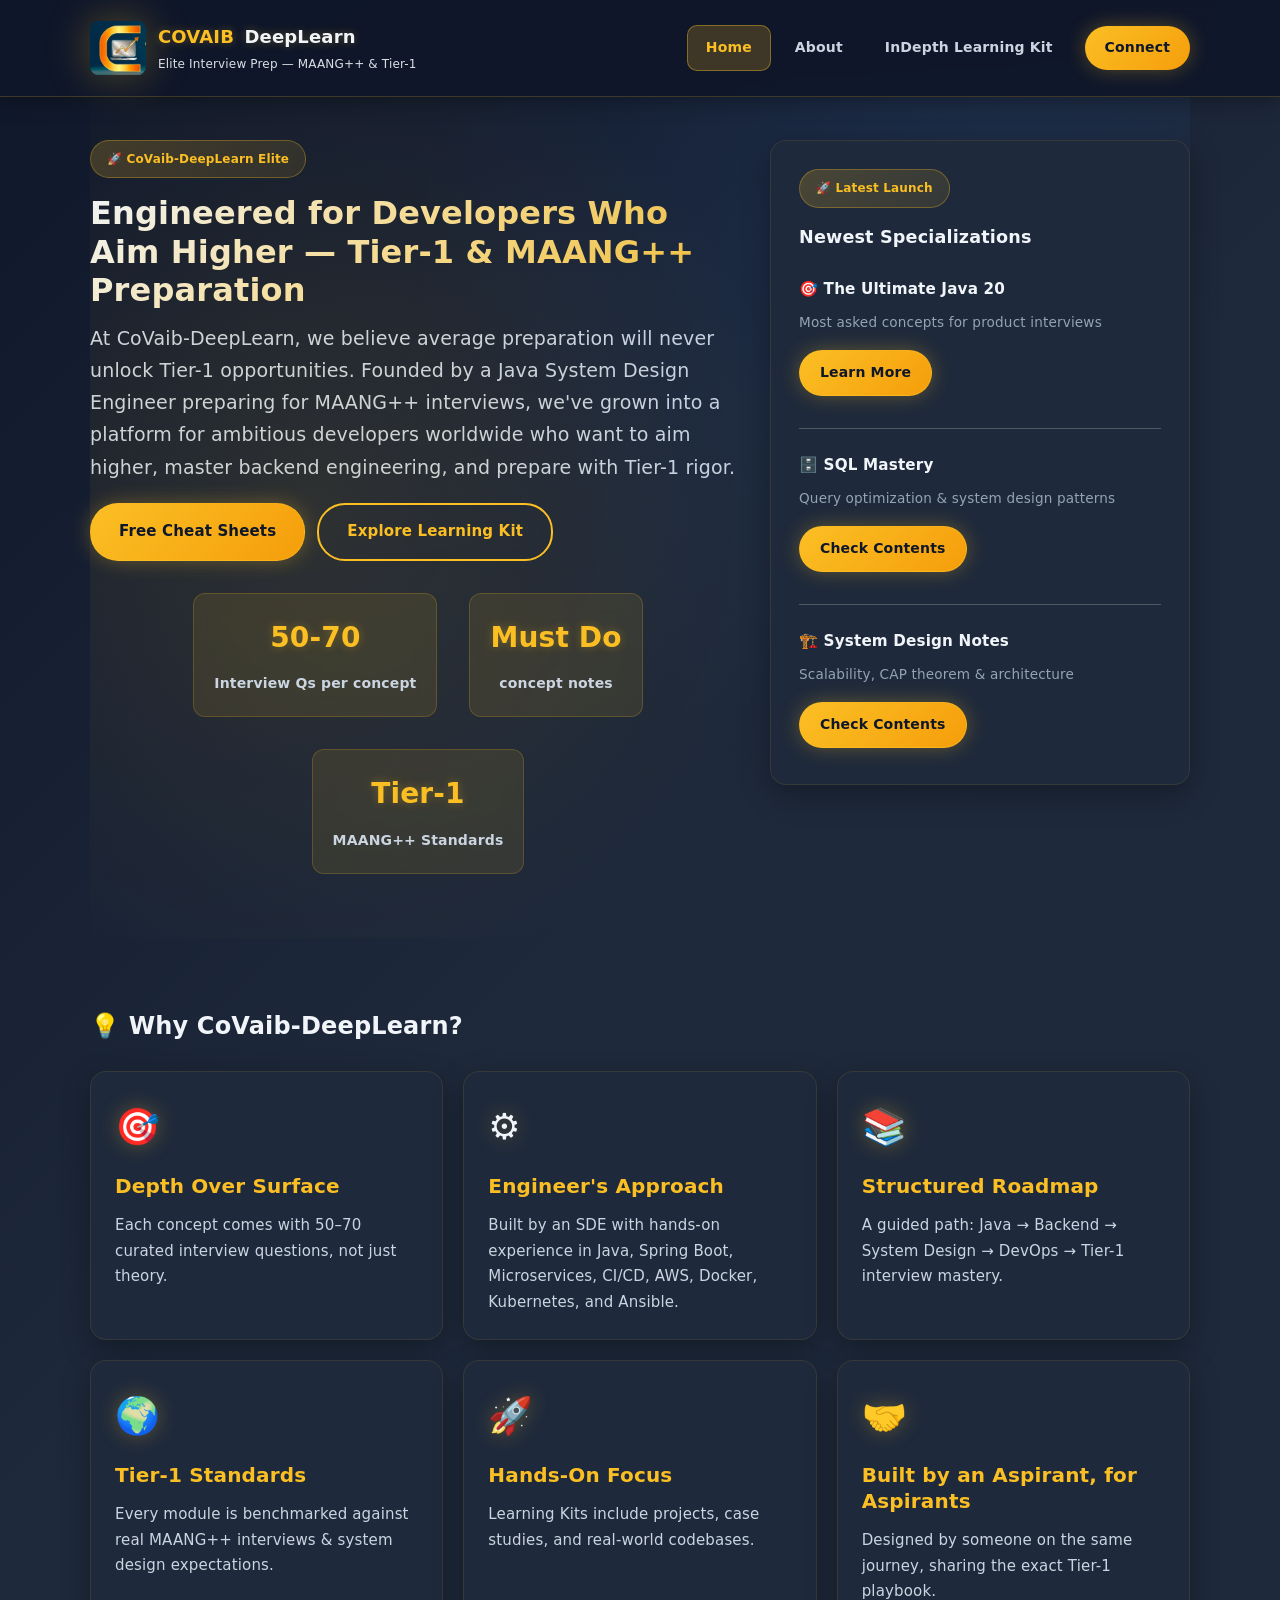
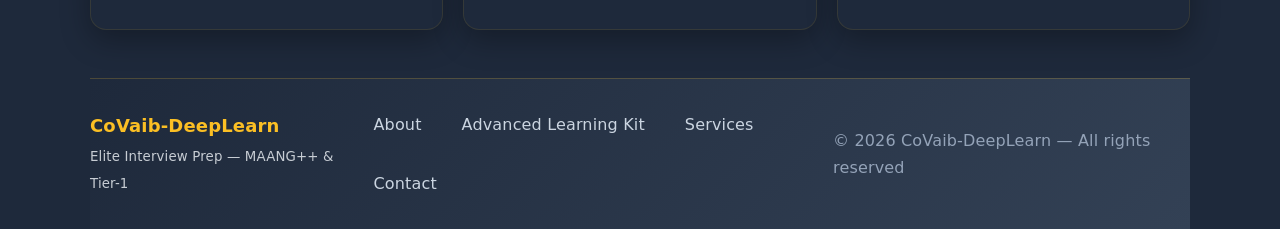
<file: index.html>
<!doctype html>
<html lang="en">

<head>
  <meta charset="utf-8" />
  <meta name="viewport" content="width=device-width,initial-scale=1" />
  <title>CoVaib-DeepLearn — Elite Tier-1 Interview Prep</title>
  <meta name="description"
    content="CoVaib-DeepLearn — Java, System Design, Microservices, Spring Boot, Advanced SQL. Learn with project-backed Tier-1 rigor." />
  <link rel="stylesheet" href="assets/style.css" />
  <link rel="icon" href="assets/Logo.jpg" />
</head>

<body>
  <header class="site-header">
    <div class="wrap header-inner">
      <a class="brand" href="index.html">
        <img src="assets/Logo.jpg" alt="CoVaib-DeepLearn logo" class="logo" />
        <div class="brand-text">
          <strong class="brand-name">COVAIB <span class="brand-sub">DeepLearn</span></strong>
          <small>Elite Interview Prep — MAANG++ & Tier-1</small>
        </div>
      </a>

      <nav class="nav">
        <a href="index.html" aria-current="page">Home</a>
        <a href="about.html">About</a>
        <a href="courses.html">InDepth Learning Kit</a>
        <!-- <a href="services.html">Services</a>
        <a href="free-content.html">Free Content</a> -->
        <a href="contact.html" class="cta">Connect</a>
      </nav>
    </div>
  </header>

  <main>
    <!-- HERO -->
    <section class="hero wrap">
      <div class="hero-left">
        <span class="badge">🚀 CoVaib-DeepLearn Elite</span>
        <h1>Engineered for Developers Who Aim Higher — Tier-1 & MAANG++ Preparation</h1>
        <p class="lead">At CoVaib-DeepLearn, we believe average preparation will never unlock Tier-1 opportunities.
          Founded by a Java System Design Engineer preparing for MAANG++ interviews, we've grown into a platform for
          ambitious developers worldwide who want to aim higher, master backend engineering, and prepare with Tier-1
          rigor.</p>

        <div class="actions">
          <a class="btn primary" href="cheat-sheets.html">Free Cheat Sheets</a>
          <a class="btn ghost" href="courses.html">Explore Learning Kit</a>
        </div>

        <div class="hero-stats">
          <div class="stat">
            <strong>50-70</strong>
            <span>Interview Qs per concept</span>
          </div>
          <div class="stat">
            <strong>Must Do</strong>
            <span>concept notes</span>
          </div>
          <div class="stat">
            <strong>Tier-1</strong>
            <span>MAANG++ Standards</span>
          </div>
        </div>
      </div>

      <aside class="hero-right card">
        <span class="badge">🚀 Latest Launch</span>
        <h3 style="font-size: 1.1rem; margin: 1rem 0 1.5rem;">Newest Specializations</h3>

        <div style="margin-bottom: 1.5rem;">
          <h4 style="margin: 0.5rem 0; font-size: 0.95rem;">🎯 The Ultimate Java 20</h4>
          <p class="muted" style="font-size: 0.85rem; margin: 0.5rem 0;">Most asked concepts for product interviews</p>
          <a class="btn small" href="courses.html#live-course" style="display: inline-block; margin-top: 0.5rem;">Learn
            More</a>
        </div>

        <div style="margin-bottom: 1.5rem; padding-top: 1rem; border-top: 1px solid rgba(200,200,200,0.3);">
          <h4 style="margin: 0.5rem 0; font-size: 0.95rem;">🗄️ SQL Mastery</h4>
          <p class="muted" style="font-size: 0.85rem; margin: 0.5rem 0;">Query optimization & system design patterns</p>
          <a class="btn small" href="sql.html" style="display: inline-block; margin-top: 0.5rem;">Check Contents</a>
        </div>

        <div style="padding-top: 1rem; border-top: 1px solid rgba(200,200,200,0.3);">
          <h4 style="margin: 0.5rem 0; font-size: 0.95rem;">🏗️ System Design Notes</h4>
          <p class="muted" style="font-size: 0.85rem; margin: 0.5rem 0;">Scalability, CAP theorem & architecture</p>
          <a class="btn small" href="systemdesign.html" style="display: inline-block; margin-top: 0.5rem;">Check
            Contents</a>
        </div>
      </aside>
    </section>

    <!-- FEATURED COURSES -->


    <!-- WHY COVAIB -->
    <section id="why-covaib" class="wrap section">
      <h2>💡 Why CoVaib-DeepLearn?</h2>
      <div class="features-grid">
        <div class="feature-card">
          <div class="feature-icon">🎯</div>
          <h3>Depth Over Surface</h3>
          <p>Each concept comes with 50–70 curated interview questions, not just theory.</p>
        </div>
        <div class="feature-card">
          <div class="feature-icon">⚙️</div>
          <h3>Engineer's Approach</h3>
          <p>Built by an SDE with hands-on experience in Java, Spring Boot, Microservices, CI/CD, AWS, Docker,
            Kubernetes, and Ansible.</p>
        </div>
        <div class="feature-card">
          <div class="feature-icon">📚</div>
          <h3>Structured Roadmap</h3>
          <p>A guided path: Java → Backend → System Design → DevOps → Tier-1 interview mastery.</p>
        </div>
        <div class="feature-card">
          <div class="feature-icon">🌍</div>
          <h3>Tier-1 Standards</h3>
          <p>Every module is benchmarked against real MAANG++ interviews & system design expectations.</p>
        </div>
        <div class="feature-card">
          <div class="feature-icon">🚀</div>
          <h3>Hands-On Focus</h3>
          <p>Learning Kits include projects, case studies, and real-world codebases.</p>
        </div>
        <div class="feature-card">
          <div class="feature-icon">🤝</div>
          <h3>Built by an Aspirant, for Aspirants</h3>
          <p>Designed by someone on the same journey, sharing the exact Tier-1 playbook.</p>
        </div>
      </div>
    </section>



    <!-- FREE CHEAT SHEETS -->

  </main>

  <footer class="site-footer">
    <div class="wrap footer-inner">
      <div>
        <strong>CoVaib-DeepLearn</strong><br />
        <small class="muted">Elite Interview Prep — MAANG++ & Tier-1</small>
      </div>
      <div class="footer-actions">
        <a href="about.html">About</a>
        <a href="courses.html">Advanced Learning Kit</a>
        <a href="services.html">Services</a>
        <a href="contact.html">Contact</a>
      </div>
      <div class="muted">© <span id="year"></span> CoVaib-DeepLearn — All rights reserved</div>
    </div>
  </footer>

  <a href="#top" id="backToTop" class="back-to-top"><span class="btn ghost">Back to top ↑</span></a>

  <script>
    document.getElementById('year').textContent = new Date().getFullYear();
    const backToTop = document.getElementById('backToTop');
    window.addEventListener('scroll', () => {
      if (window.scrollY > 300) { backToTop.classList.add('show') } else { backToTop.classList.remove('show') }
    });
    // offer banner close (persist for session) and dynamic positioning
    (function () {
      const banner = document.getElementById('offerBanner');
      const close = document.getElementById('offerClose');
      const body = document.body;
      const header = document.querySelector('.site-header');
      function updateBannerPosition() {
        if (header && banner) {
          const headerHeight = header.offsetHeight;
          banner.style.top = headerHeight + 'px';
        }
      }
      function updateBannerState() {
        if (banner && banner.style.display !== 'none') {
          body.classList.add('has-offer-banner');
          updateBannerPosition();
        } else {
          body.classList.remove('has-offer-banner');
        }
      }
      if (sessionStorage.getItem('offerDismissed') === '1') {
        if (banner) banner.style.display = 'none';
      } else {
        body.classList.add('has-offer-banner');
      }
      updateBannerPosition();
      updateBannerState();
      window.addEventListener('resize', updateBannerPosition);
      close && close.addEventListener('click', () => {
        if (banner) banner.style.display = 'none';
        sessionStorage.setItem('offerDismissed', '1');
        body.classList.remove('has-offer-banner');
      });
    })();
    // explore toggle
    document.querySelectorAll('.explore-toggle').forEach(btn => {
      btn.addEventListener('click', () => {
        const sel = btn.getAttribute('data-target');
        const panel = sel ? document.querySelector(sel) : btn.parentElement.nextElementSibling;
        if (panel) { panel.style.display = panel.style.display === 'block' ? 'none' : 'block' }
      })
    });
  </script>
</body>

</html>
</file>
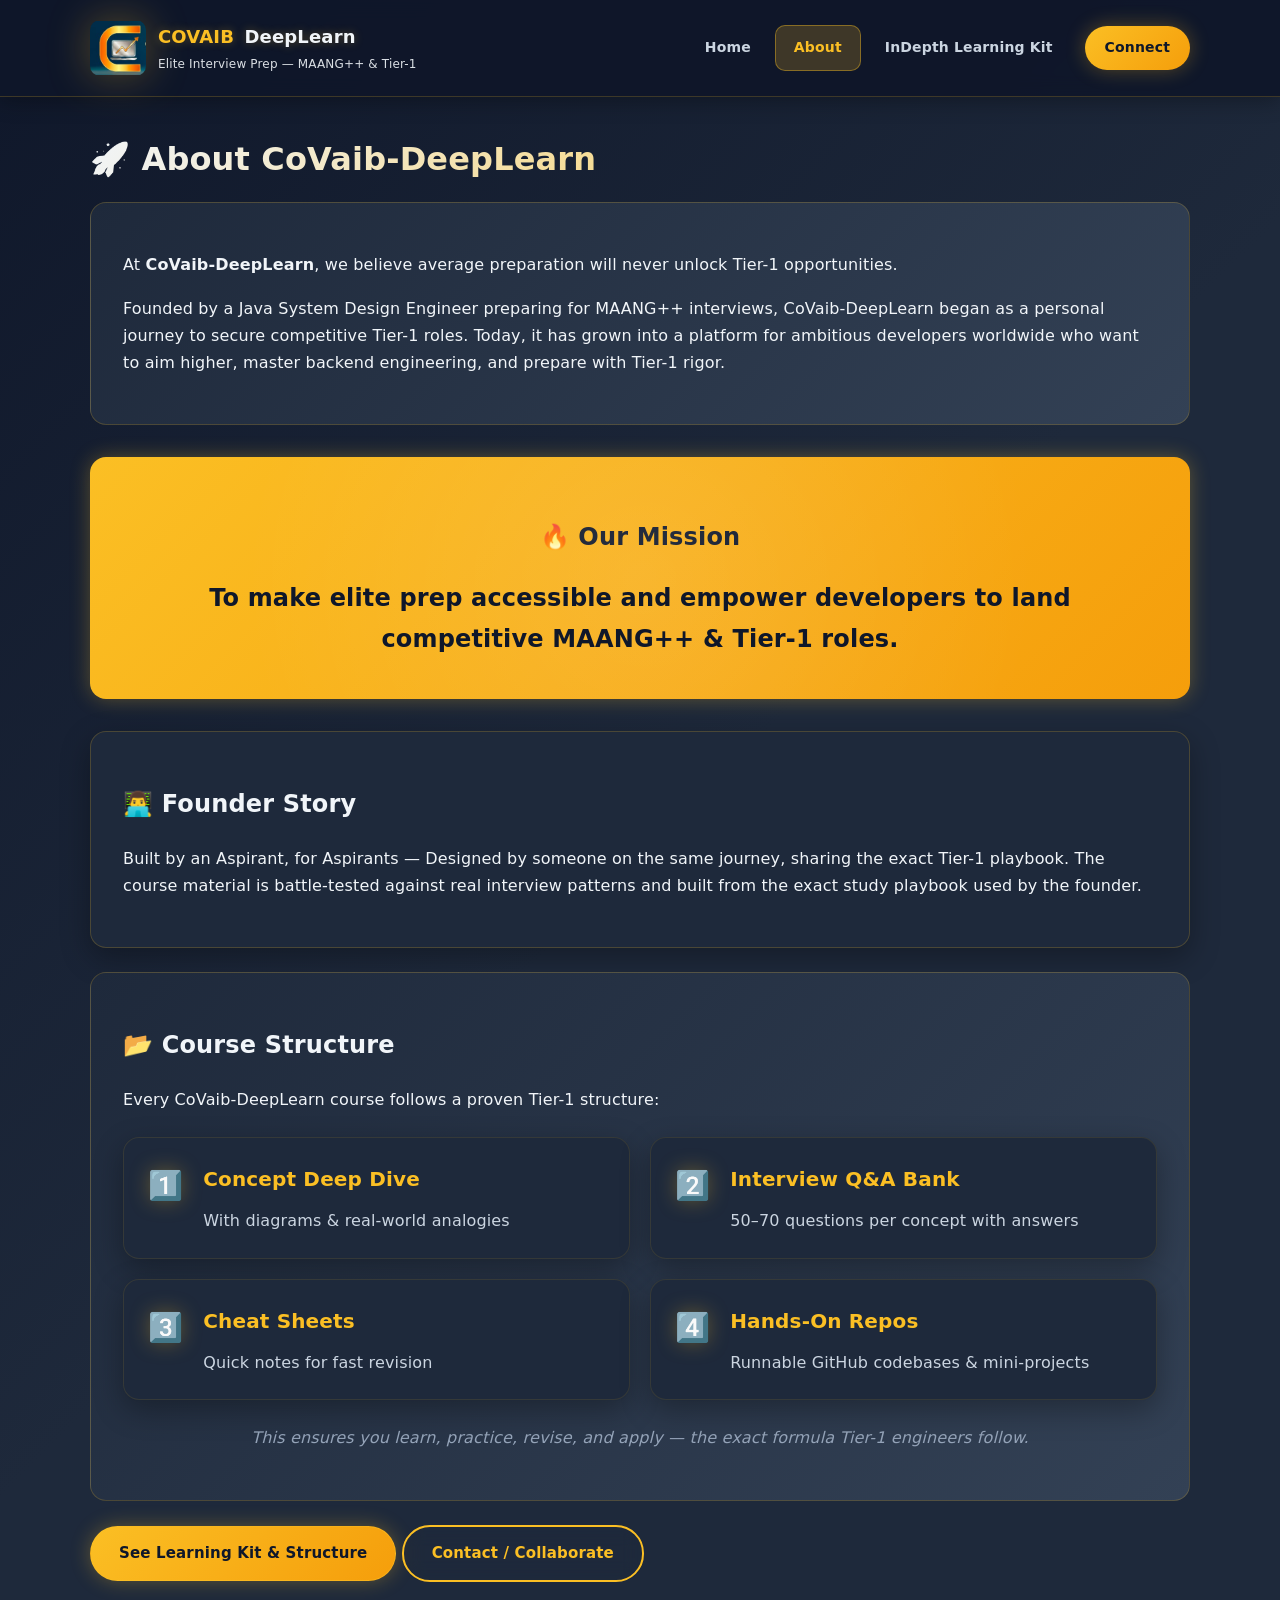
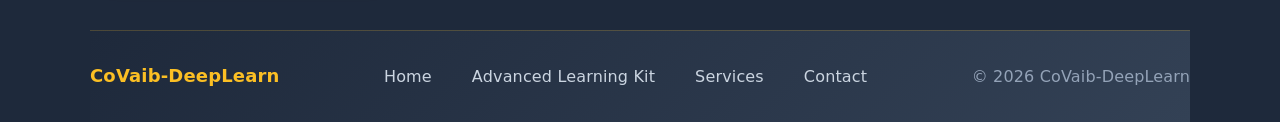
<file: about.html>
<!doctype html>
<html lang="en">

<head>
  <meta charset="utf-8" />
  <meta name="viewport" content="width=device-width,initial-scale=1" />
  <title>About — CoVaib-DeepLearn</title>
  <link rel="stylesheet" href="assets/style.css" />
</head>

<body>
  <header class="site-header">
    <div class="wrap header-inner">
      <a class="brand" href="index.html">
        <img src="assets/Logo.jpg" alt="Logo" class="logo" />
        <div class="brand-text">
          <strong class="brand-name">COVAIB <span class="brand-sub">DeepLearn</span></strong>
          <small>Elite Interview Prep — MAANG++ & Tier-1</small>
        </div>
      </a>
      <nav class="nav">
        <a href="index.html">Home</a>
        <a href="about.html" aria-current="page">About</a>
        <a href="courses.html">InDepth Learning Kit</a>
        <!-- <a href="services.html">Services</a>
        <a href="free-content.html">Free Content</a> -->
        <a href="contact.html" class="cta">Connect</a>
      </nav>
    </div>
  </header>

  <main class="wrap section">
    <h1>🚀 About CoVaib-DeepLearn</h1>

    <div class="about-intro">
      <p>At <strong>CoVaib-DeepLearn</strong>, we believe average preparation will never unlock Tier-1 opportunities.
      </p>

      <p>Founded by a Java System Design Engineer preparing for MAANG++ interviews, CoVaib-DeepLearn began as a personal
        journey to secure competitive Tier-1 roles. Today, it has grown into a platform for ambitious developers
        worldwide who want to aim higher, master backend engineering, and prepare with Tier-1 rigor.</p>
    </div>

    <div class="mission-section">
      <h2>🔥 Our Mission</h2>
      <p class="mission-text">To make elite prep accessible and empower developers to land competitive MAANG++ & Tier-1
        roles.</p>
    </div>

    <div class="founder-story">
      <h2>👨‍💻 Founder Story</h2>
      <p>Built by an Aspirant, for Aspirants — Designed by someone on the same journey, sharing the exact Tier-1
        playbook. The course material is battle-tested against real interview patterns and built from the exact study
        playbook used by the founder.</p>
    </div>

    <div class="course-structure">
      <h2>📂 Course Structure</h2>
      <p>Every CoVaib-DeepLearn course follows a proven Tier-1 structure:</p>
      <div class="structure-steps">
        <div class="step">
          <div class="step-number">1️⃣</div>
          <div class="step-content">
            <h3>Concept Deep Dive</h3>
            <p>With diagrams & real-world analogies</p>
          </div>
        </div>
        <div class="step">
          <div class="step-number">2️⃣</div>
          <div class="step-content">
            <h3>Interview Q&A Bank</h3>
            <p>50–70 questions per concept with answers</p>
          </div>
        </div>
        <div class="step">
          <div class="step-number">3️⃣</div>
          <div class="step-content">
            <h3>Cheat Sheets</h3>
            <p>Quick notes for fast revision</p>
          </div>
        </div>
        <div class="step">
          <div class="step-number">4️⃣</div>
          <div class="step-content">
            <h3>Hands-On Repos</h3>
            <p>Runnable GitHub codebases & mini-projects</p>
          </div>
        </div>
      </div>
      <p class="structure-note">This ensures you learn, practice, revise, and apply — the exact formula Tier-1 engineers
        follow.</p>
    </div>

    <div style="margin-top:18px">
      <a class="btn" href="courses.html">See Learning Kit & Structure</a>
      <a class="btn ghost" href="contact.html">Contact / Collaborate</a>
    </div>
  </main>

  <footer class="site-footer">
    <div class="wrap footer-inner">
      <div><strong>CoVaib-DeepLearn</strong></div>
      <div class="footer-actions">
        <a href="index.html">Home</a>
        <a href="courses.html">Advanced Learning Kit</a>
        <a href="services.html">Services</a>
        <a href="contact.html">Contact</a>
      </div>
      <div class="muted">© <span id="year2"></span> CoVaib-DeepLearn</div>
    </div>
  </footer>

  <a href="#top" id="backToTop" class="back-to-top"><span class="btn ghost">Back to top ↑</span></a>

  <script>
    document.getElementById('year2').textContent = new Date().getFullYear();
    const backToTop = document.getElementById('backToTop');
    window.addEventListener('scroll', () => {
      if (window.scrollY > 300) { backToTop.classList.add('show') } else { backToTop.classList.remove('show') }
    });
    // offer banner close and dynamic positioning
    (function () {
      const banner = document.getElementById('offerBanner');
      const close = document.getElementById('offerClose');
      const body = document.body;
      const header = document.querySelector('.site-header');
      function updateBannerPosition() {
        if (header && banner) {
          const headerHeight = header.offsetHeight;
          banner.style.top = headerHeight + 'px';
        }
      }
      function updateBannerState() {
        if (banner && banner.style.display !== 'none') {
          body.classList.add('has-offer-banner');
          updateBannerPosition();
        } else {
          body.classList.remove('has-offer-banner');
        }
      }
      if (sessionStorage.getItem('offerDismissed') === '1') {
        if (banner) banner.style.display = 'none';
      } else {
        body.classList.add('has-offer-banner');
      }
      updateBannerPosition();
      updateBannerState();
      window.addEventListener('resize', updateBannerPosition);
      close && close.addEventListener('click', () => {
        if (banner) banner.style.display = 'none';
        sessionStorage.setItem('offerDismissed', '1');
        body.classList.remove('has-offer-banner');
      });
    })();
  </script>
</body>

</html>
</file>
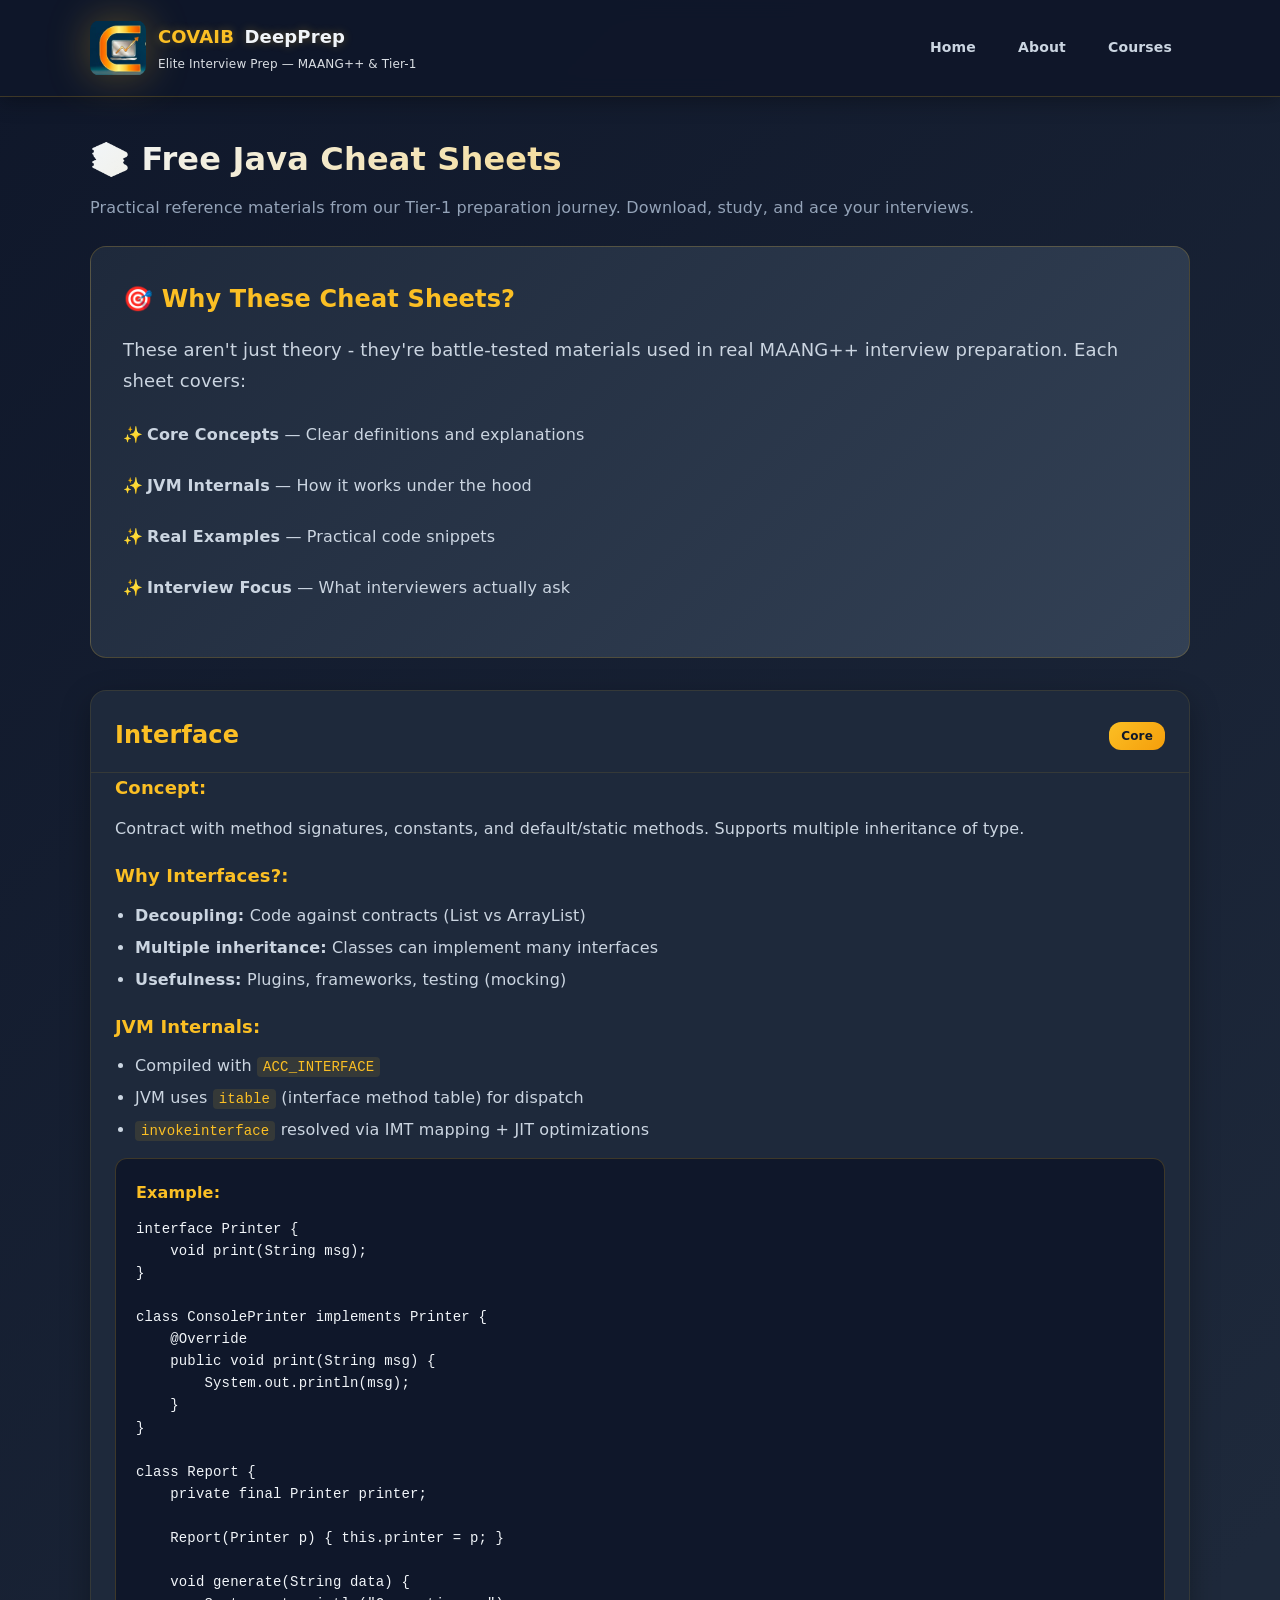
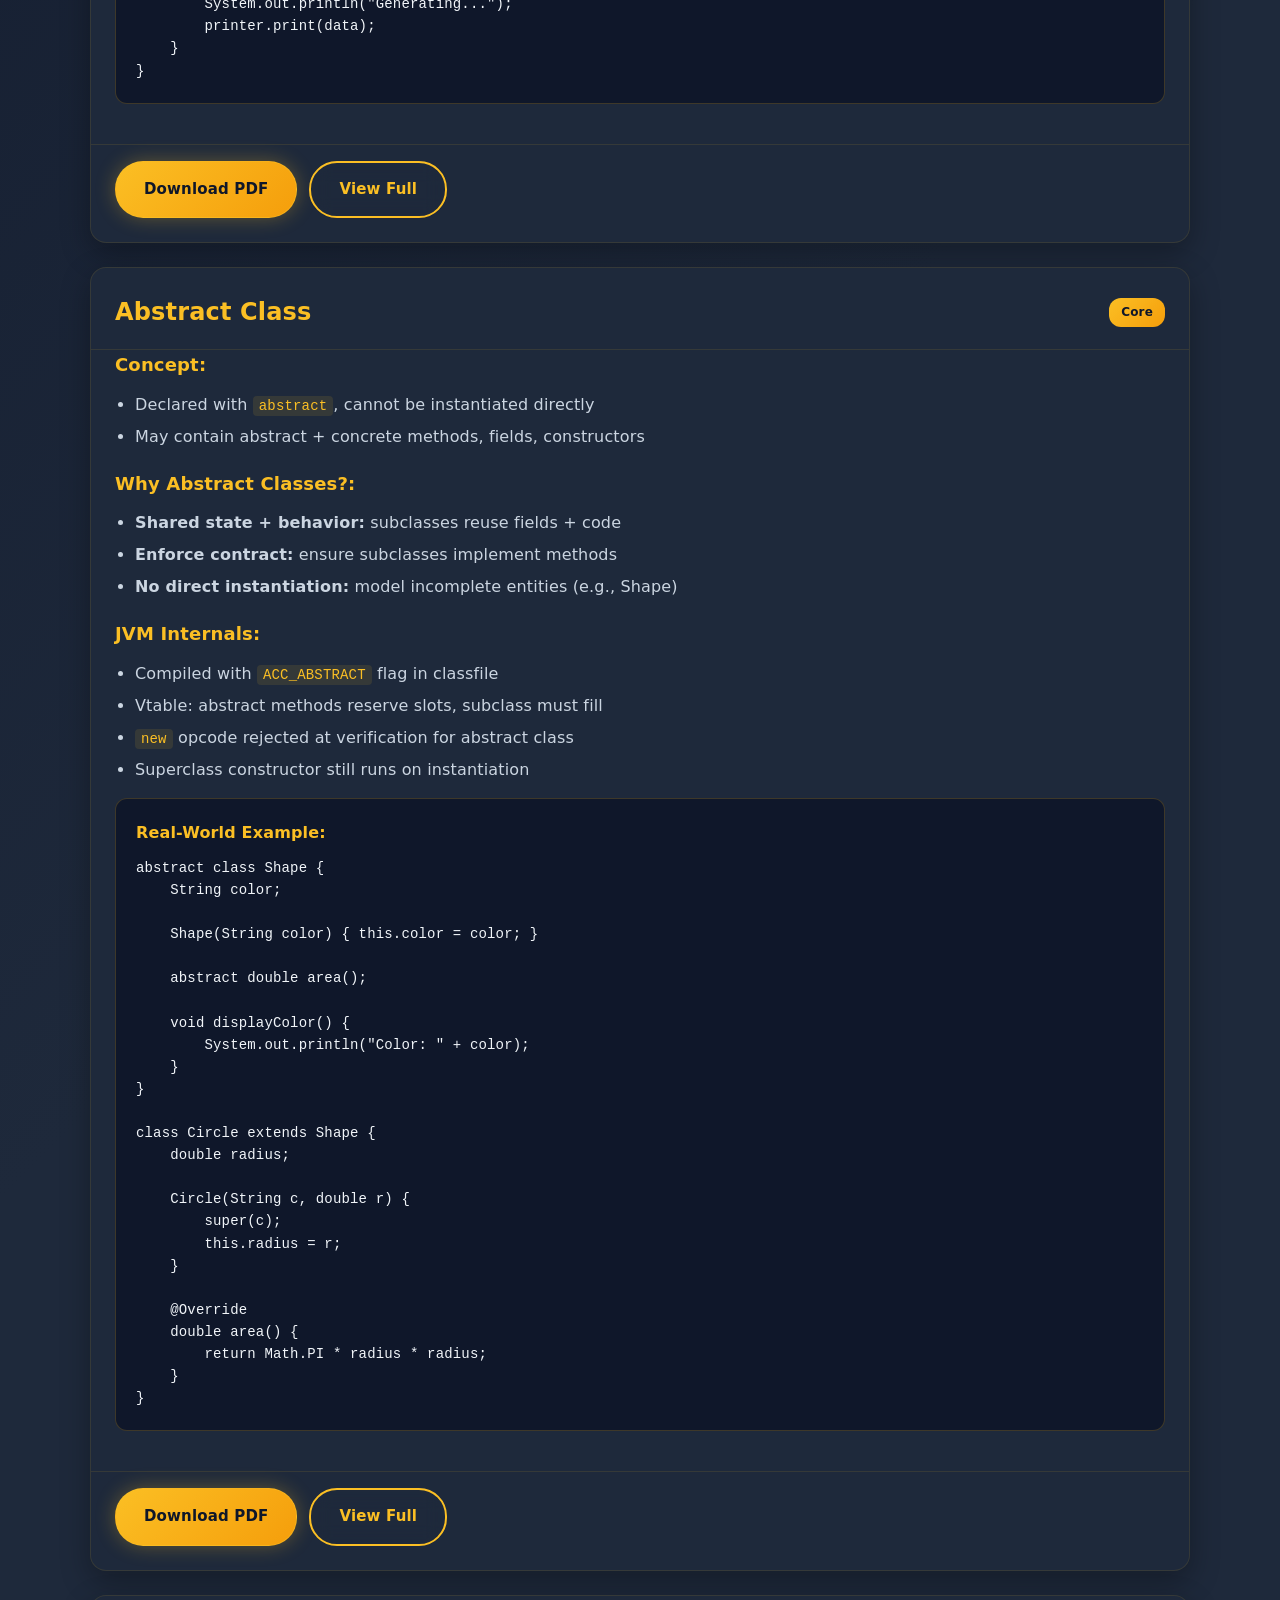
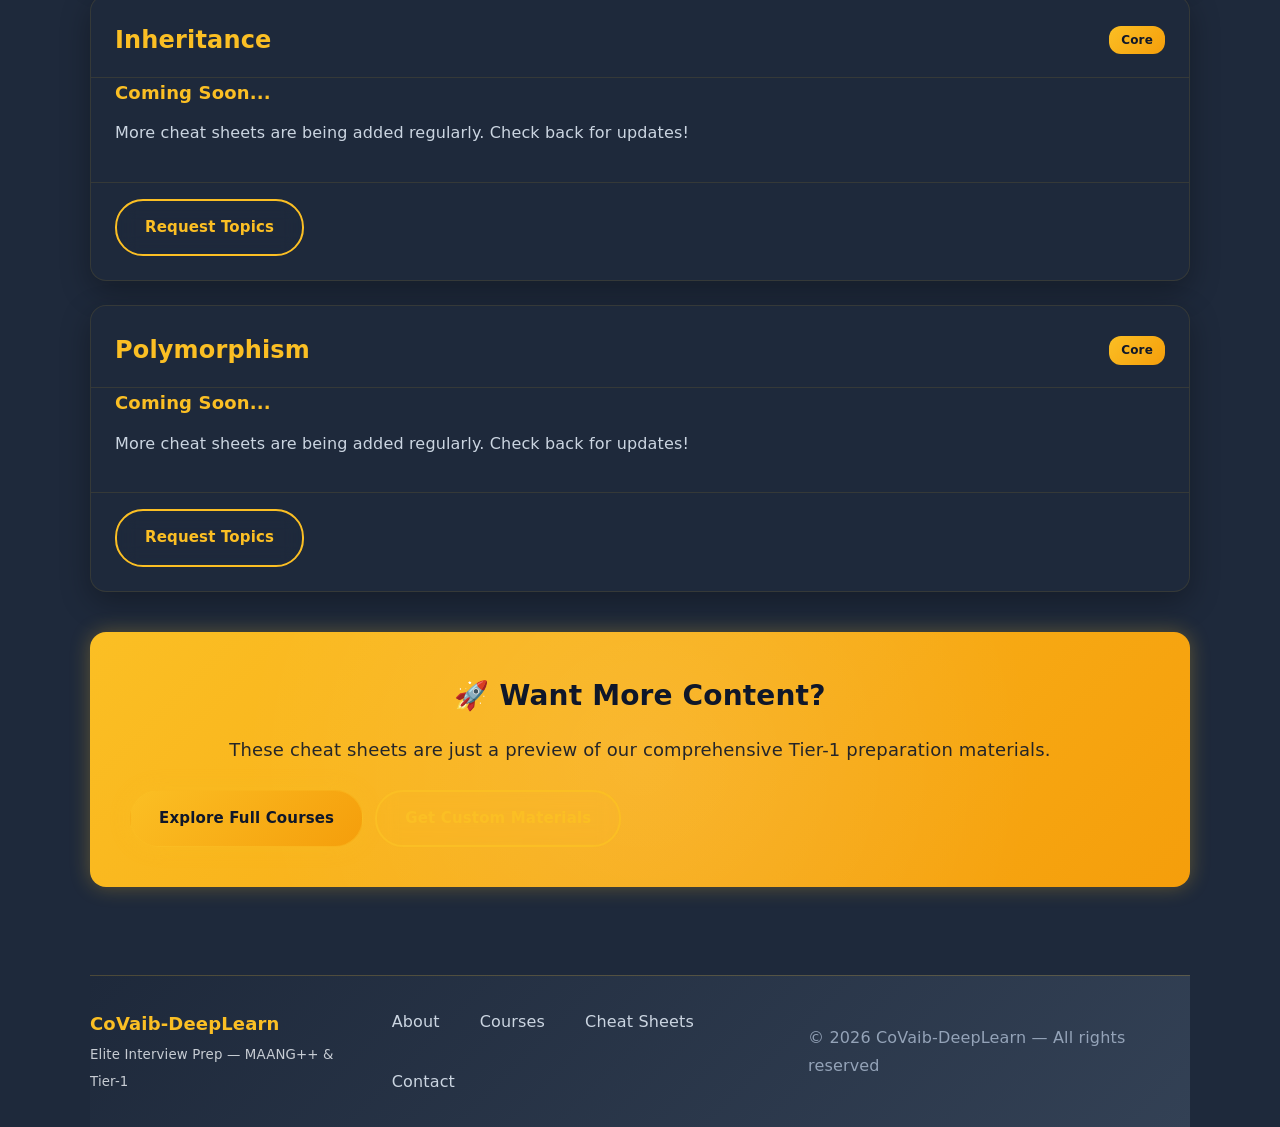
<file: cheat-sheets.html>
<!doctype html>
<html lang="en">

<head>
  <meta charset="utf-8" />
  <meta name="viewport" content="width=device-width,initial-scale=1" />
  <title>Java Cheat Sheets — CoVaib-DeepLearn</title>
  <meta name="description"
    content="Free Java cheat sheets covering OOP concepts, interfaces, abstract classes, and more. Practical reference materials for interview preparation." />
  <link rel="stylesheet" href="assets/style.css" />
  <link rel="icon" href="assets/logo-512.png" />
</head>

<body>
  <header class="site-header">
    <div class="wrap header-inner">
      <a class="brand" href="index.html">
        <img src="assets/Logo.jpg" alt="CoVaib-DeepLearn logo" class="logo" />
        <div class="brand-text">
          <strong class="brand-name">COVAIB <span class="brand-sub">DeepPrep</span></strong>
          <small>Elite Interview Prep — MAANG++ & Tier-1</small>
        </div>
      </a>

      <nav class="nav">
        <a href="index.html">Home</a>
        <a href="about.html">About</a>
        <a href="courses.html">Courses</a>
        <!-- <a href="free-content.html">Free Content</a>
        <a href="contact.html" class="cta">Connect</a> -->
      </nav>
    </div>
  </header>

  <main class="wrap section">
    <h1>📚 Free Java Cheat Sheets</h1>
    <p class="muted">Practical reference materials from our Tier-1 preparation journey. Download, study, and ace your
      interviews.</p>

    <div class="cheat-sheets-intro">
      <h2>🎯 Why These Cheat Sheets?</h2>
      <p>These aren't just theory - they're battle-tested materials used in real MAANG++ interview preparation. Each
        sheet covers:</p>
      <ul class="bullet">
        <li><strong>Core Concepts</strong> — Clear definitions and explanations</li>
        <li><strong>JVM Internals</strong> — How it works under the hood</li>
        <li><strong>Real Examples</strong> — Practical code snippets</li>
        <li><strong>Interview Focus</strong> — What interviewers actually ask</li>
      </ul>
    </div>

    <div class="cheat-sheets-grid">
      <div class="cheat-sheet-card">
        <div class="cheat-sheet-header">
          <h3>Interface</h3>
          <span class="difficulty-badge">Core</span>
        </div>
        <div class="cheat-sheet-preview">
          <h4>Concept:</h4>
          <p>Contract with method signatures, constants, and default/static methods. Supports multiple inheritance of
            type.</p>

          <h4>Why Interfaces?:</h4>
          <ul>
            <li><strong>Decoupling:</strong> Code against contracts (List vs ArrayList)</li>
            <li><strong>Multiple inheritance:</strong> Classes can implement many interfaces</li>
            <li><strong>Usefulness:</strong> Plugins, frameworks, testing (mocking)</li>
          </ul>

          <h4>JVM Internals:</h4>
          <ul>
            <li>Compiled with <code>ACC_INTERFACE</code></li>
            <li>JVM uses <code>itable</code> (interface method table) for dispatch</li>
            <li><code>invokeinterface</code> resolved via IMT mapping + JIT optimizations</li>
          </ul>

          <div class="code-example">
            <h4>Example:</h4>
            <pre><code>interface Printer {
    void print(String msg);
}

class ConsolePrinter implements Printer {
    @Override
    public void print(String msg) {
        System.out.println(msg);
    }
}

class Report {
    private final Printer printer;
    
    Report(Printer p) { this.printer = p; }
    
    void generate(String data) {
        System.out.println("Generating...");
        printer.print(data);
    }
}</code></pre>
          </div>
        </div>
        <div class="cheat-sheet-actions">
          <a href="#" class="btn primary">Download PDF</a>
          <a href="#" class="btn ghost">View Full</a>
        </div>
      </div>

      <div class="cheat-sheet-card">
        <div class="cheat-sheet-header">
          <h3>Abstract Class</h3>
          <span class="difficulty-badge">Core</span>
        </div>
        <div class="cheat-sheet-preview">
          <h4>Concept:</h4>
          <ul>
            <li>Declared with <code>abstract</code>, cannot be instantiated directly</li>
            <li>May contain abstract + concrete methods, fields, constructors</li>
          </ul>

          <h4>Why Abstract Classes?:</h4>
          <ul>
            <li><strong>Shared state + behavior:</strong> subclasses reuse fields + code</li>
            <li><strong>Enforce contract:</strong> ensure subclasses implement methods</li>
            <li><strong>No direct instantiation:</strong> model incomplete entities (e.g., Shape)</li>
          </ul>

          <h4>JVM Internals:</h4>
          <ul>
            <li>Compiled with <code>ACC_ABSTRACT</code> flag in classfile</li>
            <li>Vtable: abstract methods reserve slots, subclass must fill</li>
            <li><code>new</code> opcode rejected at verification for abstract class</li>
            <li>Superclass constructor still runs on instantiation</li>
          </ul>

          <div class="code-example">
            <h4>Real-World Example:</h4>
            <pre><code>abstract class Shape {
    String color;
    
    Shape(String color) { this.color = color; }
    
    abstract double area();
    
    void displayColor() {
        System.out.println("Color: " + color);
    }
}

class Circle extends Shape {
    double radius;
    
    Circle(String c, double r) { 
        super(c); 
        this.radius = r; 
    }
    
    @Override
    double area() { 
        return Math.PI * radius * radius; 
    }
}</code></pre>
          </div>
        </div>
        <div class="cheat-sheet-actions">
          <a href="#" class="btn primary">Download PDF</a>
          <a href="#" class="btn ghost">View Full</a>
        </div>
      </div>

      <div class="cheat-sheet-card">
        <div class="cheat-sheet-header">
          <h3>Inheritance</h3>
          <span class="difficulty-badge">Core</span>
        </div>
        <div class="cheat-sheet-preview">
          <h4>Coming Soon...</h4>
          <p>More cheat sheets are being added regularly. Check back for updates!</p>
        </div>
        <div class="cheat-sheet-actions">
          <a href="contact.html" class="btn ghost">Request Topics</a>
        </div>
      </div>

      <div class="cheat-sheet-card">
        <div class="cheat-sheet-header">
          <h3>Polymorphism</h3>
          <span class="difficulty-badge">Core</span>
        </div>
        <div class="cheat-sheet-preview">
          <h4>Coming Soon...</h4>
          <p>More cheat sheets are being added regularly. Check back for updates!</p>
        </div>
        <div class="cheat-sheet-actions">
          <a href="contact.html" class="btn ghost">Request Topics</a>
        </div>
      </div>
    </div>

    <div class="cheat-sheets-cta">
      <h2>🚀 Want More Content?</h2>
      <p>These cheat sheets are just a preview of our comprehensive Tier-1 preparation materials.</p>
      <div class="actions">
        <a class="btn primary" href="courses.html">Explore Full Courses</a>
        <a class="btn ghost" href="contact.html">Get Custom Materials</a>
      </div>
    </div>
  </main>

  <footer class="site-footer">
    <div class="wrap footer-inner">
      <div>
        <strong>CoVaib-DeepLearn</strong><br />
        <small class="muted">Elite Interview Prep — MAANG++ & Tier-1</small>
      </div>
      <div class="footer-actions">
        <a href="about.html">About</a>
        <a href="courses.html">Courses</a>
        <a href="cheat-sheets.html">Cheat Sheets</a>
        <a href="contact.html">Contact</a>
      </div>
      <div class="muted">© <span id="year"></span> CoVaib-DeepLearn — All rights reserved</div>
    </div>
  </footer>

  <a href="#top" id="backToTop" class="back-to-top"><span class="btn ghost">Back to top ↑</span></a>

  <script>
    document.getElementById('year').textContent = new Date().getFullYear();
    const backToTop = document.getElementById('backToTop');
    window.addEventListener('scroll', () => {
      if (window.scrollY > 300) { backToTop.classList.add('show') } else { backToTop.classList.remove('show') }
    });
    // offer banner close and dynamic positioning
    (function () {
      const banner = document.getElementById('offerBanner');
      const close = document.getElementById('offerClose');
      const body = document.body;
      const header = document.querySelector('.site-header');
      function updateBannerPosition() {
        if (header && banner) {
          const headerHeight = header.offsetHeight;
          banner.style.top = headerHeight + 'px';
        }
      }
      function updateBannerState() {
        if (banner && banner.style.display !== 'none') {
          body.classList.add('has-offer-banner');
          updateBannerPosition();
        } else {
          body.classList.remove('has-offer-banner');
        }
      }
      if (sessionStorage.getItem('offerDismissed') === '1') {
        if (banner) banner.style.display = 'none';
      } else {
        body.classList.add('has-offer-banner');
      }
      updateBannerPosition();
      updateBannerState();
      window.addEventListener('resize', updateBannerPosition);
      close && close.addEventListener('click', () => {
        if (banner) banner.style.display = 'none';
        sessionStorage.setItem('offerDismissed', '1');
        body.classList.remove('has-offer-banner');
      });
    })();
  </script>
</body>

</html>
</file>
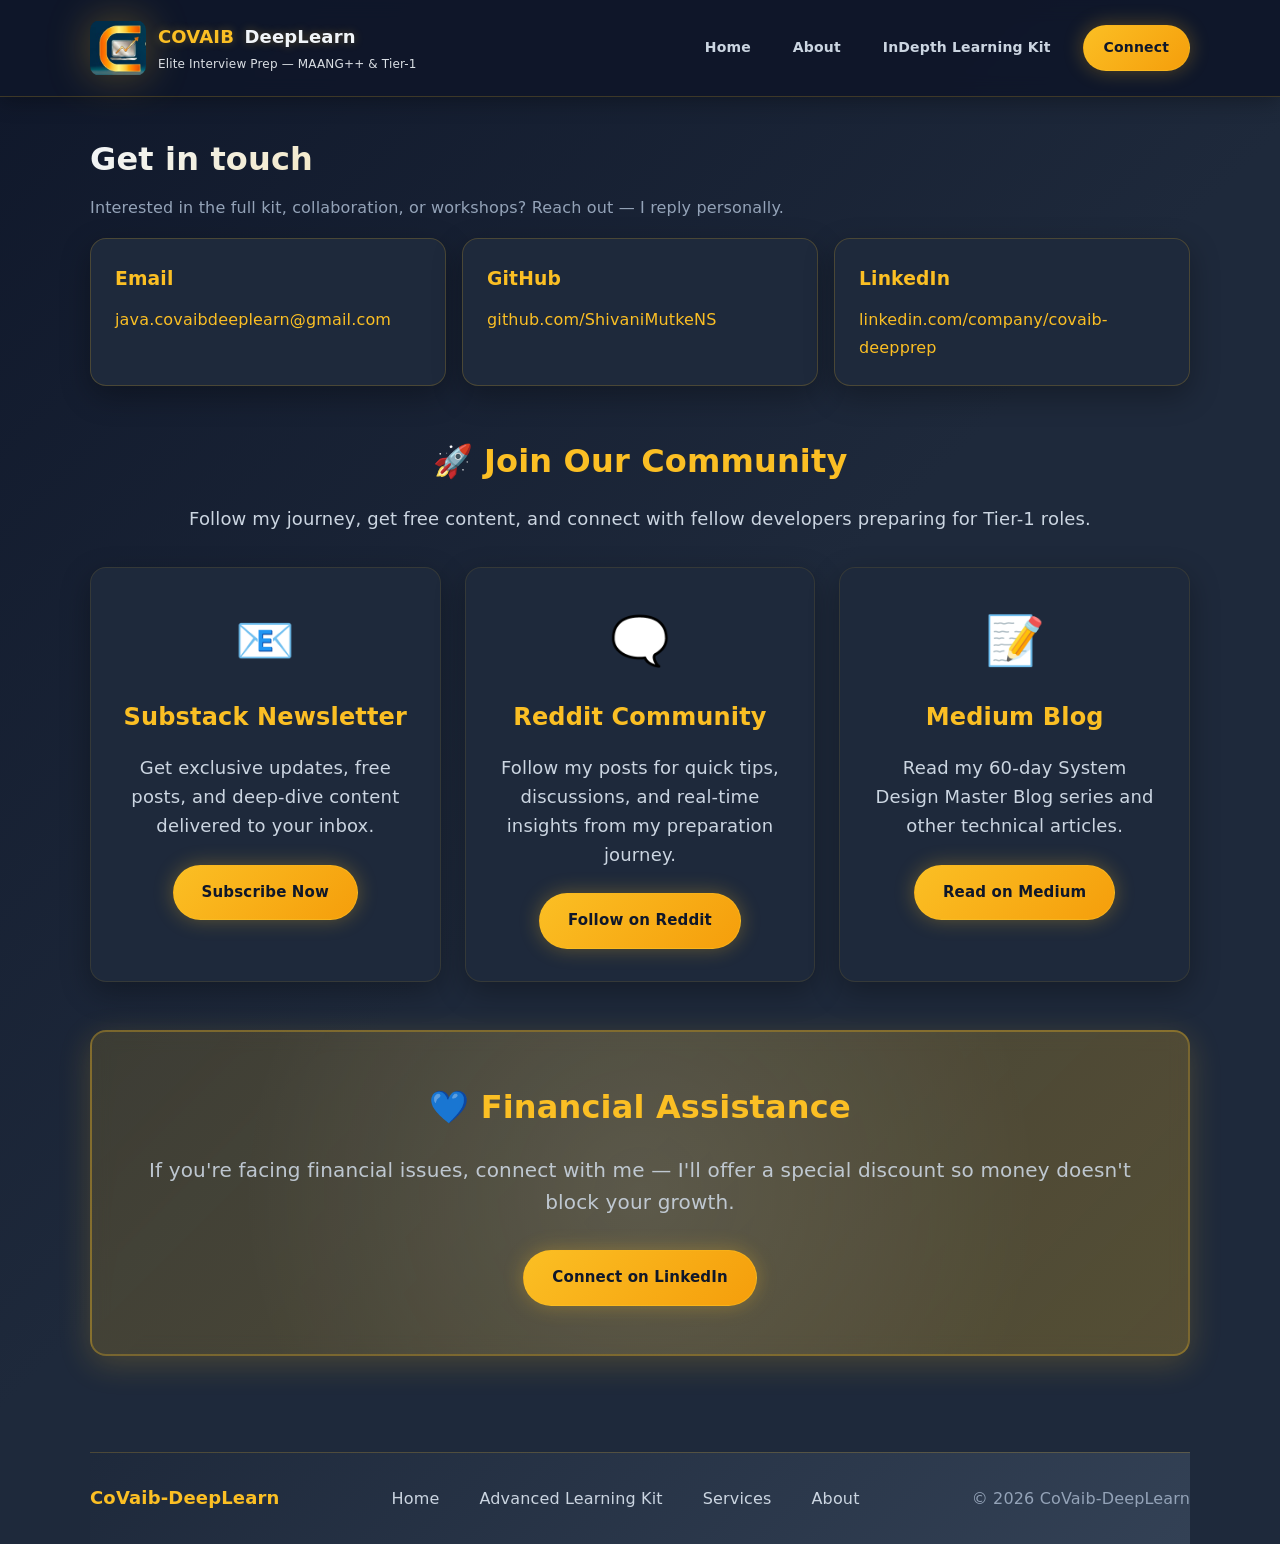
<file: contact.html>
<!doctype html>
<html lang="en">

<head>
  <meta charset="utf-8" />
  <meta name="viewport" content="width=device-width,initial-scale=1" />
  <title>Contact — CoVaib-DeepLearn</title>
  <link rel="stylesheet" href="assets/style.css" />
</head>

<body>
  <header class="site-header">
    <div class="wrap header-inner">
      <a class="brand" href="index.html">
        <img src="assets/Logo.jpg" alt="logo" class="logo" />
        <div class="brand-text">
          <strong class="brand-name">COVAIB <span class="brand-sub">DeepLearn</span></strong>
          <small>Elite Interview Prep — MAANG++ & Tier-1</small>
        </div>
      </a>
      <nav class="nav">
        <a href="index.html">Home</a>
        <a href="about.html">About</a>
        <a href="courses.html">InDepth Learning Kit</a>
        <!-- <a href="services.html">Services</a>
        <a href="free-content.html">Free Content</a> -->
        <a href="contact.html" aria-current="page" class="cta">Connect</a>
      </nav>
    </div>
  </header>

  <main class="wrap section">
    <h1>Get in touch</h1>
    <p class="muted">Interested in the full kit, collaboration, or workshops? Reach out — I reply personally.</p>

    <div class="contact-grid">
      <div class="card">
        <h3>Email</h3>
        <p><a href="mailto:java.covaibdeeplearn@gmail.com">java.covaibdeeplearn@gmail.com</a></p>
      </div>
      <div class="card">
        <h3>GitHub</h3>
        <p><a href="https://github.com/ShivaniMutkeNS" target="_blank">github.com/ShivaniMutkeNS</a></p>
      </div>
      <div class="card">
        <h3>LinkedIn</h3>
        <p><a href="https://www.linkedin.com/company/covaib-deepprep/about/"
            target="_blank">linkedin.com/company/covaib-deepprep</a></p>
      </div>
    </div>

    <!-- 1:1 SESSION BOOKING CARD -->
    <!-- <div class="session-booking-section">
      <h2>🎯 Book a 1:1 Session</h2>
      <p class="muted">Ready to accelerate your learning? Book a personalized session with me.</p>

      <div class="session-booking-card">
        <div class="session-profile">
          <img src="assets/Logo.jpg" alt="CoVaib-DeepLearn" class="session-logo" />
          <div class="session-profile-info">
            <h3>Shivani Mutke</h3>
            <p class="session-title">Fintech Engineer | Founder and Backend Architect at CoVaib-DeepLearn</p>
            <p class="session-subtitle">Java & System Design Expert | 95+ Interviews Taken | Personalized
              Guidance/Mentorship</p>
          </div>
        </div>

        <div class="session-content">
          <p class="session-description">
            Get personalized guidance for your Tier-1 & MAANG++ preparation journey.
            I'll help you with Java concepts, System Design, career strategy, and interview preparation.
          </p>

          <div class="session-features">
            <div class="session-feature">
              <span class="feature-icon">☕</span>
              <span>Java & System Design</span>
            </div>
            <div class="session-feature">
              <span class="feature-icon">🎯</span>
              <span>Interview Preparation</span>
            </div>
            <div class="session-feature">
              <span class="feature-icon">💼</span>
              <span>Career Strategy</span>
            </div>
            <div class="session-feature">
              <span class="feature-icon">📄</span>
              <span>Resume Review</span>
            </div>
            <div class="session-feature">
              <span class="feature-icon">🌱</span>
              <span>1:1 Life Coach/Mentorship - Help to grow career personally and professionally</span>
            </div>
            <div class="session-feature">
              <span class="feature-icon">💻</span>
              <span>Freelance Work</span>
            </div>
            <div class="session-feature">
              <span class="feature-icon">🎓</span>
              <span>1:1 Advanced Tutoring Sessions</span>
            </div>
            <div class="session-feature">
              <span class="feature-icon">🐛</span>
              <span>1:1 Oppointment on bug fixing and development or project support</span>
            </div>
          </div>

          <div class="session-availability">
            <p class="availability-text">Available only on weekends for your convenience</p>
          </div>

          <div class="session-actions">
            <a href="https://topmate.io/covaib_deep_prep" target="_blank" class="btn primary">Book Your Session</a>
            <a href="mailto:shivanimutke2501@gmail.com" class="btn ghost">Email Me First</a>
          </div>
        </div>
      </div>
    </div> -->

    <div class="community-section">
      <h2>🚀 Join Our Community</h2>
      <p class="muted">Follow my journey, get free content, and connect with fellow developers preparing for Tier-1
        roles.</p>

      <div class="community-grid">
        <div class="community-card">
          <div class="community-icon">📧</div>
          <h3>Substack Newsletter</h3>
          <p>Get exclusive updates, free posts, and deep-dive content delivered to your inbox.</p>
          <a href="https://shivanimutke.substack.com/publish/posts/published" target="_blank"
            class="btn primary">Subscribe Now</a>
        </div>

        <div class="community-card">
          <div class="community-icon">🗨️</div>
          <h3>Reddit Community</h3>
          <p>Follow my posts for quick tips, discussions, and real-time insights from my preparation journey.</p>
          <a href="https://www.reddit.com/user/Deep_Onion841/" target="_blank" class="btn primary">Follow on Reddit</a>
        </div>

        <div class="community-card">
          <div class="community-icon">📝</div>
          <h3>Medium Blog</h3>
          <p>Read my 60-day System Design Master Blog series and other technical articles.</p>
          <a href="https://medium.com/@shivanimutke2501" target="_blank" class="btn primary">Read on Medium</a>
        </div>
      </div>
    </div>

    <div class="services-cta" style="margin-top:32px">
      <h2>💙 Financial Assistance</h2>
      <p>If you're facing financial issues, connect with me — I'll offer a special discount so money doesn't block your
        growth.</p>
      <div class="actions">
        <a class="btn primary" href="https://www.linkedin.com/company/covaib-deepprep/about/" target="_blank">Connect on
          LinkedIn</a>
        <!-- <a class="btn ghost" href="https://topmate.io/covaib_deep_prep" target="_blank">Schedule a Call</a> -->
      </div>
    </div>
  </main>

  <footer class="site-footer">
    <div class="wrap footer-inner">
      <div><strong>CoVaib-DeepLearn</strong></div>
      <div class="footer-actions"><a href="index.html">Home</a><a href="courses.html">Advanced Learning Kit</a><a
          href="services.html">Services</a><a href="about.html">About</a></div>
      <div class="muted">© <span id="year4"></span> CoVaib-DeepLearn</div>
    </div>
  </footer>

  <a href="#top" id="backToTop" class="back-to-top"><span class="btn ghost">Back to top ↑</span></a>

  <script>
    document.getElementById('year4').textContent = new Date().getFullYear();
    const backToTop = document.getElementById('backToTop');
    window.addEventListener('scroll', () => {
      if (window.scrollY > 300) { backToTop.classList.add('show') } else { backToTop.classList.remove('show') }
    });
    // offer banner close and dynamic positioning
    (function () {
      const banner = document.getElementById('offerBanner');
      const close = document.getElementById('offerClose');
      const body = document.body;
      const header = document.querySelector('.site-header');
      function updateBannerPosition() {
        if (header && banner) {
          const headerHeight = header.offsetHeight;
          banner.style.top = headerHeight + 'px';
        }
      }
      function updateBannerState() {
        if (banner && banner.style.display !== 'none') {
          body.classList.add('has-offer-banner');
          updateBannerPosition();
        } else {
          body.classList.remove('has-offer-banner');
        }
      }
      if (sessionStorage.getItem('offerDismissed') === '1') {
        if (banner) banner.style.display = 'none';
      } else {
        body.classList.add('has-offer-banner');
      }
      updateBannerPosition();
      updateBannerState();
      window.addEventListener('resize', updateBannerPosition);
      close && close.addEventListener('click', () => {
        if (banner) banner.style.display = 'none';
        sessionStorage.setItem('offerDismissed', '1');
        body.classList.remove('has-offer-banner');
      });
    })();
  </script>
</body>

</html>
</file>
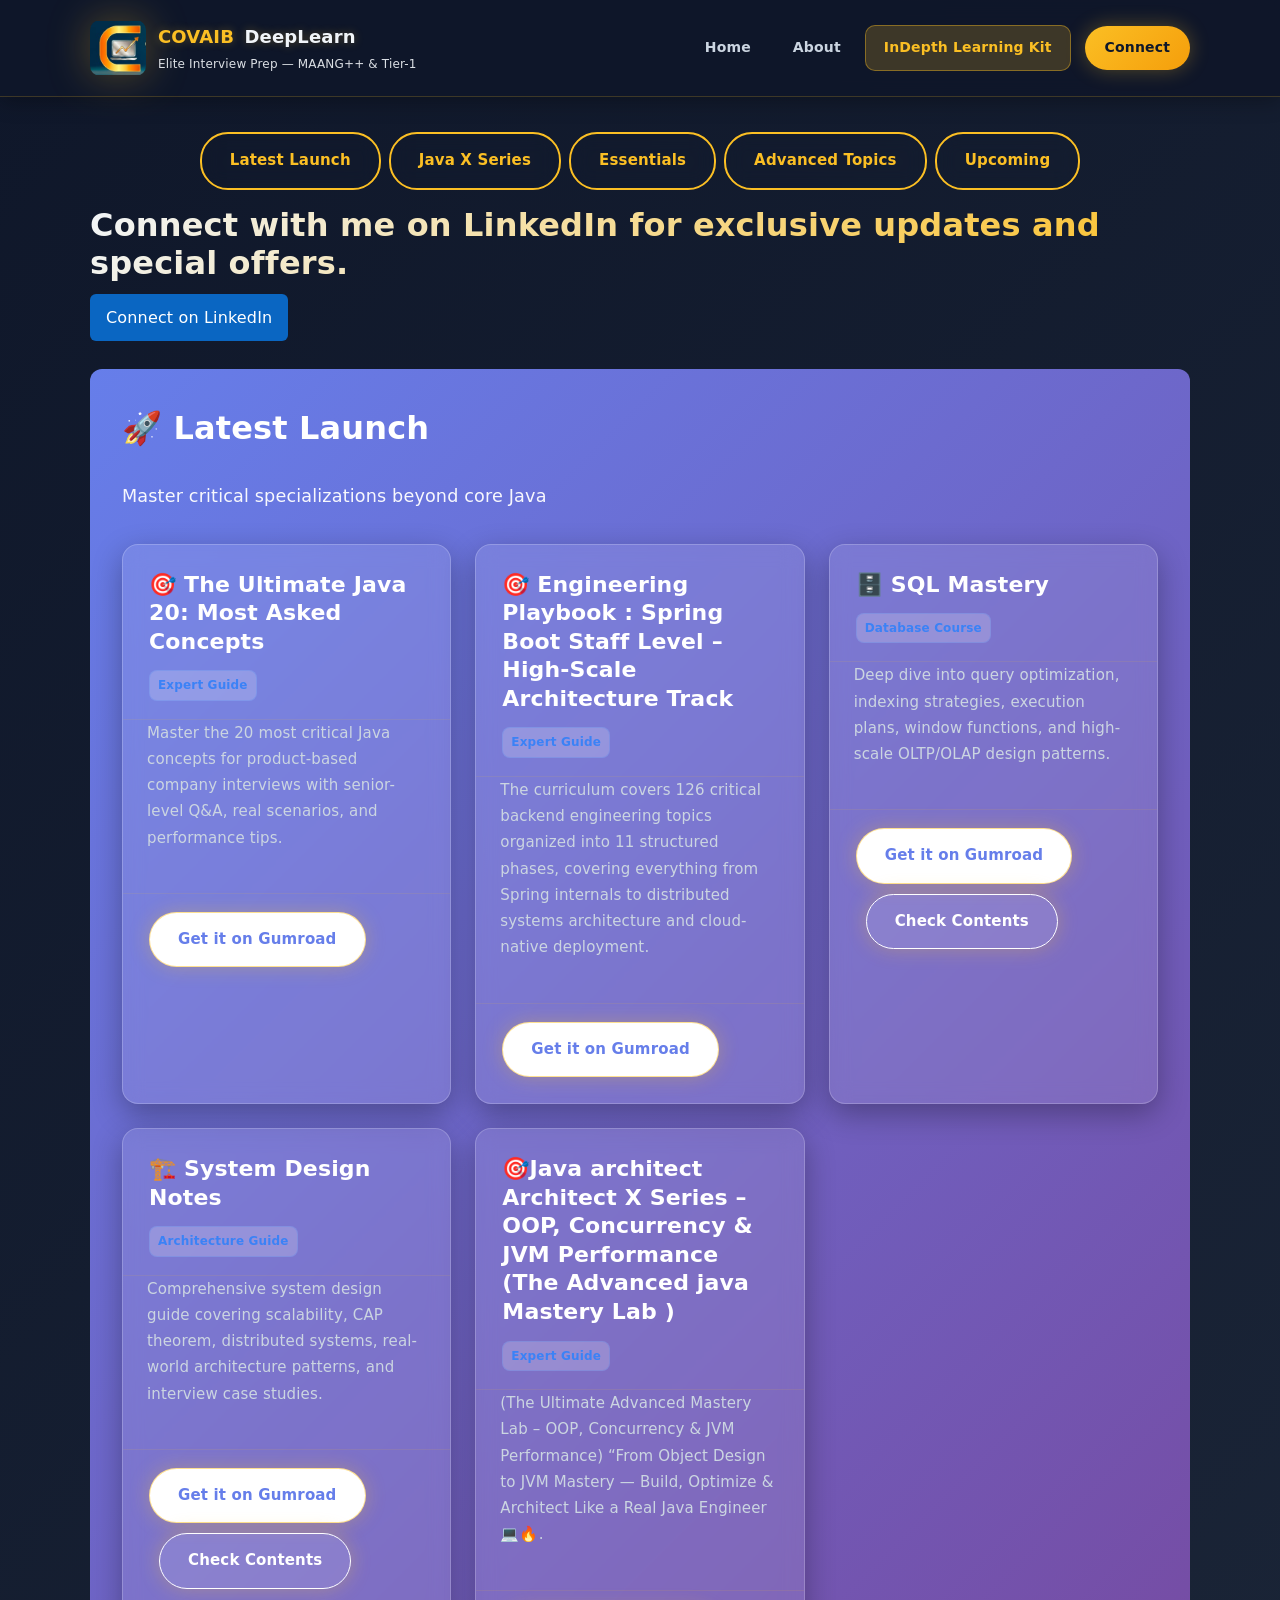
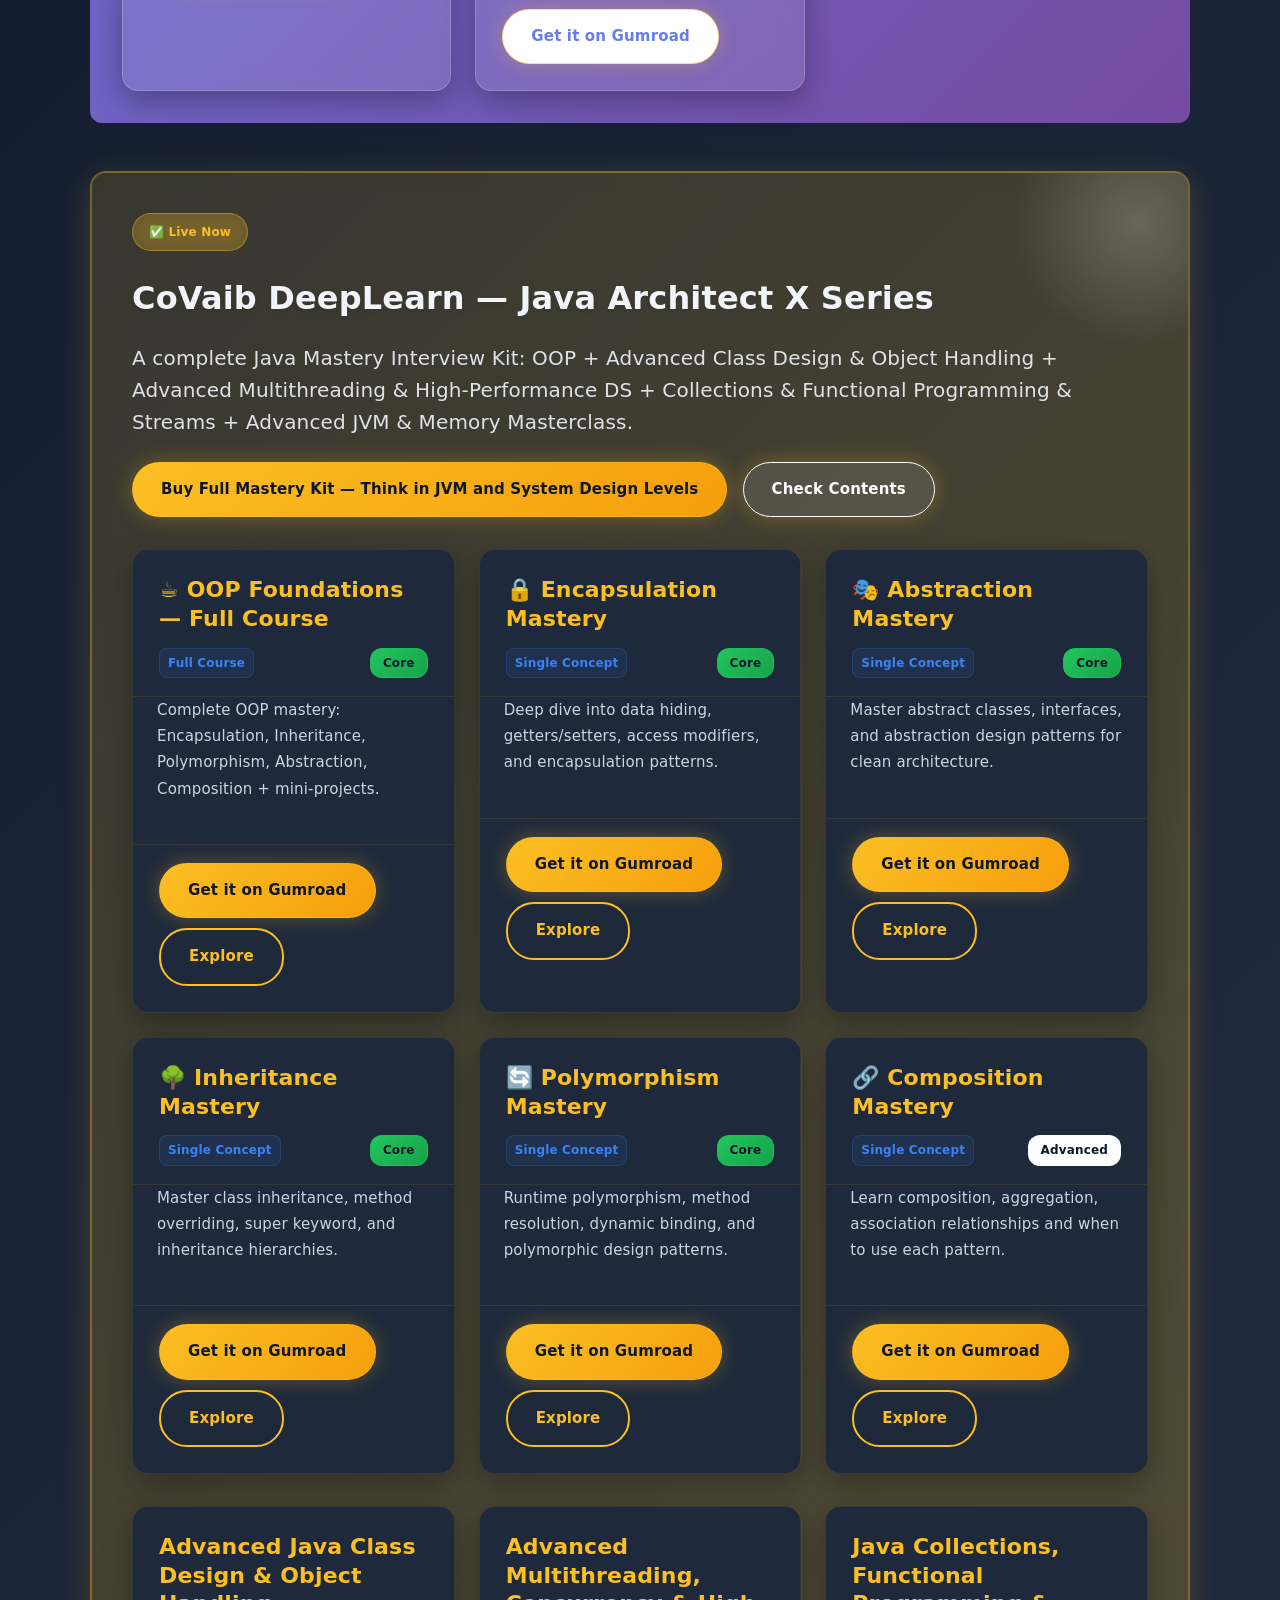
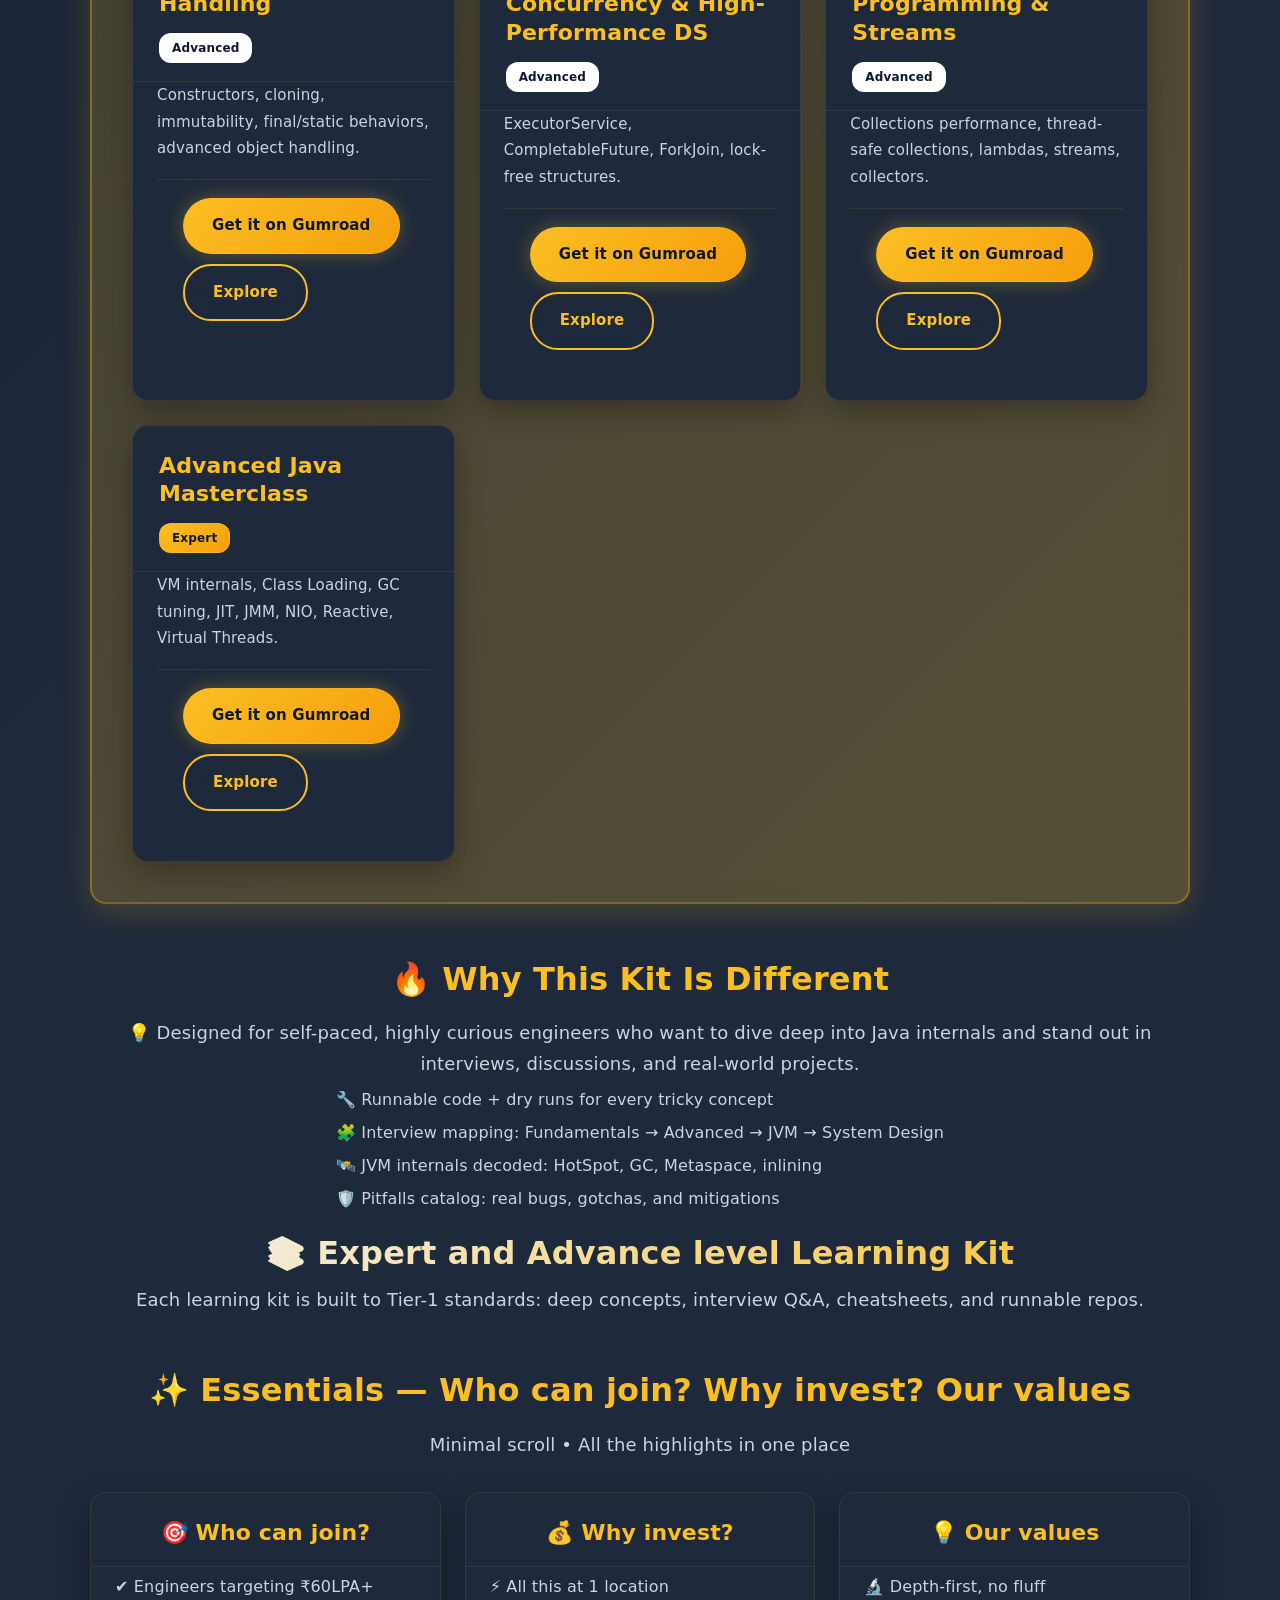
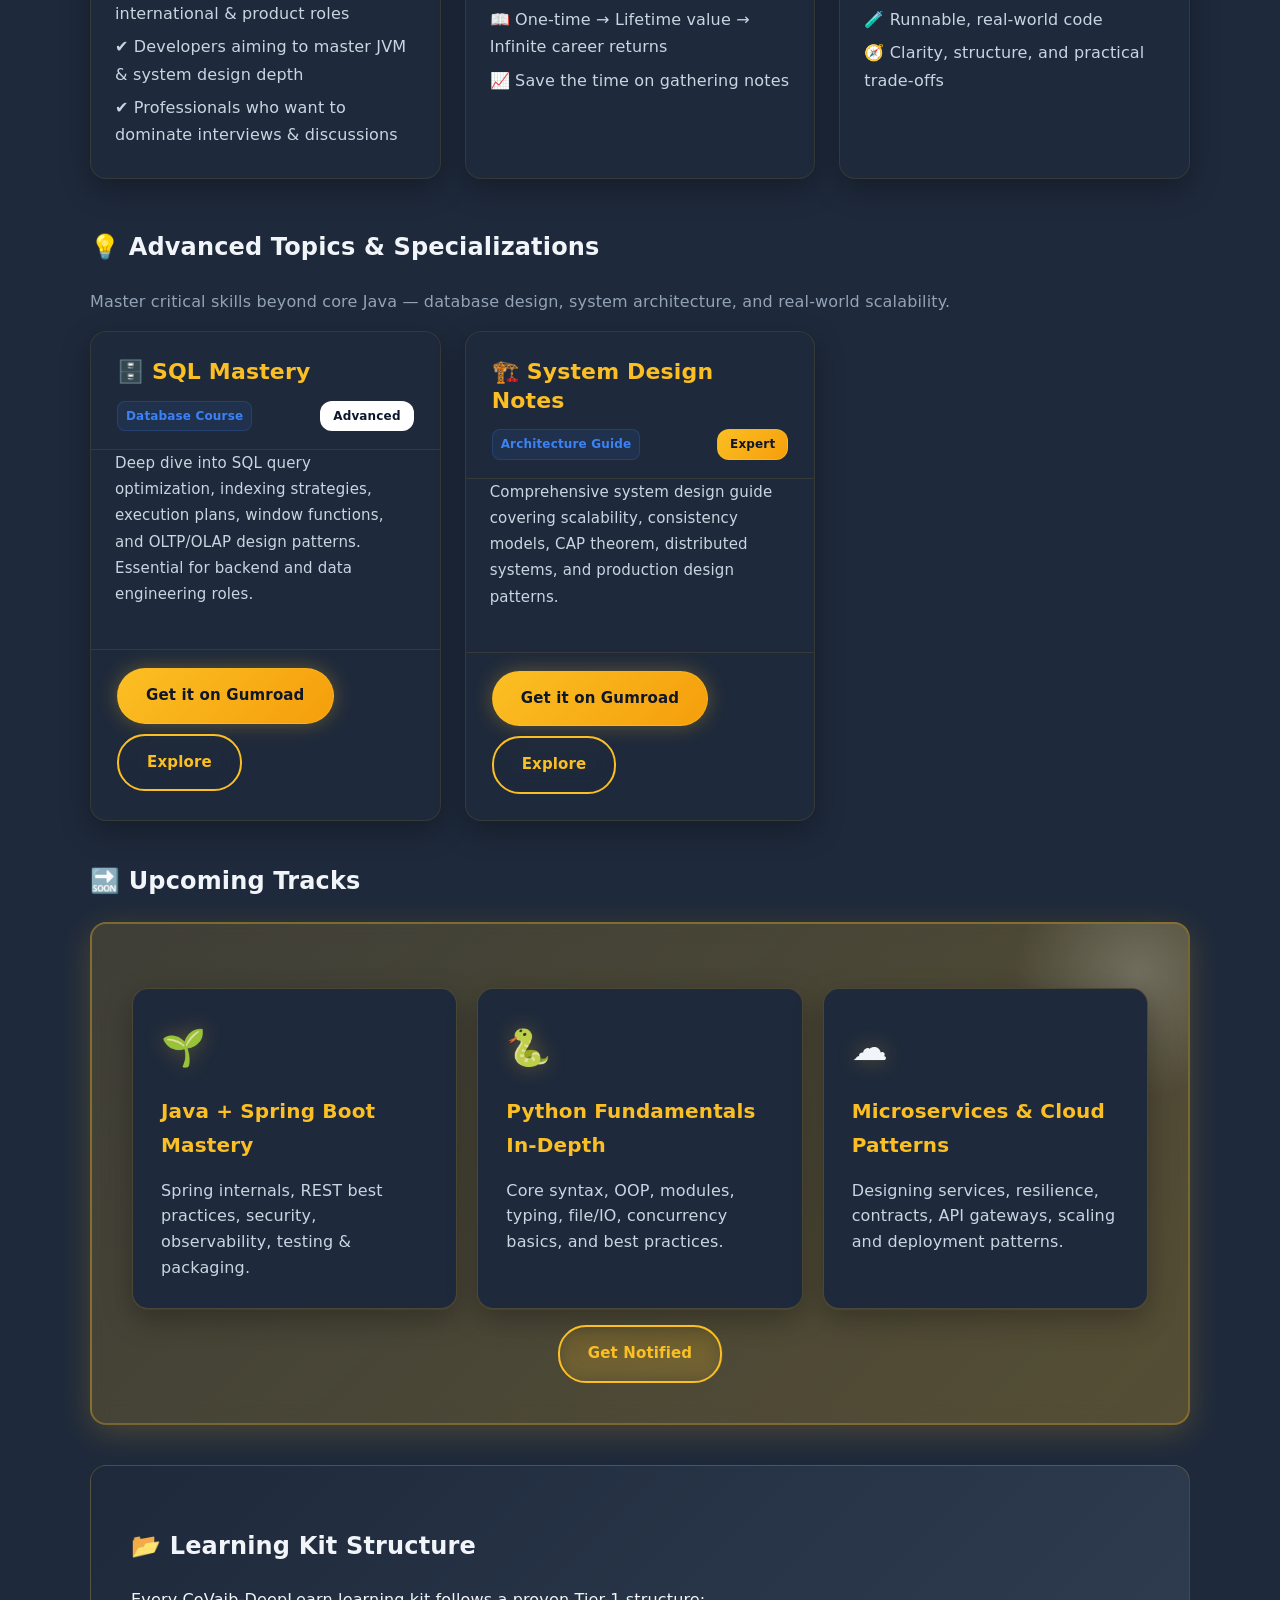
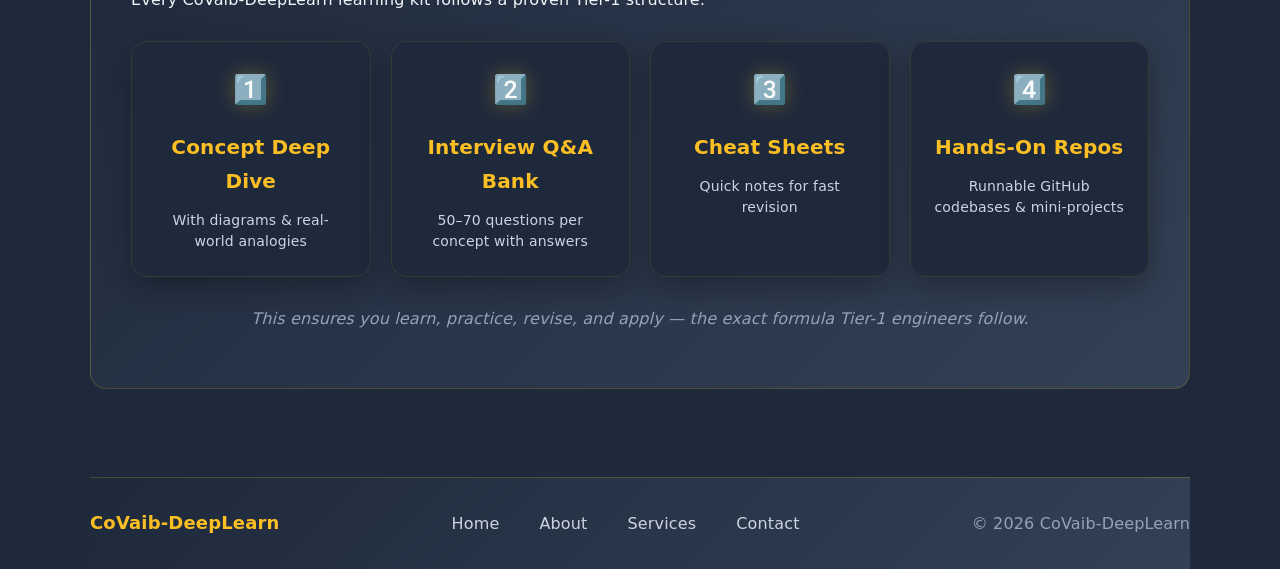
<file: courses.html>
<!doctype html>
<html lang="en">

<head>
  <meta charset="utf-8" />
  <meta name="viewport" content="width=device-width,initial-scale=1" />
  <title>Learning Kit — CoVaib-DeepLearn</title>
  <link rel="stylesheet" href="assets/style.css" />
</head>

<body>
  <header class="site-header">
    <div class="wrap header-inner">
      <a class="brand" href="index.html">
        <img src="assets/Logo.jpg" alt="logo" class="logo" />
        <div class="brand-text">
          <strong class="brand-name">COVAIB <span class="brand-sub">DeepLearn</span></strong>
          <small>Elite Interview Prep — MAANG++ & Tier-1</small>
        </div>
      </a>
      <nav class="nav">
        <a href="index.html">Home</a>
        <a href="about.html">About</a>
        <a href="courses.html" aria-current="page">InDepth Learning Kit</a>
        <!-- <a href="services.html">Services</a>
        <a href="free-content.html">Free Content</a> -->
        <a href="contact.html" class="cta">Connect</a>
      </nav>
    </div>
  </header>

  <main class="wrap section">
    <nav class="local-nav" aria-label="In-page navigation">
      <a class="btn ghost" href="#latest-launch">Latest Launch</a>
      <a class="btn ghost" href="#live-course">Java X Series</a>
      <!-- <a class="btn ghost" href="#mastery-kit">Mastery Kit</a> -->
      <a class="btn ghost" href="#essentials">Essentials</a>
      <a class="btn ghost" href="#advanced-topics">Advanced Topics</a>
      <a class="btn ghost" href="#upcoming-tracks">Upcoming</a>
    </nav>

    <!-- Latest Launch Section (Separate) -->
    <section class="latest-launch-section" id="latest-launch" style="margin-bottom: 3rem;">
     <h1>Connect with me on LinkedIn for exclusive updates and special offers.</h1>
<a href="https://www.linkedin.com/in/shivani-m-6bbb5621b/" target="_blank" 
   style="display:inline-block;padding:10px 16px;background-color:#0A66C2;color:#fff;
   text-decoration:none;border-radius:6px;font-weight:500;">
   Connect on LinkedIn
</a>
      </br>
      </br>
      <div
        style="padding: 2rem; background: linear-gradient(135deg, #667eea 0%, #764ba2 100%); border-radius: 12px; color: white;">
        <h2 style="margin-top: 0; font-size: 2rem; color: white;">🚀 Latest Launch</h2>
        <p style="margin-bottom: 2rem; opacity: 0.95; font-size: 1.1rem;">Master critical specializations beyond core
          Java</p>
        <div class="content-grid">
          <div class="content-card"
            style="background: rgba(255,255,255,0.1); border: 1px solid rgba(255,255,255,0.2); color: white;">
            <div class="content-header">
              <h3 style="color: white;">🎯 The Ultimate Java 20: Most Asked Concepts</h3>
              <span class="content-type" style="background: rgba(255,255,255,0.2);">Expert Guide</span>
            </div>
            <div class="content-preview">
              <p>Master the 20 most critical Java concepts for product-based company interviews with senior-level Q&A,
                real scenarios, and performance tips.</p>
            </div>
            <div class="content-actions">
              <a href="https://covaibdeeplearn.gumroad.com/l/xcttf" target="_blank" class="btn"
                style="background: white; color: #667eea; font-weight: bold;">Get it on Gumroad</a>
            </div>
          </div>
          <div class="content-card"
            style="background: rgba(255,255,255,0.1); border: 1px solid rgba(255,255,255,0.2); color: white;">
            <div class="content-header">
              <h3 style="color: white;">🎯 Engineering Playbook : Spring Boot Staff Level – High-Scale Architecture Track</h3>
              <span class="content-type" style="background: rgba(255,255,255,0.2);">Expert Guide</span>
            </div>
            <div class="content-preview">
              <p>The curriculum covers 126 critical backend engineering topics organized into 11 structured phases, covering everything from Spring internals to distributed systems architecture and cloud-native deployment.</p>
            </div>
            <div class="content-actions">
              <a href="https://covaibdeeplearn.gumroad.com/l/nleuxu" target="_blank" class="btn"
                style="background: white; color: #667eea; font-weight: bold;">Get it on Gumroad</a>
            </div>
          </div>

          <div class="content-card"
            style="background: rgba(255,255,255,0.1); border: 1px solid rgba(255,255,255,0.2); color: white;">
            <div class="content-header">
              <h3 style="color: white;">🗄️ SQL Mastery</h3>
              <span class="content-type" style="background: rgba(255,255,255,0.2);">Database Course</span>
            </div>
            <div class="content-preview">
              <p>Deep dive into query optimization, indexing strategies, execution plans, window functions, and
                high-scale OLTP/OLAP design patterns.</p>
            </div>
            <div class="content-actions">
              <a href="https://covaibdeeplearn.gumroad.com/l/sql" target="_blank" class="btn"
                style="background: white; color: #667eea; font-weight: bold;">Get it on Gumroad</a>
              <a href="sql.html" class="btn"
                style="background: rgba(255,255,255,0.1); border: 1px solid white; color: white; margin-left: 10px;">Check
                Contents</a>
            </div>
          </div>

          <div class="content-card"
            style="background: rgba(255,255,255,0.1); border: 1px solid rgba(255,255,255,0.2); color: white;">
            <div class="content-header">
              <h3 style="color: white;">🏗️ System Design Notes</h3>
              <span class="content-type" style="background: rgba(255,255,255,0.2);">Architecture Guide</span>
            </div>
            <div class="content-preview">
              <p>Comprehensive system design guide covering scalability, CAP theorem, distributed systems, real-world
                architecture patterns, and interview case studies.</p>
            </div>
            <div class="content-actions">
              <a href="https://covaibdeeplearn.gumroad.com/l/CoVaibDeepLearn-SystemDesign" target="_blank" class="btn"
                style="background: white; color: #667eea; font-weight: bold;">Get it on Gumroad</a>
              <a href="systemdesign.html" class="btn"
                style="background: rgba(255,255,255,0.1); border: 1px solid white; color: white; margin-left: 10px;">Check
                Contents</a>
            </div>
          </div>
          <div class="content-card"
            style="background: rgba(255,255,255,0.1); border: 1px solid rgba(255,255,255,0.2); color: white;">
            <div class="content-header">
              <h3 style="color: white;">🎯Java architect Architect X Series – OOP, Concurrency & JVM Performance (The Advanced java Mastery Lab )</h3>
              <span class="content-type" style="background: rgba(255,255,255,0.2);">Expert Guide</span>
            </div>
            <div class="content-preview">
              <p>(The Ultimate Advanced Mastery Lab – OOP, Concurrency & JVM Performance)

“From Object Design to JVM Mastery — Build, Optimize & Architect Like a Real Java Engineer 💻🔥.</p>
            </div>
            <div class="content-actions">
              <a href="https://covaibdeeplearn.gumroad.com/l/qqallm" target="_blank" class="btn"
                style="background: white; color: #667eea; font-weight: bold;">Get it on Gumroad</a>
            </div>
          </div>
        </div>
      </div>
    </section>

    <section class="live-course" id="live-course">
      <div class="course-badge">✅ Live Now</div>
      <h2>CoVaib DeepLearn — Java Architect X Series</h2>
      <p class="course-description">A complete Java Mastery Interview Kit: OOP + Advanced Class Design & Object Handling
        + Advanced Multithreading & High-Performance DS + Collections & Functional Programming & Streams + Advanced JVM
        & Memory Masterclass.</p>
      <a class="btn primary" href="https://covaibdeeplearn.gumroad.com/l/qqallm" target="_blank">Buy Full Mastery Kit —
        Think in JVM and System Design Levels</a>
      <a class="btn" href="java.html"
        style="margin-left: 10px; border: 1px solid white; color: white; background: rgba(255,255,255,0.1);">Check
        Contents</a>

      <!-- Individual Concept Courses -->
      <div class="content-grid" style="margin-top: 2rem;">
        <!-- OOP Full Course -->
        <div class="content-card">
          <div class="content-header">
            <h3>☕ OOP Foundations — Full Course</h3>
            <span class="content-type">Full Course</span>
            <span class="difficulty-badge core">Core</span>
          </div>
          <div class="content-preview">
            <p>Complete OOP mastery: Encapsulation, Inheritance, Polymorphism, Abstraction, Composition + mini-projects.
            </p>
          </div>
          <div class="content-actions">
            <a href="https://covaibdeeplearn.gumroad.com/l/CoVaibDeepLearn-SystemLevelJavaOOP" target="_blank"
              class="btn primary">Get it on Gumroad</a>
            <a class="btn ghost explore-toggle">Explore</a>
          </div>
          <div class="explore-content">
            <ul class="course-topics">
              <li>Core Principles: Encapsulation, Inheritance, Polymorphism, Abstraction, Composition</li>
              <li>Design Skills: SOLID basics, favor composition, clean API design</li>
              <li>JVM View: objects, references, method dispatch, memory layout overview</li>
              <li>Hands-on: 15+ mini-projects with runnable code and READMEs</li>
              <li>Interview Prep: structured Q&A, dry runs, edge cases, pitfalls</li>
              <li>Artifacts: cheatsheets, diagrams, and comparison tables</li>
            </ul>
          </div>
        </div>
        <div class="content-card">
          <div class="content-header">
            <h3>🔒 Encapsulation Mastery</h3>
            <span class="content-type">Single Concept</span>
            <span class="difficulty-badge core">Core</span>
          </div>
          <div class="content-preview">
            <p>Deep dive into data hiding, getters/setters, access modifiers, and encapsulation patterns.</p>
          </div>
          <div class="content-actions">
            <a href="https://covaibdeeplearn.gumroad.com/l/SystemLevelJavaEncapsulation" target="_blank"
              class="btn primary">Get it on Gumroad</a>
            <a class="btn ghost explore-toggle">Explore</a>
          </div>
          <div class="explore-content">
            <ul class="course-topics">
              <li>Access control: private/protected/public/package</li>
              <li>State protection: getters/setters, validation, invariants</li>
              <li>Defensive copying and immutable views</li>
              <li>Encapsulation in layered apps (services, repositories)</li>
              <li>Testing encapsulation boundaries</li>
            </ul>
          </div>
        </div>

        <div class="content-card">
          <div class="content-header">
            <h3>🎭 Abstraction Mastery</h3>
            <span class="content-type">Single Concept</span>
            <span class="difficulty-badge core">Core</span>
          </div>
          <div class="content-preview">
            <p>Master abstract classes, interfaces, and abstraction design patterns for clean architecture.</p>
          </div>
          <div class="content-actions">
            <a href="https://covaibdeeplearn.gumroad.com/l/CoVaibDeepLearn-SystemLevelJavaAbstraction" target="_blank"
              class="btn primary">Get it on Gumroad</a>
            <a class="btn ghost explore-toggle">Explore</a>
          </div>
          <div class="explore-content">
            <ul class="course-topics">
              <li>Interfaces vs abstract classes — when to choose which</li>
              <li>Abstracting IO, persistence, and services</li>
              <li>Factory, Strategy, Template Method patterns</li>
              <li>API stability vs implementation evolution</li>
              <li>Interface default/static methods and conflicts</li>
            </ul>
          </div>
        </div>

        <div class="content-card">
          <div class="content-header">
            <h3>🌳 Inheritance Mastery</h3>
            <span class="content-type">Single Concept</span>
            <span class="difficulty-badge core">Core</span>
          </div>
          <div class="content-preview">
            <p>Master class inheritance, method overriding, super keyword, and inheritance hierarchies.</p>
          </div>
          <div class="content-actions">
            <a href="https://covaibdeeplearn.gumroad.com/l/SystemLevelJavaInheritance" target="_blank"
              class="btn primary">Get it on Gumroad</a>
            <a class="btn ghost explore-toggle">Explore</a>
          </div>
          <div class="explore-content">
            <ul class="course-topics">
              <li>Is-a vs has-a, Liskov substitution</li>
              <li>Overriding, super, constructor order, init blocks</li>
              <li>Final classes/methods, sealed hierarchies (modern Java)</li>
              <li>Fragile base class and how to avoid it</li>
              <li>Prefer composition — refactor examples</li>
            </ul>
          </div>
        </div>

        <div class="content-card">
          <div class="content-header">
            <h3>🔄 Polymorphism Mastery</h3>
            <span class="content-type">Single Concept</span>
            <span class="difficulty-badge core">Core</span>
          </div>
          <div class="content-preview">
            <p>Runtime polymorphism, method resolution, dynamic binding, and polymorphic design patterns.</p>
          </div>
          <div class="content-actions">
            <a href="https://covaibdeeplearn.gumroad.com/l/SystemLevelJavaPolymorphism" target="_blank"
              class="btn primary">Get it on Gumroad</a>
            <a class="btn ghost explore-toggle">Explore</a>
          </div>
          <div class="explore-content">
            <ul class="course-topics">
              <li>Dynamic dispatch, vtable/itable intuition</li>
              <li>Overloading vs overriding, covariant returns</li>
              <li>Serialization and polymorphism concerns</li>
              <li>Strategy, State, Visitor pattern walkthroughs</li>
              <li>Performance notes and gotchas</li>
            </ul>
          </div>
        </div>

        <div class="content-card">
          <div class="content-header">
            <h3>🔗 Composition Mastery</h3>
            <span class="content-type">Single Concept</span>
            <span class="difficulty-badge advanced">Advanced</span>
          </div>
          <div class="content-preview">
            <p>Learn composition, aggregation, association relationships and when to use each pattern.</p>
          </div>
          <div class="content-actions">
            <a href="https://covaibdeeplearn.gumroad.com/l/SystemLevelJavaComposition" target="_blank"
              class="btn primary">Get it on Gumroad</a>
            <a class="btn ghost explore-toggle">Explore</a>
          </div>
          <div class="explore-content">
            <ul class="course-topics">
              <li>Composition vs aggregation vs association</li>
              <li>Lifetime ownership and invariants</li>
              <li>Designing services with composition-first approach</li>
              <li>Refactoring inheritance to composition</li>
              <li>Testing and mocking with composition</li>
            </ul>
          </div>
        </div>
      </div>

      <!-- Live Now — Advanced Series -->
      <div class="content-grid" style="margin-top: 2rem;">
        <!-- 1. Java Architect X Series -->


        <!-- 2. Advanced Java Class Design & Object Handling -->
        <div class="content-card">
          <div class="content-header">
            <h3>Advanced Java Class Design & Object Handling</h3><span class="difficulty-badge advanced">Advanced</span>
          </div>
          <div class="content-preview">
            <p>Constructors, cloning, immutability, final/static behaviors, advanced object handling. </p>
            <div class="content-actions">
              <a href="https://covaibdeeplearn.gumroad.com/l/pflsru" target="_blank" class="btn primary">Get it on
                Gumroad</a>
              <a class="btn ghost explore-toggle">Explore</a>
            </div>
            <div class="explore-content">
              <ul class="course-topics">
                <li>this, super & constructor chaining — JVM init order</li>
                <li>Copy constructor & cloning — deep vs shallow, custom logic</li>
                <li>Singletons — enum-based, reflection & serialization-safe</li>
                <li>final, finally, finalize — GC lifecycle, cleanup</li>
                <li>Immutable classes & collections — defensive copies, concurrency-safe designs</li>
              </ul>
            </div>
          </div>
        </div>

        <!-- 3. Advanced Multithreading, Concurrency & High-Performance DS -->
        <div class="content-card">
          <div class="content-header">
            <h3>Advanced Multithreading, Concurrency & High-Performance DS</h3><span
              class="difficulty-badge advanced">Advanced</span>
          </div>
          <div class="content-preview">
            <p>ExecutorService, CompletableFuture, ForkJoin, lock-free structures. </p>
            <div class="content-actions">
              <a href="https://covaibdeeplearn.gumroad.com/l/kyhahk" target="_blank" class="btn primary">Get it on
                Gumroad</a>
              <a class="btn ghost explore-toggle">Explore</a>
            </div>
            <div class="explore-content">
              <ul class="course-topics">
                <li>Thread lifecycle, synchronization, locks, volatile</li>
                <li>ExecutorService, Future & CompletableFuture — async composition</li>
                <li>ForkJoin framework — work-stealing</li>
                <li>Atomic & ThreadLocal utilities — pitfalls</li>
                <li>LRU Cache patterns • ConcurrentSkipListMap/Set • Trie</li>
              </ul>
            </div>
          </div>
        </div>

        <!-- 4. Java Collections, Functional Programming & Streams -->
        <div class="content-card">
          <div class="content-header">
            <h3>Java Collections, Functional Programming & Streams</h3><span
              class="difficulty-badge advanced">Advanced</span>
          </div>
          <div class="content-preview">
            <p>Collections performance, thread-safe collections, lambdas, streams, collectors. </p>
            <div class="content-actions">
              <a href="https://covaibdeeplearn.gumroad.com/l/yyiem" target="_blank" class="btn primary">Get it on
                Gumroad</a>
              <a class="btn ghost explore-toggle">Explore</a>
            </div>
            <div class="explore-content">
              <ul class="course-topics">
                <li>List, Set, Map, Queue, Deque — performance & pitfalls</li>
                <li>ConcurrentHashMap, CopyOnWriteArrayList</li>
                <li>Lambdas, method references, Optional</li>
                <li>Streams (sequential/parallel), lazy evaluation, collectors</li>
              </ul>
            </div>
          </div>
        </div>

        <!-- 5. Advanced Java Masterclass -->
        <div class="content-card">
          <div class="content-header">
            <h3>Advanced Java Masterclass</h3><span class="difficulty-badge expert">Expert</span>
          </div>
          <div class="content-preview">
            <p>VM internals, Class Loading, GC tuning, JIT, JMM, NIO, Reactive, Virtual Threads. </p>
            <div class="content-actions">
              <a href="https://covaibdeeplearn.gumroad.com/l/dvysvn" target="_blank" class="btn primary">Get it on
                Gumroad</a>
              <a class="btn ghost explore-toggle">Explore</a>
            </div>
            <div class="explore-content">
              <ul class="course-topics">
                <li>JVM internals & performance • Class loading & linking</li>
                <li>GC tuning & log analysis • JIT & HotSpot</li>
                <li>Java Memory Model (JMM)</li>
                <li>High-performance data structures • NIO & Async I/O</li>
                <li>Reactive Programming • Virtual Threads (Java 21+)</li>
              </ul>
            </div>
          </div>
        </div>
      </div>
    </section>

    <!-- <section class="session-booking-section" id="mastery-kit">
      <h2>🚀 DeepLearn Java Mastery Kit</h2>
      <p class="muted">“Not just Java. The Java that gets you hired, promoted, and respected.”</p>

      <div class="session-booking-card">
        <div class="session-profile">
          <img class="session-logo" src="assets/Logo.jpg" alt="DeepLearn Java Mastery" />
          <div class="session-profile-info">
            <h3>Be the Engineer Everyone Asks in the Room</h3>
            <p class="session-title">From JVM Internals to System Design — One Kit. Infinite Power.</p>
            <p class="session-subtitle">₹<span data-price-number></span> • One-time investment → Lifetime value</p>

          </div>

        </div>

        <div class="session-content">
          <p class="session-description">Designed for self-paced, highly curious engineers who want to dive deep into
            Java internals and stand out in interviews, discussions, and real-world projects.</p>

          <div class="session-features">
            <div class="session-feature"><span class="feature-icon">📘</span><span>Advanced-level depth with runnable
                code</span></div>
            <div class="session-feature"><span class="feature-icon">🔥</span><span>JVM internals: HotSpot, GC,
                Metaspace, inlining</span></div>
            <div class="session-feature"><span class="feature-icon">🧠</span><span>Pitfalls, tricky points, and
                under-the-hood insights</span></div>
            <div class="session-feature"><span class="feature-icon">🎯</span><span>50+ levels of interview
                questions</span></div>
            <div class="session-feature"><span class="feature-icon">💻</span><span>10–15 mini projects with full
                READMEs</span></div>
            <div class="session-feature"><span class="feature-icon">📑</span><span>7–20 cheat sheets per concept</span>
            </div>
            <div class="session-feature"><span class="feature-icon">📚</span><span>300–500+ page premium knowledge
                kit</span></div>
            <div class="session-feature"><span class="feature-icon">✅</span><span>Senior-level answers, dry runs,
                follow-ups</span></div>
          </div>

          <div class="session-availability">
            <p class="availability-text">Perfect for engineers targeting ₹60LPA+ roles and Tier-1 product companies</p>
          </div>

          <div class="session-actions">
            <a class="btn primary" href="https://topmate.io/covaib_deep_prep" target="_blank">Enroll Now — 1:1
              Connect</a>
            <a class="btn ghost" href="contact.html">DM to Join / Questions</a>
          </div>

          <div class="hero-stats" style="margin-top:24px">
            <div class="stat"><strong>₹<span data-price-number></span></strong><span>One-time</span></div>
            <div class="stat"><strong>2000+ Pages</strong><span>Premium Kit</span></div>
            <div class="stat"><strong>15+</strong><span>Mini Projects</span></div>
          </div>
        </div>
      </div>

    </section> -->

    <!-- WHY DIFFERENT -->
    <section class="content-section" id="why-different">
      <div class="section-header">
        <h2>🔥 Why This Kit Is Different</h2>
        <p class="muted">💡 Designed for self-paced, highly curious engineers who want to dive deep into Java internals
          and stand out in interviews, discussions, and real-world projects.</p>
        <ul class="centered-list">
          <li>🔧 Runnable code + dry runs for every tricky concept</li>
          <li>🧩 Interview mapping: Fundamentals → Advanced → JVM → System Design</li>
          <li>🛰️ JVM internals decoded: HotSpot, GC, Metaspace, inlining</li>
          <li>🛡️ Pitfalls catalog: real bugs, gotchas, and mitigations</li>
        </ul>
        <h1>📚 Expert and Advance level Learning Kit</h1>
        <p class="muted">Each learning kit is built to Tier-1 standards: deep concepts, interview Q&A, cheatsheets, and
          runnable repos.</p>

      </div>
    </section>

    <!-- WHAT'S INSIDE -->
    <!-- <section class="content-section" id="whats-inside">
      <div class="section-header">
        <h2>🧩 What’s Inside</h2>
        <p class="muted">Everything you need to go from interview-ready to industry-respected.</p>
      </div>
      <div class="content-grid">
        <div class="content-card">
          <div class="content-header">
            <h3>📘 Advanced-Level Depth on Every Concept</h3>
            <span class="content-type">Depth</span>
            <span class="difficulty-badge">Advanced</span>
          </div>
          <div class="content-preview">
            <ul>
              <li>Runnable code implementations</li>
              <li>JVM internals explained (HotSpot, GC, Metaspace, inlining)</li>
              <li>Pitfalls, tricky points & “what happens under the hood”</li>
              <li>Confidence booster in every room discussion</li>
            </ul>
          </div>
        </div>

        <div class="content-card">
          <div class="content-header">
            <h3>🎯 50+ 7 Levels of Interview Questions</h3>
            <span class="content-type">Q&A</span>
            <span class="difficulty-badge">All Levels</span>
          </div>
          <div class="content-preview">
            <p><strong>Coverage:</strong> Fundamentals → Tricky → Advanced → JVM → System Design etc...</p>
            <p><strong>Each question includes:</strong></p>
            <ul>
              <li>✔️ Senior-level answers</li>
              <li>✔️ Coding implementation + dry runs</li>
              <li>✔️ JVM internals + pitfalls</li>
              <li>✔️ Follow-up interview questions</li>
            </ul>
          </div>
        </div>

        <div class="content-card">
          <div class="content-header">
            <h3>💻 10–15 Real Production Mini Projects</h3>
            <span class="content-type">Projects</span>
            <span class="difficulty-badge">Hands-on</span>
          </div>
          <div class="content-preview">
            <ul>
              <li>Concept-to-code examples</li>
              <li>Full README guides included</li>
            </ul>
          </div>
        </div>

        <div class="content-card">
          <div class="content-header">
            <h3>📑 7–20 Cheat Sheets per Concept</h3>
            <span class="content-type">Cheat Sheets</span>
            <span class="difficulty-badge">Quick-Ref</span>
          </div>
          <div class="content-preview">
            <ul>
              <li>Instant recall at the 11th hour</li>
              <li>Compact, powerful summaries</li>
            </ul>
          </div>
        </div>

        <div class="content-card">
          <div class="content-header">
            <h3>📚 2000+ Page Premium Knowledge Kit</h3>
            <span class="content-type">Knowledge Kit</span>
            <span class="difficulty-badge">Premium</span>
          </div>
          <div class="content-preview">
            <p>Structured, in-depth, battle-tested content crafted for Tier-1 fintech & MAANG++ interview prep.</p>
          </div>
        </div>
      </div>
    </section> -->

    <!-- COMBINED ESSENTIALS (Centered) -->
    <section class="content-section center-section" id="essentials">
      <div class="section-header">
        <h2>✨ Essentials — Who can join? Why invest? Our values</h2>
        <p class="muted">Minimal scroll • All the highlights in one place</p>
      </div>
      <div class="content-grid">
        <div class="content-card center-card">
          <div class="content-header">
            <h3>🎯 Who can join?</h3>
          </div>
          <div class="content-preview">
            <ul class="centered-list">
              <li>✔️ Engineers targeting ₹60LPA+ international & product roles</li>
              <li>✔️ Developers aiming to master JVM & system design depth</li>
              <li>✔️ Professionals who want to dominate interviews & discussions</li>
            </ul>
          </div>
        </div>

        <div class="content-card center-card">
          <div class="content-header">
            <h3>💰 Why invest?</h3>
          </div>
          <div class="content-preview">
            <ul class="centered-list">
              <li>⚡ All this at 1 location</span></li>
              <li>📖 One-time → Lifetime value → Infinite career returns</li>
              <li>📈 Save the time on gathering notes</li>
            </ul>
          </div>
        </div>

        <div class="content-card center-card">
          <div class="content-header">
            <h3>💡 Our values</h3>
          </div>
          <div class="content-preview">
            <ul class="centered-list">
              <li>🔬 Depth-first, no fluff</li>
              <li>🧪 Runnable, real-world code</li>
              <li>🧭 Clarity, structure, and practical trade-offs</li>
            </ul>
          </div>
        </div>
      </div>
    </section>

    <!-- FINAL CTA -->
    <!-- <div class="services-cta">
      <h2>🚀 Take the Leap</h2>
      <p>DeepLearn Java Mastery Kit → Your single stop to go from interview-ready to industry-respected.</p>
      <div class="actions">
        <a class="btn primary" href="https://topmate.io/covaib_deep_prep" target="_blank">Enroll Now — 1:1 Booking</a>
        <a class="btn ghost" href="contact.html">DM to Join / Questions</a>
      </div>
    </div> -->



    <section class="advanced-topics-section" id="advanced-topics">
      <h2>💡 Advanced Topics & Specializations</h2>
      <p class="muted">Master critical skills beyond core Java — database design, system architecture, and real-world
        scalability.</p>

      <div class="content-grid">
        <!-- SQL Mastery -->
        <div class="content-card">
          <div class="content-header">
            <h3>🗄️ SQL Mastery</h3>
            <span class="content-type">Database Course</span>
            <span class="difficulty-badge advanced">Advanced</span>
          </div>
          <div class="content-preview">
            <p>Deep dive into SQL query optimization, indexing strategies, execution plans, window functions, and
              OLTP/OLAP design patterns. Essential for backend and data engineering roles.</p>
          </div>
          <div class="content-actions">
            <a href="https://covaibdeeplearn.gumroad.com/l/sql" target="_blank" class="btn primary">Get it on
              Gumroad</a>
            <a class="btn ghost explore-toggle">Explore</a>
          </div>
          <div class="explore-content">
            <ul class="course-topics">
              <li>Query optimization and execution plans</li>
              <li>Indexing strategies and trade-offs</li>
              <li>Window functions and advanced queries</li>
              <li>Normalization and schema design</li>
              <li>Transaction isolation and ACID properties</li>
              <li>Performance tuning for high-scale systems</li>
              <li>Real-world interview Q&A and use cases</li>
            </ul>
          </div>
        </div>

        <!-- System Design Notes -->
        <div class="content-card">
          <div class="content-header">
            <h3>🏗️ System Design Notes</h3>
            <span class="content-type">Architecture Guide</span>
            <span class="difficulty-badge expert">Expert</span>
          </div>
          <div class="content-preview">
            <p>Comprehensive system design guide covering scalability, consistency models, CAP theorem, distributed
              systems, and production design patterns.</p>
          </div>
          <div class="content-actions">
            <a href="https://covaibdeeplearn.gumroad.com/l/CoVaibDeepLearn-SystemDesign" target="_blank"
              class="btn primary">Get it on Gumroad</a>
            <a class="btn ghost explore-toggle">Explore</a>
          </div>
          <div class="explore-content">
            <ul class="course-topics">
              <li>Foundational concepts: Scalability, reliability, maintainability</li>
              <li>CAP theorem and consistency models</li>
              <li>Load balancing and caching strategies</li>
              <li>Database sharding and replication</li>
              <li>Message queues and event-driven systems</li>
              <li>Real-world architecture case studies</li>
              <li>Interview design problems and walkthroughs</li>
            </ul>
          </div>
        </div>
      </div>
    </section>

    <section class="upcoming-section" id="upcoming-tracks">
      <h2>🔜 Upcoming Tracks</h2>
      <div class="live-course" style="margin-top:12px">
        <div class="upcoming-grid">
          <!--  
        <article class="course-card">
          <div class="course-icon">☕</div>
            <h3>Advanced Java Concepts</h3>
            <p>JVM model, memory layout, GC tuning, classloading, JIT, and performance profiling.</p>
        </article>
        <article class="course-card">
          <div class="course-icon">⚡</div>
          <h3>Advanced Concurrency & Multithreading</h3>
          <p>Thread-safety patterns, lock-free algorithms, executor frameworks and real concurrency bugs.</p>
        </article>-->
          <article class="course-card">
            <div class="course-icon">🌱</div>
            <h3>Java + Spring Boot Mastery</h3>
            <p>Spring internals, REST best practices, security, observability, testing & packaging.</p>
          </article>
          <article class="course-card">
            <div class="course-icon">🐍</div>
            <h3>Python Fundamentals In-Depth</h3>
            <p>Core syntax, OOP, modules, typing, file/IO, concurrency basics, and best practices.</p>
          </article>

          <article class="course-card">
            <div class="course-icon">☁️</div>
            <h3>Microservices & Cloud Patterns</h3>
            <p>Designing services, resilience, contracts, API gateways, scaling and deployment patterns.</p>
          </article>

        </div>
        <div class="section-actions" style="margin-top:16px">
          <a class="btn ghost" href="contact.html">Get Notified</a>
        </div>
      </div>
    </section>

    <section class="structure-section">
      <h2>📂 Learning Kit Structure</h2>
      <p>Every CoVaib-DeepLearn learning kit follows a proven Tier-1 structure:</p>
      <div class="structure-grid">
        <div class="structure-item">
          <div class="structure-number">1️⃣</div>
          <h3>Concept Deep Dive</h3>
          <p>With diagrams & real-world analogies</p>
        </div>
        <div class="structure-item">
          <div class="structure-number">2️⃣</div>
          <h3>Interview Q&A Bank</h3>
          <p>50–70 questions per concept with answers</p>
        </div>
        <div class="structure-item">
          <div class="structure-number">3️⃣</div>
          <h3>Cheat Sheets</h3>
          <p>Quick notes for fast revision</p>
        </div>
        <div class="structure-item">
          <div class="structure-number">4️⃣</div>
          <h3>Hands-On Repos</h3>
          <p>Runnable GitHub codebases & mini-projects</p>
        </div>
      </div>
      <p class="structure-note">This ensures you learn, practice, revise, and apply — the exact formula Tier-1 engineers
        follow.</p>
    </section>

    <!-- removed: advanced series moved to Live Course -->
  </main>

  <footer class="site-footer">
    <div class="wrap footer-inner">
      <div><strong>CoVaib-DeepLearn</strong></div>
      <div class="footer-actions"><a href="index.html">Home</a><a href="about.html">About</a><a
          href="services.html">Services</a><a href="contact.html">Contact</a></div>
      <div class="muted">© <span id="year3"></span> CoVaib-DeepLearn</div>
    </div>
  </footer>

  <a href="#top" id="backToTop" class="back-to-top"><span class="btn ghost">Back to top ↑</span></a>

  <script>
    document.getElementById('year3').textContent = new Date().getFullYear();
    const backToTop = document.getElementById('backToTop');
    window.addEventListener('scroll', () => {
      if (window.scrollY > 300) { backToTop.classList.add('show') } else { backToTop.classList.remove('show') }
    });
    // centralized price variable
    const COURSE_PRICE = 5000;
    const priceNodes = document.querySelectorAll('[data-price-number]');
    priceNodes.forEach(n => { n.textContent = COURSE_PRICE.toString(); });
    // package price removed (package card moved to mastery section link)
    // offer banner close and dynamic positioning
    (function () {
      const banner = document.getElementById('offerBanner');
      const close = document.getElementById('offerClose');
      const body = document.body;
      const header = document.querySelector('.site-header');
      function updateBannerPosition() {
        if (header && banner) {
          const headerHeight = header.offsetHeight;
          banner.style.top = headerHeight + 'px';
        }
      }
      function updateBannerState() {
        if (banner && banner.style.display !== 'none') {
          body.classList.add('has-offer-banner');
          updateBannerPosition();
        } else {
          body.classList.remove('has-offer-banner');
        }
      }
      if (sessionStorage.getItem('offerDismissed') === '1') {
        if (banner) banner.style.display = 'none';
      } else {
        body.classList.add('has-offer-banner');
      }
      updateBannerPosition();
      updateBannerState();
      window.addEventListener('resize', updateBannerPosition);
      close && close.addEventListener('click', () => {
        if (banner) banner.style.display = 'none';
        sessionStorage.setItem('offerDismissed', '1');
        body.classList.remove('has-offer-banner');
      });
    })();
    // explore toggles - robust target resolution
    document.querySelectorAll('.explore-toggle').forEach(btn => {
      btn.addEventListener('click', () => {
        // prefer the element right after the actions block
        let panel = btn.parentElement && btn.parentElement.nextElementSibling;
        if (!panel || !panel.classList.contains('explore-content')) {
          // fallback: find within the same content-card
          const card = btn.closest('.content-card');
          panel = card ? card.querySelector('.explore-content') : null;
        }
        if (panel) {
          panel.style.display = panel.style.display === 'block' ? 'none' : 'block';
        }
      });
    });
  </script>
</body>

</html>
</file>
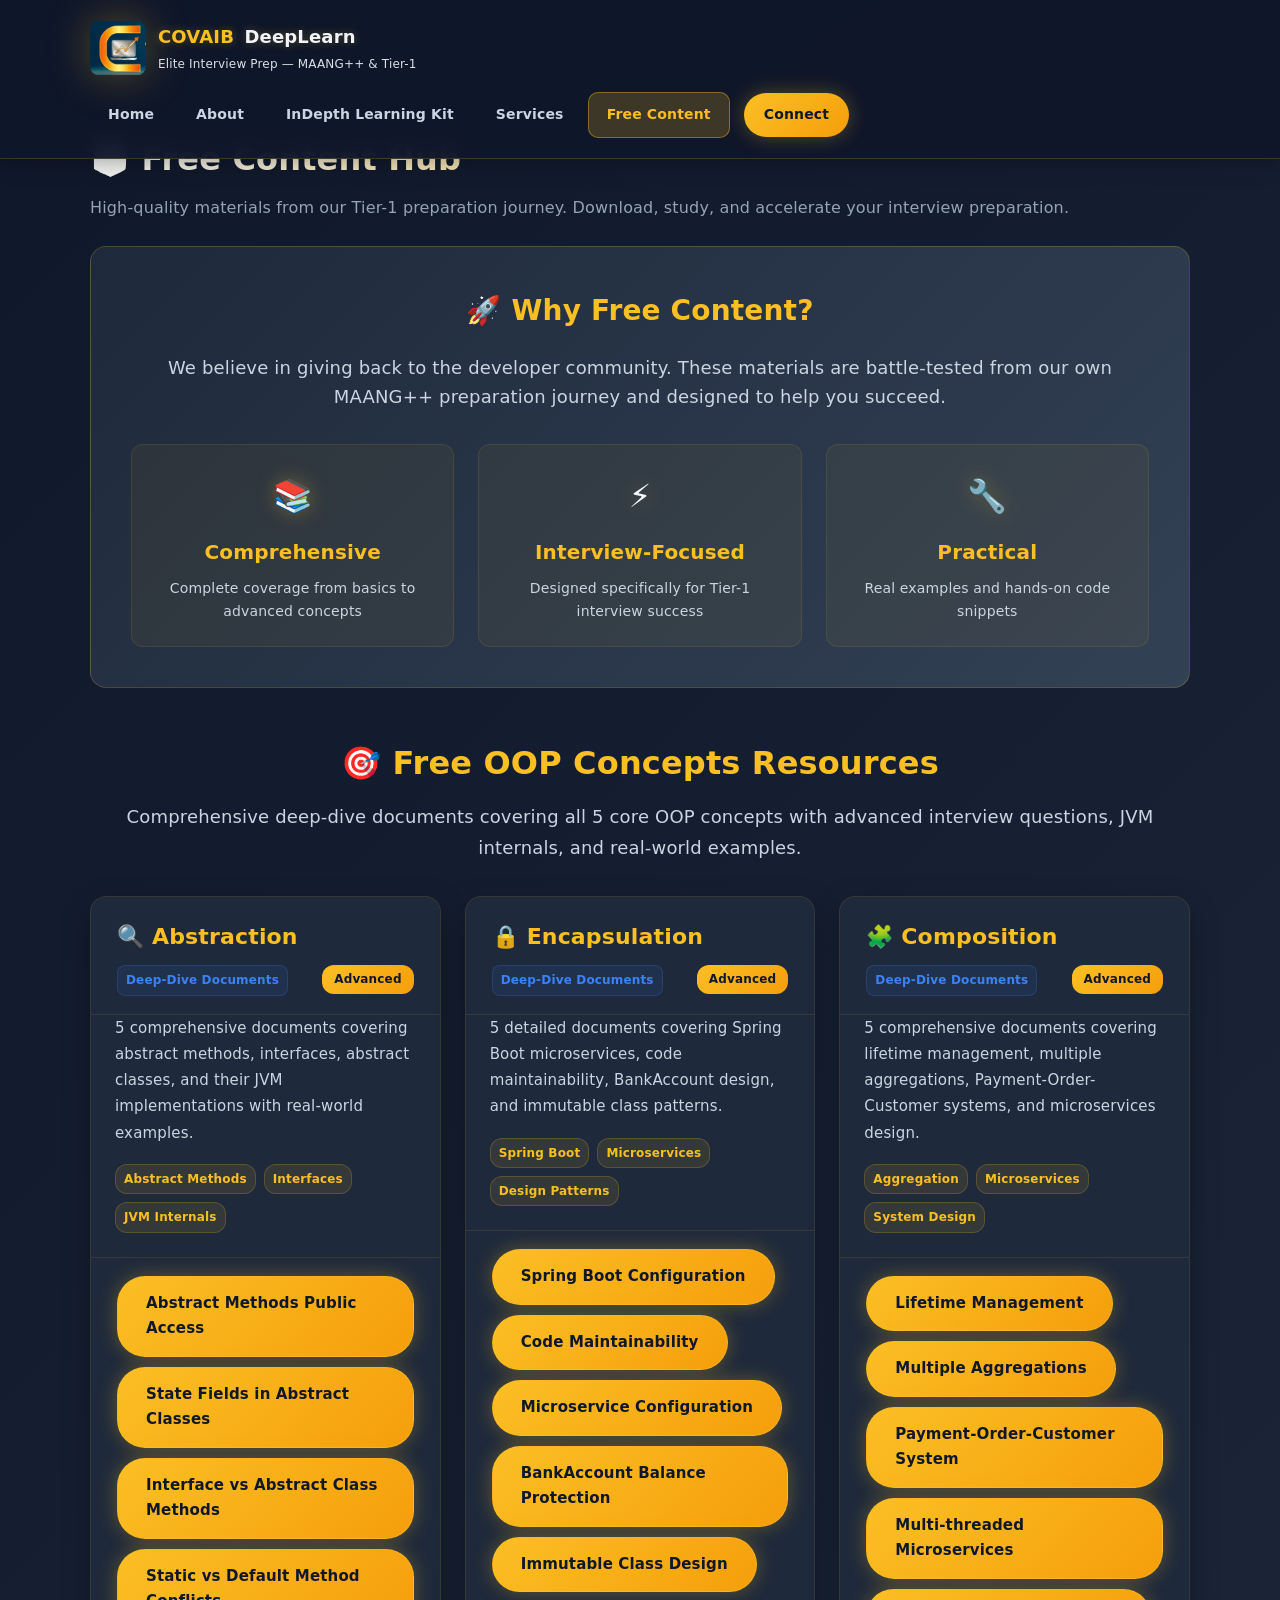
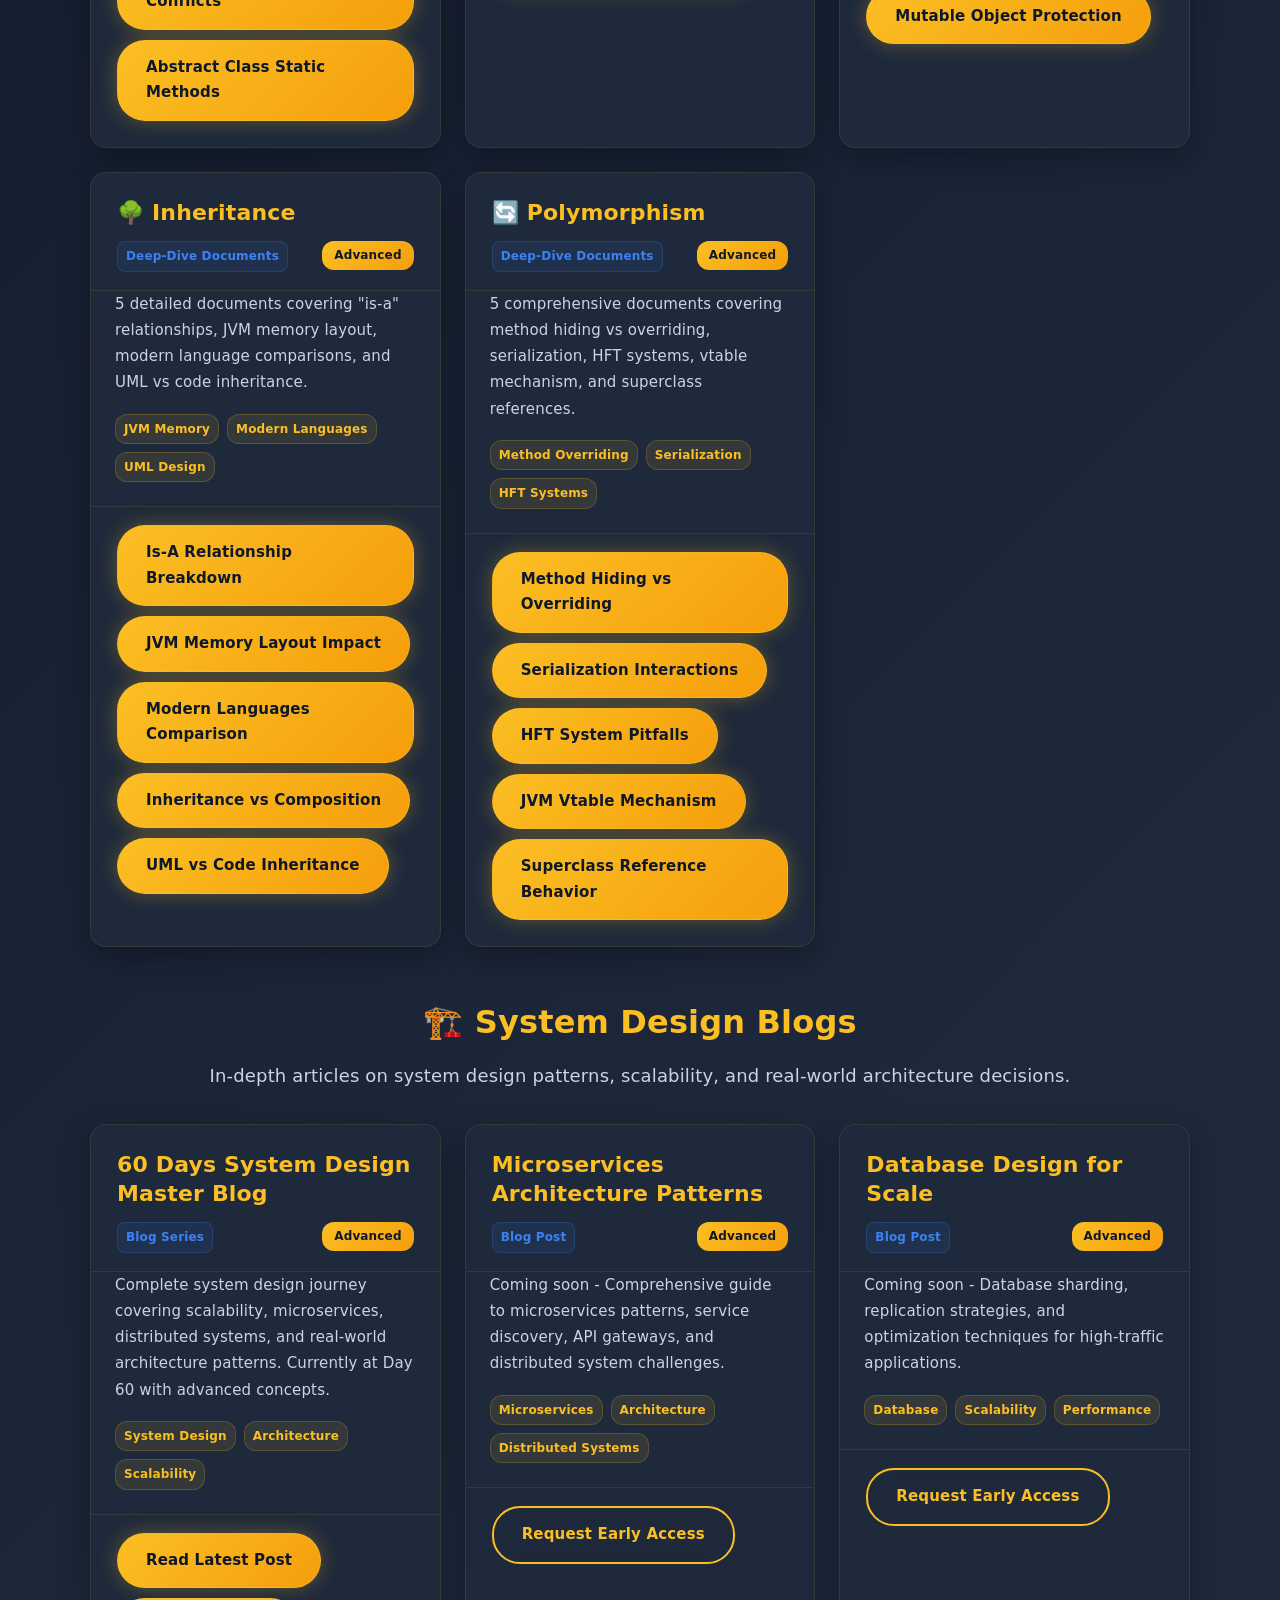
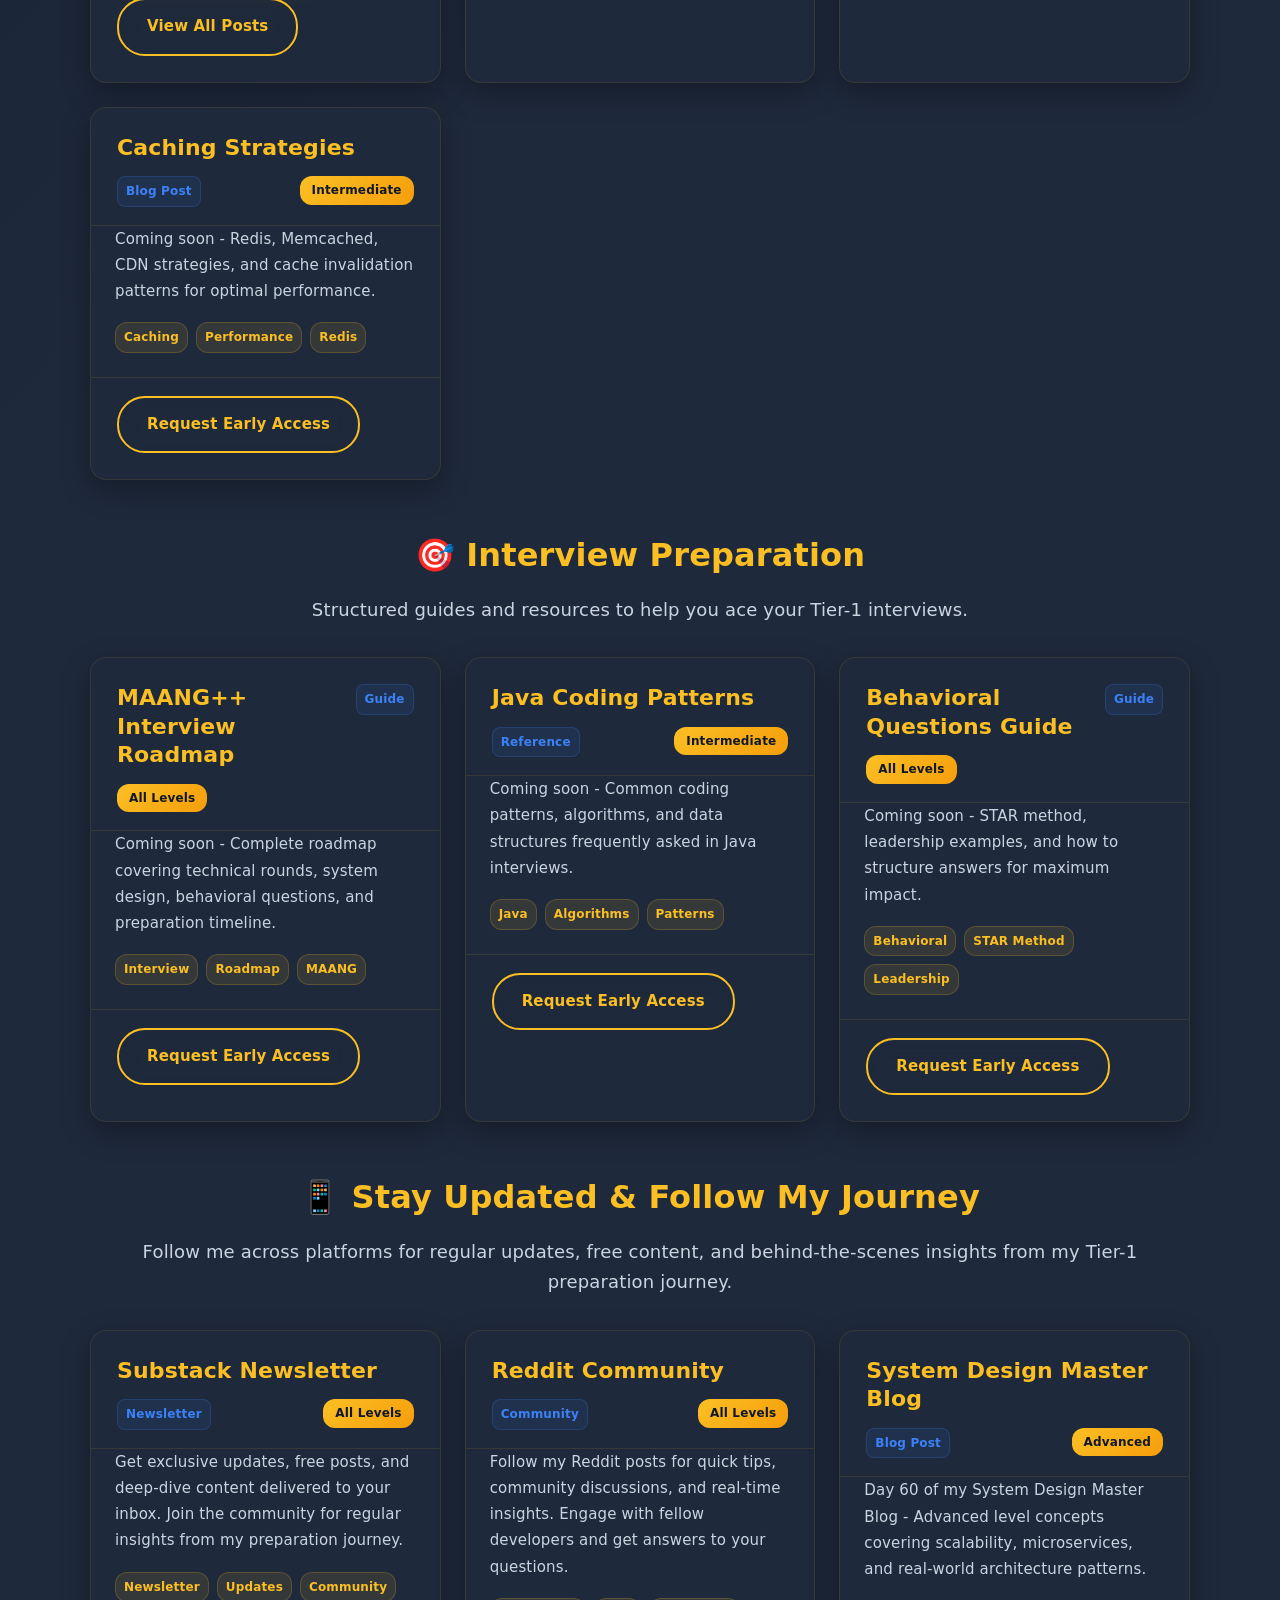
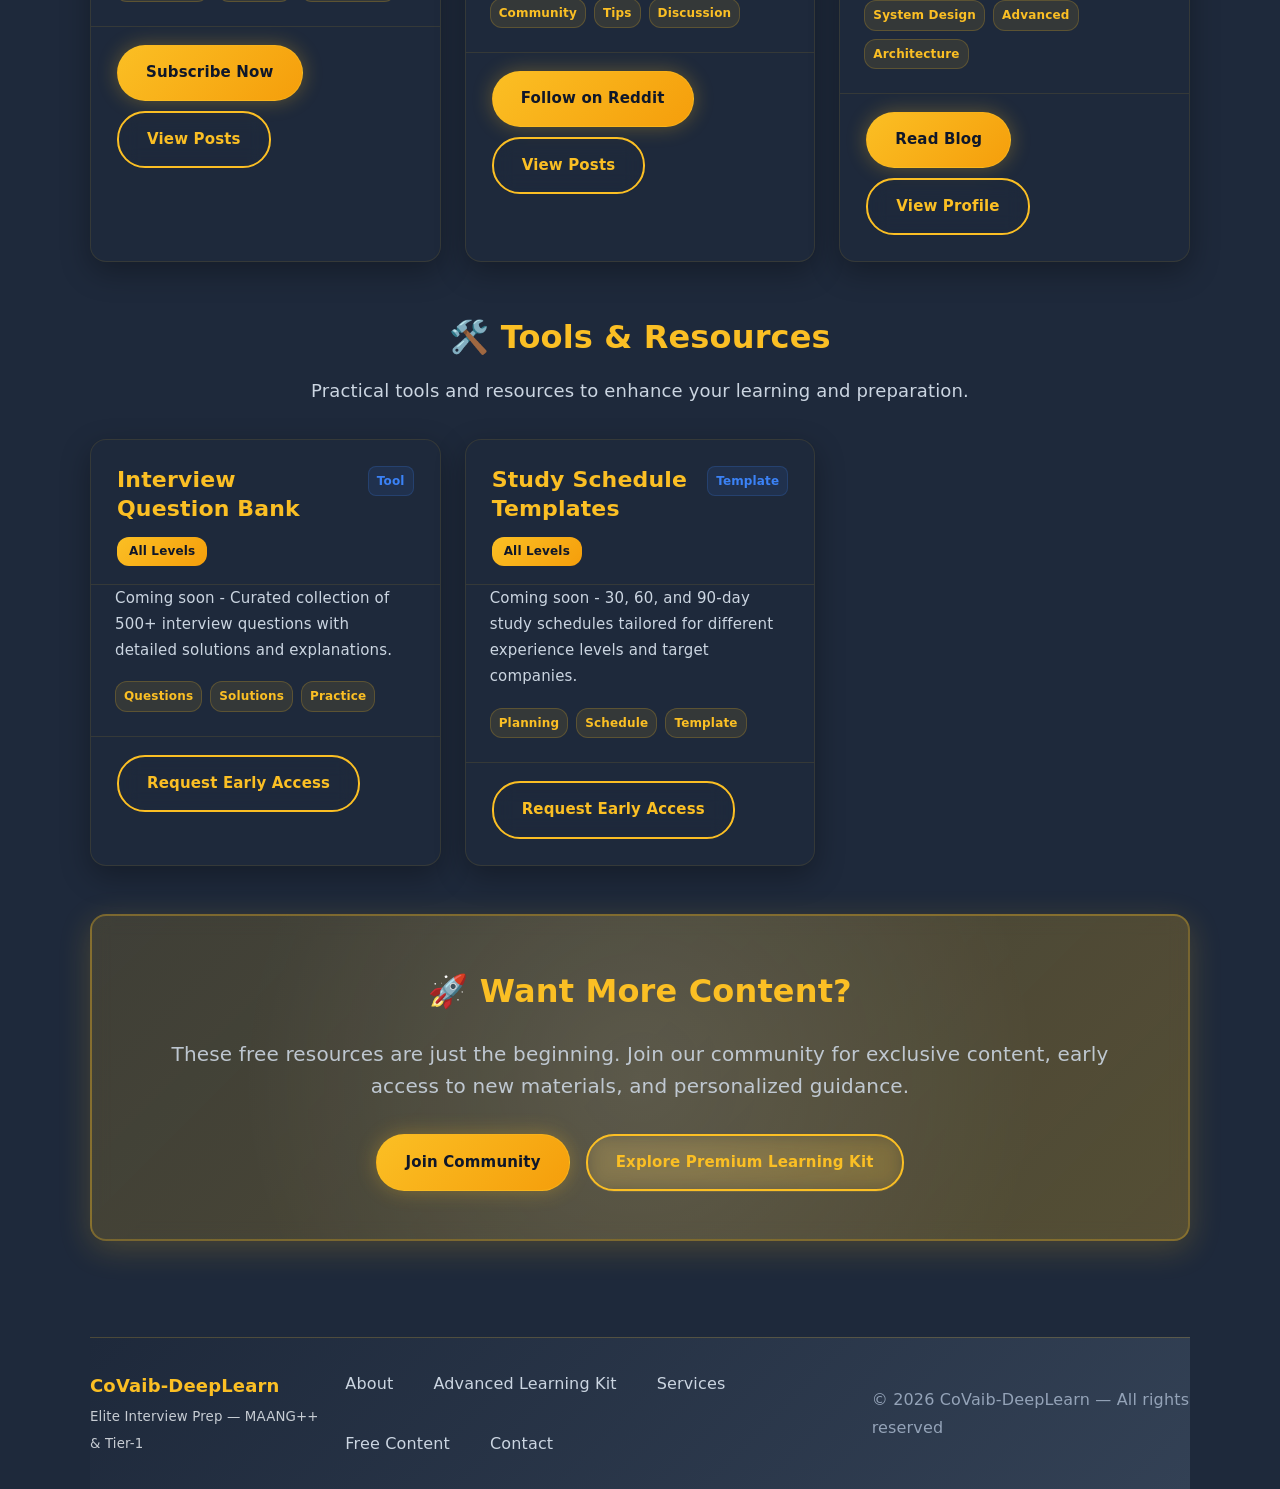
<file: free-content.html>
<!doctype html>
<html lang="en">
<head>
  <meta charset="utf-8" />
  <meta name="viewport" content="width=device-width,initial-scale=1" />
  <title>Free Content — CoVaib-DeepLearn</title>
  <meta name="description" content="Free Java cheat sheets, system design blogs, and interview preparation materials. High-quality content from Tier-1 preparation journey." />
  <link rel="stylesheet" href="assets/style.css" />
  <link rel="icon" href="assets/Logo.jpg" />
</head>
<body>
  <header class="site-header">
    <div class="wrap header-inner">
      <a class="brand" href="index.html">
        <img src="assets/Logo.jpg" alt="CoVaib-DeepLearn logo" class="logo" />
        <div class="brand-text">
          <strong class="brand-name">COVAIB <span class="brand-sub">DeepLearn</span></strong>
          <small>Elite Interview Prep — MAANG++ & Tier-1</small>
        </div>
      </a>

      <nav class="nav">
        <a href="index.html">Home</a>
        <a href="about.html">About</a>
        <a href="courses.html">InDepth Learning Kit</a>
        <a href="services.html">Services</a>
        <a href="free-content.html" aria-current="page">Free Content</a>
        <a href="contact.html" class="cta">Connect</a>
      </nav>
    </div>
  </header>

  <main class="wrap section">
    <h1>🎁 Free Content Hub</h1>
    <p class="muted">High-quality materials from our Tier-1 preparation journey. Download, study, and accelerate your interview preparation.</p>

    <div class="content-intro">
      <h2>🚀 Why Free Content?</h2>
      <p>We believe in giving back to the developer community. These materials are battle-tested from our own MAANG++ preparation journey and designed to help you succeed.</p>
      <div class="intro-features">
        <div class="intro-feature">
          <span class="feature-icon">📚</span>
          <h3>Comprehensive</h3>
          <p>Complete coverage from basics to advanced concepts</p>
        </div>
        <div class="intro-feature">
          <span class="feature-icon">⚡</span>
          <h3>Interview-Focused</h3>
          <p>Designed specifically for Tier-1 interview success</p>
        </div>
        <div class="intro-feature">
          <span class="feature-icon">🔧</span>
          <h3>Practical</h3>
          <p>Real examples and hands-on code snippets</p>
        </div>
      </div>
    </div>

    <!-- OOP CONCEPTS SECTION -->
    <section class="content-section">
      <div class="section-header">
        <h2>🎯 Free OOP Concepts Resources</h2>
        <p class="muted">Comprehensive deep-dive documents covering all 5 core OOP concepts with advanced interview questions, JVM internals, and real-world examples.</p>
      </div>
      
      <div class="content-grid">
        <!-- ABSTRACTION -->
        <div class="content-card">
          <div class="content-header">
            <h3>🔍 Abstraction</h3>
            <span class="content-type">Deep-Dive Documents</span>
            <span class="difficulty-badge">Advanced</span>
          </div>
          <div class="content-preview">
            <p>5 comprehensive documents covering abstract methods, interfaces, abstract classes, and their JVM implementations with real-world examples.</p>
            <div class="content-tags">
              <span class="tag">Abstract Methods</span>
              <span class="tag">Interfaces</span>
              <span class="tag">JVM Internals</span>
            </div>
          </div>
          <div class="content-actions">
            <a href="https://drive.google.com/file/d/1qiJ7RwwcbuhPmZWe0lTl2YFvspTt_VkR/view?usp=sharing" target="_blank" class="btn primary">Abstract Methods Public Access</a>
            <a href="https://drive.google.com/file/d/1LZ0WdOk0674MsWuBq3dAEVUlE3VmlL_h/view?usp=sharing" target="_blank" class="btn primary">State Fields in Abstract Classes</a>
            <a href="https://drive.google.com/file/d/16kOn7I0s8TX1hvxPcT34DS433MtdKdf_/view?usp=sharing" target="_blank" class="btn primary">Interface vs Abstract Class Methods</a>
            <a href="https://drive.google.com/file/d/1MGG7Mt77aZnB_yUD_caEM0JqzqwO9gqO/view?usp=sharing" target="_blank" class="btn primary">Static vs Default Method Conflicts</a>
            <a href="https://drive.google.com/file/d/1lG14ekMgl9w5FQK0M7ZVXRugquNRQ5G8/view?usp=sharing" target="_blank" class="btn primary">Abstract Class Static Methods</a>
          </div>
        </div>

        <!-- ENCAPSULATION -->
        <div class="content-card">
          <div class="content-header">
            <h3>🔒 Encapsulation</h3>
            <span class="content-type">Deep-Dive Documents</span>
            <span class="difficulty-badge">Advanced</span>
          </div>
          <div class="content-preview">
            <p>5 detailed documents covering Spring Boot microservices, code maintainability, BankAccount design, and immutable class patterns.</p>
            <div class="content-tags">
              <span class="tag">Spring Boot</span>
              <span class="tag">Microservices</span>
              <span class="tag">Design Patterns</span>
            </div>
          </div>
          <div class="content-actions">
            <a href="https://drive.google.com/file/d/1j9uNgEemHKtH9ZPWsR8U0W924CgRihC7/view?usp=sharing" target="_blank" class="btn primary">Spring Boot Configuration</a>
            <a href="https://drive.google.com/file/d/1ujAfPlO4-PC3zlUJo8h5ZIOU3xfc6pTH/view?usp=sharing" target="_blank" class="btn primary">Code Maintainability</a>
            <a href="https://drive.google.com/file/d/13US-1TKYbwDKkP61DqXqDp3bllnr3wb5/view?usp=sharing" target="_blank" class="btn primary">Microservice Configuration</a>
            <a href="https://drive.google.com/file/d/1vueUxg4PHK6BitT-G6HmAAUhtZlKmZG_/view?usp=sharing" target="_blank" class="btn primary">BankAccount Balance Protection</a>
            <a href="https://drive.google.com/file/d/1_rWFycNKlU1n4UD-YYQSOds_T6UOCoUL/view?usp=sharing" target="_blank" class="btn primary">Immutable Class Design</a>
          </div>
        </div>

        <!-- COMPOSITION -->
        <div class="content-card">
          <div class="content-header">
            <h3>🧩 Composition</h3>
            <span class="content-type">Deep-Dive Documents</span>
            <span class="difficulty-badge">Advanced</span>
          </div>
          <div class="content-preview">
            <p>5 comprehensive documents covering lifetime management, multiple aggregations, Payment-Order-Customer systems, and microservices design.</p>
            <div class="content-tags">
              <span class="tag">Aggregation</span>
              <span class="tag">Microservices</span>
              <span class="tag">System Design</span>
            </div>
          </div>
          <div class="content-actions">
            <a href="https://drive.google.com/file/d/1w2qa3qb4MzGfkHpJHi-5nCt5VmkoclFw/view?usp=sharing" target="_blank" class="btn primary">Lifetime Management</a>
            <a href="https://drive.google.com/file/d/1W9Wdd6hyzuZQRlP8UjGKNbLALPBhdKdE/view?usp=sharing" target="_blank" class="btn primary">Multiple Aggregations</a>
            <a href="https://drive.google.com/file/d/1l693kPeH-cb6pQnsLmbWt-oWcwmmuJxA/view?usp=sharing" target="_blank" class="btn primary">Payment-Order-Customer System</a>
            <a href="https://drive.google.com/file/d/1jzKcUW66GSKI2ovpkTU4-ZyfyEFtmwl5/view?usp=sharing" target="_blank" class="btn primary">Multi-threaded Microservices</a>
            <a href="https://drive.google.com/file/d/1aKvQoPd8kS3uefznSXaaKyiydKr4aPVV/view?usp=sharing" target="_blank" class="btn primary">Mutable Object Protection</a>
          </div>
        </div>

        <!-- INHERITANCE -->
        <div class="content-card">
          <div class="content-header">
            <h3>🌳 Inheritance</h3>
            <span class="content-type">Deep-Dive Documents</span>
            <span class="difficulty-badge">Advanced</span>
          </div>
          <div class="content-preview">
            <p>5 detailed documents covering "is-a" relationships, JVM memory layout, modern language comparisons, and UML vs code inheritance.</p>
            <div class="content-tags">
              <span class="tag">JVM Memory</span>
              <span class="tag">Modern Languages</span>
              <span class="tag">UML Design</span>
            </div>
          </div>
          <div class="content-actions">
            <a href="https://drive.google.com/file/d/1ZQwSCela2JECUoWlw4TqsXFDiYvV4_6i/view?usp=sharing" target="_blank" class="btn primary">Is-A Relationship Breakdown</a>
            <a href="https://drive.google.com/file/d/1I_AmqM-VsEpIjqZ6l6E74YxO2gMhb5QB/view?usp=sharing" target="_blank" class="btn primary">JVM Memory Layout Impact</a>
            <a href="https://drive.google.com/file/d/1vSzpgDeYJgkjY13D83To2nwzTj893LK0/view?usp=sharing" target="_blank" class="btn primary">Modern Languages Comparison</a>
            <a href="https://drive.google.com/file/d/1gbLRO70QbouyNtVJ0mcCkma9XzOWzr51/view?usp=sharing" target="_blank" class="btn primary">Inheritance vs Composition</a>
            <a href="https://drive.google.com/file/d/1hc0vjkG-qoLYVH0Vaa--hl1xU1nFTMWu/view?usp=sharing" target="_blank" class="btn primary">UML vs Code Inheritance</a>
          </div>
        </div>

        <!-- POLYMORPHISM -->
        <div class="content-card">
          <div class="content-header">
            <h3>🔄 Polymorphism</h3>
            <span class="content-type">Deep-Dive Documents</span>
            <span class="difficulty-badge">Advanced</span>
          </div>
          <div class="content-preview">
            <p>5 comprehensive documents covering method hiding vs overriding, serialization, HFT systems, vtable mechanism, and superclass references.</p>
            <div class="content-tags">
              <span class="tag">Method Overriding</span>
              <span class="tag">Serialization</span>
              <span class="tag">HFT Systems</span>
            </div>
          </div>
          <div class="content-actions">
            <a href="https://drive.google.com/file/d/1-b3rkS3DC3kA-7LyiGBZXH8ckV05l5zZ/view?usp=sharing" target="_blank" class="btn primary">Method Hiding vs Overriding</a>
            <a href="https://drive.google.com/file/d/1kYP_IiaGPL4Mr5g4Fi5eRoY947dJHcyy/view?usp=sharing" target="_blank" class="btn primary">Serialization Interactions</a>
            <a href="https://drive.google.com/file/d/1k6BVc9ftawYJ7AXDWp3IlN6HrFcBaAKM/view?usp=sharing" target="_blank" class="btn primary">HFT System Pitfalls</a>
            <a href="https://drive.google.com/file/d/1AIExIjO9rtBjIbVpqa4ifBi_O13as8B8/view?usp=sharing" target="_blank" class="btn primary">JVM Vtable Mechanism</a>
            <a href="https://drive.google.com/file/d/1cTIxCQUP-saDNHEP9jofH84Y6sZ11l3h/view?usp=sharing" target="_blank" class="btn primary">Superclass Reference Behavior</a>
          </div>
        </div>
      </div>
    </section>

    <!-- SYSTEM DESIGN BLOGS SECTION -->
    <section class="content-section">
      <div class="section-header">
        <h2>🏗️ System Design Blogs</h2>
        <p class="muted">In-depth articles on system design patterns, scalability, and real-world architecture decisions.</p>
      </div>
      
      <div class="content-grid">
        <div class="content-card">
          <div class="content-header">
            <h3>60 Days System Design Master Blog</h3>
            <span class="content-type">Blog Series</span>
            <span class="difficulty-badge">Advanced</span>
          </div>
          <div class="content-preview">
            <p>Complete system design journey covering scalability, microservices, distributed systems, and real-world architecture patterns. Currently at Day 60 with advanced concepts.</p>
            <div class="content-tags">
              <span class="tag">System Design</span>
              <span class="tag">Architecture</span>
              <span class="tag">Scalability</span>
            </div>
          </div>
          <div class="content-actions">
            <a href="https://medium.com/@shivanimutke2501/day-60-system-design-concepts-60-days-system-design-master-blog-c3051955188d" target="_blank" class="btn primary">Read Latest Post</a>
            <a href="https://medium.com/@shivanimutke2501" target="_blank" class="btn ghost">View All Posts</a>
          </div>
        </div>

        <div class="content-card">
          <div class="content-header">
            <h3>Microservices Architecture Patterns</h3>
            <span class="content-type">Blog Post</span>
            <span class="difficulty-badge">Advanced</span>
          </div>
          <div class="content-preview">
            <p>Coming soon - Comprehensive guide to microservices patterns, service discovery, API gateways, and distributed system challenges.</p>
            <div class="content-tags">
              <span class="tag">Microservices</span>
              <span class="tag">Architecture</span>
              <span class="tag">Distributed Systems</span>
            </div>
          </div>
          <div class="content-actions">
            <a href="contact.html" class="btn ghost">Request Early Access</a>
          </div>
        </div>

        <div class="content-card">
          <div class="content-header">
            <h3>Database Design for Scale</h3>
            <span class="content-type">Blog Post</span>
            <span class="difficulty-badge">Advanced</span>
          </div>
          <div class="content-preview">
            <p>Coming soon - Database sharding, replication strategies, and optimization techniques for high-traffic applications.</p>
            <div class="content-tags">
              <span class="tag">Database</span>
              <span class="tag">Scalability</span>
              <span class="tag">Performance</span>
            </div>
          </div>
          <div class="content-actions">
            <a href="contact.html" class="btn ghost">Request Early Access</a>
          </div>
        </div>

        <div class="content-card">
          <div class="content-header">
            <h3>Caching Strategies</h3>
            <span class="content-type">Blog Post</span>
            <span class="difficulty-badge">Intermediate</span>
          </div>
          <div class="content-preview">
            <p>Coming soon - Redis, Memcached, CDN strategies, and cache invalidation patterns for optimal performance.</p>
            <div class="content-tags">
              <span class="tag">Caching</span>
              <span class="tag">Performance</span>
              <span class="tag">Redis</span>
            </div>
          </div>
          <div class="content-actions">
            <a href="contact.html" class="btn ghost">Request Early Access</a>
          </div>
        </div>
      </div>
    </section>

    <!-- INTERVIEW PREP SECTION -->
    <section class="content-section">
      <div class="section-header">
        <h2>🎯 Interview Preparation</h2>
        <p class="muted">Structured guides and resources to help you ace your Tier-1 interviews.</p>
      </div>
      
      <div class="content-grid">
        <div class="content-card">
          <div class="content-header">
            <h3>MAANG++ Interview Roadmap</h3>
            <span class="content-type">Guide</span>
            <span class="difficulty-badge">All Levels</span>
          </div>
          <div class="content-preview">
            <p>Coming soon - Complete roadmap covering technical rounds, system design, behavioral questions, and preparation timeline.</p>
            <div class="content-tags">
              <span class="tag">Interview</span>
              <span class="tag">Roadmap</span>
              <span class="tag">MAANG</span>
            </div>
          </div>
          <div class="content-actions">
            <a href="contact.html" class="btn ghost">Request Early Access</a>
          </div>
        </div>

        <div class="content-card">
          <div class="content-header">
            <h3>Java Coding Patterns</h3>
            <span class="content-type">Reference</span>
            <span class="difficulty-badge">Intermediate</span>
          </div>
          <div class="content-preview">
            <p>Coming soon - Common coding patterns, algorithms, and data structures frequently asked in Java interviews.</p>
            <div class="content-tags">
              <span class="tag">Java</span>
              <span class="tag">Algorithms</span>
              <span class="tag">Patterns</span>
            </div>
          </div>
          <div class="content-actions">
            <a href="contact.html" class="btn ghost">Request Early Access</a>
          </div>
        </div>

        <div class="content-card">
          <div class="content-header">
            <h3>Behavioral Questions Guide</h3>
            <span class="content-type">Guide</span>
            <span class="difficulty-badge">All Levels</span>
          </div>
          <div class="content-preview">
            <p>Coming soon - STAR method, leadership examples, and how to structure answers for maximum impact.</p>
            <div class="content-tags">
              <span class="tag">Behavioral</span>
              <span class="tag">STAR Method</span>
              <span class="tag">Leadership</span>
            </div>
          </div>
          <div class="content-actions">
            <a href="contact.html" class="btn ghost">Request Early Access</a>
          </div>
        </div>
      </div>
    </section>

    <!-- SOCIAL PROFILES & BLOGS SECTION -->
    <section class="content-section">
      <div class="section-header">
        <h2>📱 Stay Updated & Follow My Journey</h2>
        <p class="muted">Follow me across platforms for regular updates, free content, and behind-the-scenes insights from my Tier-1 preparation journey.</p>
      </div>
      
      <div class="content-grid">
        <div class="content-card">
          <div class="content-header">
            <h3>Substack Newsletter</h3>
            <span class="content-type">Newsletter</span>
            <span class="difficulty-badge">All Levels</span>
          </div>
          <div class="content-preview">
            <p>Get exclusive updates, free posts, and deep-dive content delivered to your inbox. Join the community for regular insights from my preparation journey.</p>
            <div class="content-tags">
              <span class="tag">Newsletter</span>
              <span class="tag">Updates</span>
              <span class="tag">Community</span>
            </div>
          </div>
          <div class="content-actions">
            <a href="https://shivanimutke.substack.com/publish/posts/published" target="_blank" class="btn primary">Subscribe Now</a>
            <a href="https://shivanimutke.substack.com/publish/posts/published" target="_blank" class="btn ghost">View Posts</a>
          </div>
        </div>

        <div class="content-card">
          <div class="content-header">
            <h3>Reddit Community</h3>
            <span class="content-type">Community</span>
            <span class="difficulty-badge">All Levels</span>
          </div>
          <div class="content-preview">
            <p>Follow my Reddit posts for quick tips, community discussions, and real-time insights. Engage with fellow developers and get answers to your questions.</p>
            <div class="content-tags">
              <span class="tag">Community</span>
              <span class="tag">Tips</span>
              <span class="tag">Discussion</span>
            </div>
          </div>
          <div class="content-actions">
            <a href="https://www.reddit.com/user/Deep_Onion841/" target="_blank" class="btn primary">Follow on Reddit</a>
            <a href="https://www.reddit.com/user/Deep_Onion841/" target="_blank" class="btn ghost">View Posts</a>
          </div>
        </div>

        <div class="content-card">
          <div class="content-header">
            <h3>System Design Master Blog</h3>
            <span class="content-type">Blog Post</span>
            <span class="difficulty-badge">Advanced</span>
          </div>
          <div class="content-preview">
            <p>Day 60 of my System Design Master Blog - Advanced level concepts covering scalability, microservices, and real-world architecture patterns.</p>
            <div class="content-tags">
              <span class="tag">System Design</span>
              <span class="tag">Advanced</span>
              <span class="tag">Architecture</span>
            </div>
          </div>
          <div class="content-actions">
            <a href="https://medium.com/@shivanimutke2501/day-60-system-design-concepts-60-days-system-design-master-blog-c3051955188d" target="_blank" class="btn primary">Read Blog</a>
            <a href="https://medium.com/@shivanimutke2501" target="_blank" class="btn ghost">View Profile</a>
          </div>
        </div>
      </div>
    </section>

    <!-- TOOLS & RESOURCES SECTION -->
    <section class="content-section">
      <div class="section-header">
        <h2>🛠️ Tools & Resources</h2>
        <p class="muted">Practical tools and resources to enhance your learning and preparation.</p>
      </div>
      
      <div class="content-grid">
        <div class="content-card">
          <div class="content-header">
            <h3>Interview Question Bank</h3>
            <span class="content-type">Tool</span>
            <span class="difficulty-badge">All Levels</span>
          </div>
          <div class="content-preview">
            <p>Coming soon - Curated collection of 500+ interview questions with detailed solutions and explanations.</p>
            <div class="content-tags">
              <span class="tag">Questions</span>
              <span class="tag">Solutions</span>
              <span class="tag">Practice</span>
            </div>
          </div>
          <div class="content-actions">
            <a href="contact.html" class="btn ghost">Request Early Access</a>
          </div>
        </div>

        <div class="content-card">
          <div class="content-header">
            <h3>Study Schedule Templates</h3>
            <span class="content-type">Template</span>
            <span class="difficulty-badge">All Levels</span>
          </div>
          <div class="content-preview">
            <p>Coming soon - 30, 60, and 90-day study schedules tailored for different experience levels and target companies.</p>
            <div class="content-tags">
              <span class="tag">Planning</span>
              <span class="tag">Schedule</span>
              <span class="tag">Template</span>
            </div>
          </div>
          <div class="content-actions">
            <a href="contact.html" class="btn ghost">Request Early Access</a>
          </div>
        </div>
      </div>
    </section>

    <!-- CTA SECTION -->
    <div class="content-cta">
      <h2>🚀 Want More Content?</h2>
      <p>These free resources are just the beginning. Join our community for exclusive content, early access to new materials, and personalized guidance.</p>
      <div class="actions">
        <a class="btn primary" href="contact.html">Join Community</a>
        <a class="btn ghost" href="courses.html">Explore Premium Learning Kit</a>
      </div>
    </div>
  </main>

  <footer class="site-footer">
    <div class="wrap footer-inner">
      <div>
        <strong>CoVaib-DeepLearn</strong><br />
        <small class="muted">Elite Interview Prep — MAANG++ & Tier-1</small>
      </div>
      <div class="footer-actions">
        <a href="about.html">About</a>
        <a href="courses.html">Advanced Learning Kit</a>
        <a href="services.html">Services</a>
        <a href="free-content.html">Free Content</a>
        <a href="contact.html">Contact</a>
      </div>
      <div class="muted">© <span id="year"></span> CoVaib-DeepLearn — All rights reserved</div>
    </div>
  </footer>

  <a href="#top" id="backToTop" class="back-to-top"><span class="btn ghost">Back to top ↑</span></a>

  <script>
    document.getElementById('year').textContent = new Date().getFullYear();
    const backToTop = document.getElementById('backToTop');
    window.addEventListener('scroll',()=>{
      if(window.scrollY>300){backToTop.classList.add('show')}else{backToTop.classList.remove('show')}
    });
    // offer banner close and dynamic positioning
    (function(){
      const banner=document.getElementById('offerBanner');
      const close=document.getElementById('offerClose');
      const body=document.body;
      const header=document.querySelector('.site-header');
      function updateBannerPosition(){
        if(header&&banner){
          const headerHeight=header.offsetHeight;
          banner.style.top=headerHeight+'px';
        }
      }
      function updateBannerState(){
        if(banner&&banner.style.display!=='none'){
          body.classList.add('has-offer-banner');
          updateBannerPosition();
        }else{
          body.classList.remove('has-offer-banner');
        }
      }
      if(sessionStorage.getItem('offerDismissed')==='1'){
        if(banner)banner.style.display='none';
      }else{
        body.classList.add('has-offer-banner');
      }
      updateBannerPosition();
      updateBannerState();
      window.addEventListener('resize',updateBannerPosition);
      close&&close.addEventListener('click',()=>{
        if(banner)banner.style.display='none';
        sessionStorage.setItem('offerDismissed','1');
        body.classList.remove('has-offer-banner');
      });
    })();
  </script>
</body>
</html>
</file>
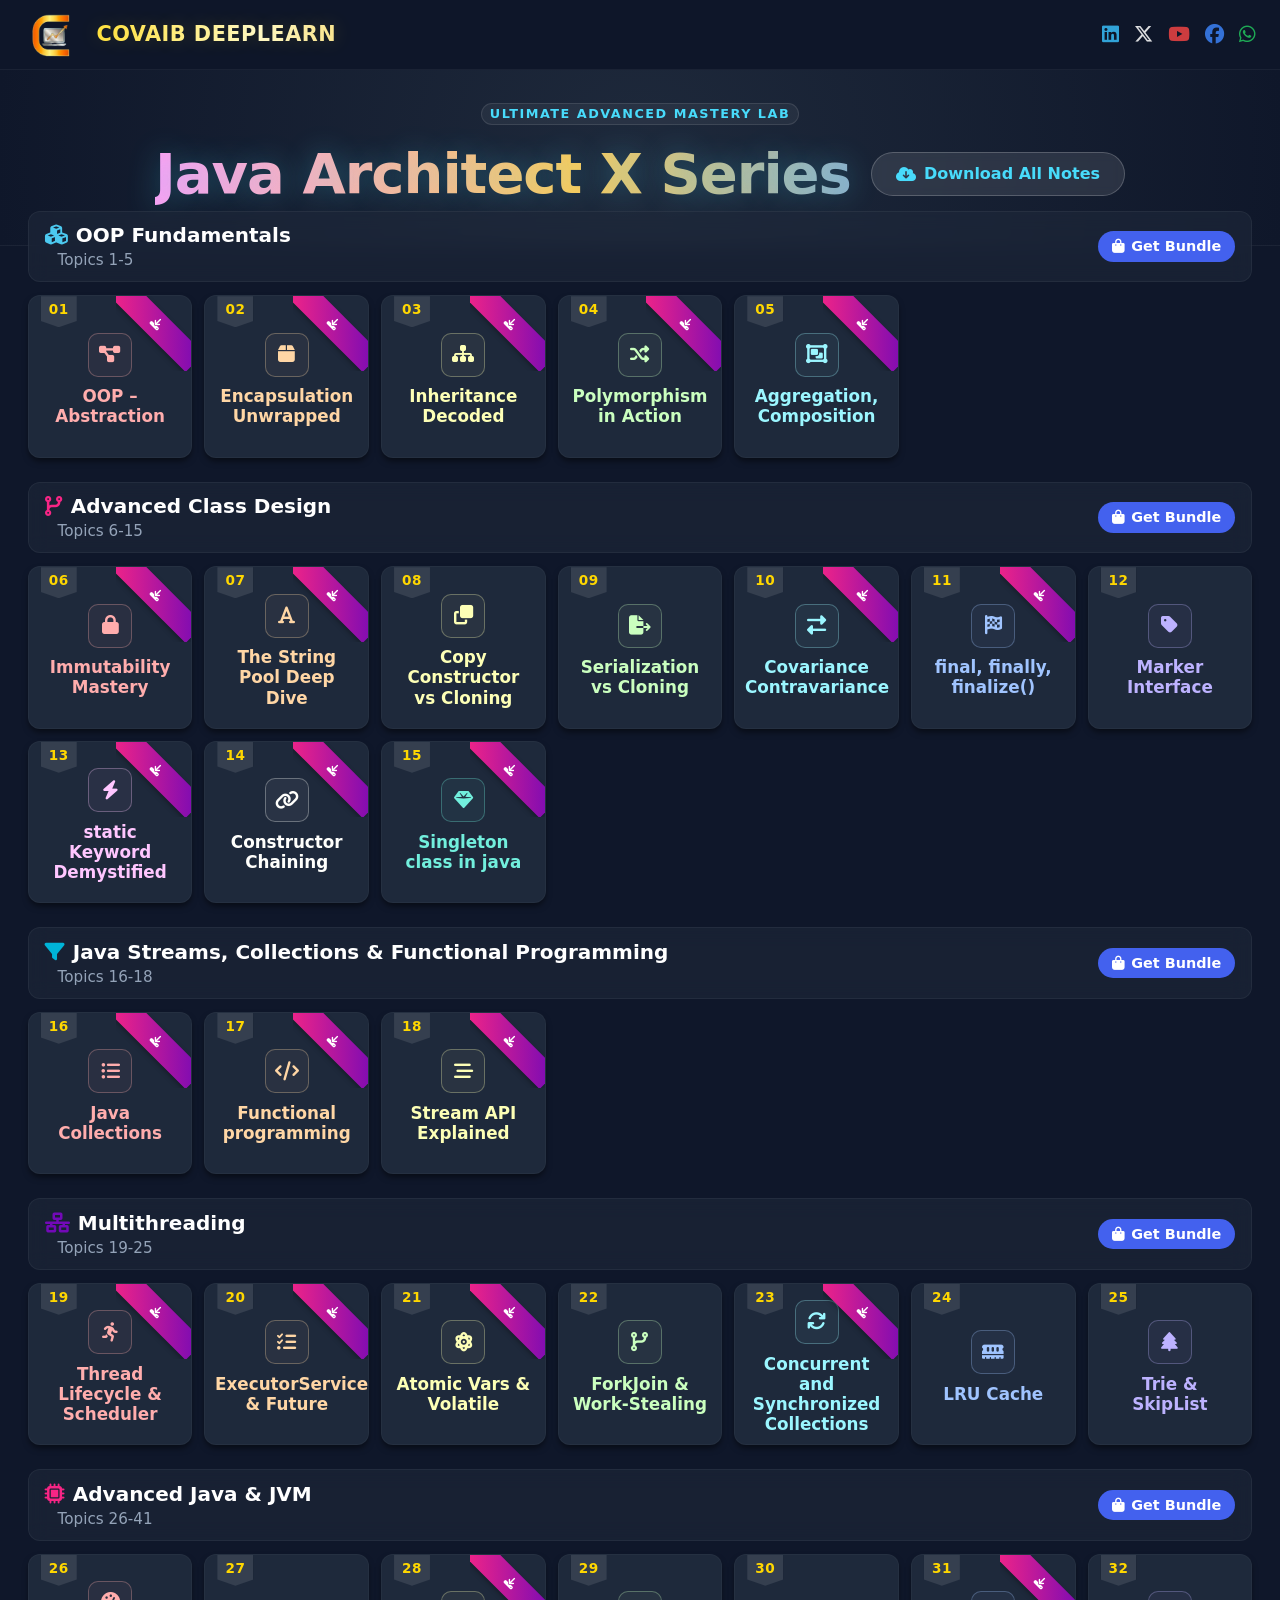
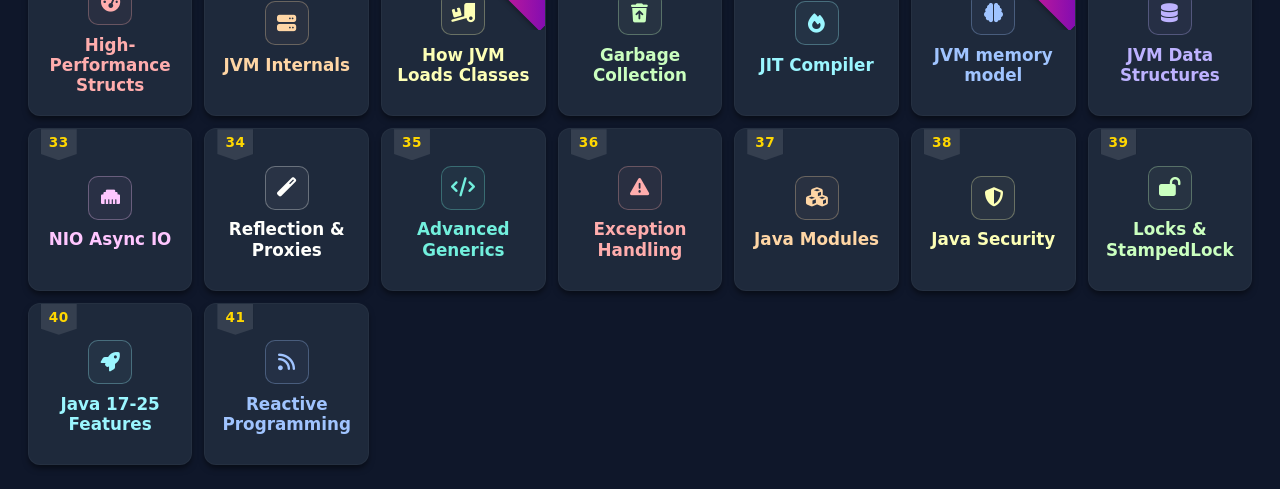
<file: java.html>
<!DOCTYPE html>
<html lang="en">
<head>
    <meta charset="UTF-8">
    <meta name="viewport" content="width=device-width, initial-scale=1.0">
    <title>Java Architect X Series | CoVaib DeepLearn</title>
    <!-- Updated to version 6.5.1 to support the new X (Twitter) icon -->
    <link href="https://cdnjs.cloudflare.com/ajax/libs/font-awesome/6.5.1/css/all.min.css" rel="stylesheet">
    <style>
        :root {
            /* Dark Theme Variables */
            --primary: #4361ee;
            --primary-dark: #3a0ca3;
            --secondary: #4cc9f0;
            --accent: #f72585;
            --text-main: #f8f9fa;
            --text-muted: #94a3b8;
            --bg-body: #0f172a;
            --bg-card: #1e293b;
            --bg-card-hover: #334155;
            --gradient-header: linear-gradient(135deg, #0b1120 0%, #1e293b 100%);
            --shadow-card: 0 4px 6px -1px rgba(0, 0, 0, 0.5);
            --shadow-hover: 0 10px 15px -3px rgba(0, 0, 0, 0.6), 0 0 10px rgba(67, 97, 238, 0.3);
            --radius: 12px;
            --ribbon-bg: linear-gradient(45deg, #f72585, #7209b7);
        }

        body {
            font-family: 'Segoe UI', system-ui, -apple-system, sans-serif;
            background-color: var(--bg-body);
            color: var(--text-main);
            margin: 0;
            padding: 0;
            line-height: 1.4;
            overflow-x: hidden;
            font-size: 16px; /* Restored font size */
        }

        /* --- Navigation --- */
        .navbar {
            background: rgba(15, 23, 42, 0.9);
            backdrop-filter: blur(10px);
            padding: 0.6rem 1.5rem;
            position: sticky;
            top: 0;
            z-index: 1000;
            display: flex;
            justify-content: space-between;
            align-items: center;
            border-bottom: 1px solid rgba(255,255,255,0.05);
            min-height: 50px;
            flex-wrap: wrap; 
            gap: 0.5rem;
        }

        /* Rainbow/Gold Animation Keyframes */
        @keyframes rainbow-flow {
            0% { background-position: 0% 50%; }
            50% { background-position: 100% 50%; }
            100% { background-position: 0% 50%; }
        }

        .brand {
            display: flex;
            align-items: center;
            gap: 12px;
            font-size: 1.3rem;
            font-weight: 800;
            text-decoration: none;
            text-transform: uppercase;
            letter-spacing: 0.5px;
            background: linear-gradient(90deg, #FFD700, #FFFACD, #eebc26, #ffffff, #FFD700);
            background-size: 300%;
            -webkit-background-clip: text;
            -webkit-text-fill-color: transparent;
            animation: rainbow-flow 6s ease infinite;
            text-shadow: 0 0 20px rgba(255, 215, 0, 0.2);
        }

        /* --- Social Media Bar --- */
        .social-links {
            display: flex;
            gap: 15px; 
            align-items: center;
        }

        .neon-icon {
            font-size: 1.2rem;
            transition: all 0.3s cubic-bezier(0.175, 0.885, 0.32, 1.275);
            display: flex;
            align-items: center;
            justify-content: center;
            text-decoration: none;
            opacity: 0.85;
        }

        .neon-icon:hover {
            transform: scale(1.25) translateY(-2px);
            opacity: 1;
            filter: drop-shadow(0 0 8px currentColor); 
        }

        .text-sky-400 { color: #38bdf8; }
        .text-white { color: #ffffff; }
        .text-red-500 { color: #ef4444; }
        .text-blue-500 { color: #3b82f6; }
        .text-green-500 { color: #22c55e; }

        /* --- Hero Section --- */
        .hero {
            background: radial-gradient(circle at center, #1e293b 0%, #0f172a 100%);
            color: white;
            padding: 2rem 1rem; 
            text-align: center;
            position: relative;
            overflow: hidden;
            border-bottom: 1px solid rgba(255,255,255,0.05);
        }

        .hero h1 {
            font-size: 3.5rem; 
            margin: 0; 
            font-weight: 900;
            letter-spacing: -1px;
            background: linear-gradient(90deg, #ff9ff3, #feca57, #54a0ff, #48dbfb, #1dd1a1, #ff9ff3);
            background-size: 300%;
            -webkit-background-clip: text;
            -webkit-text-fill-color: transparent;
            animation: rainbow-flow 6s ease infinite;
            text-shadow: 0 0 30px rgba(72, 219, 251, 0.3);
        }

        .hero-title-wrapper {
            display: flex;
            justify-content: center;
            align-items: center;
            gap: 20px;
            flex-wrap: wrap;
            margin-top: 10px;
        }

        .btn-download-hero {
            background: rgba(255, 255, 255, 0.1);
            border: 1px solid rgba(255, 255, 255, 0.2);
            color: #48dbfb;
            padding: 10px 24px;
            border-radius: 30px;
            font-weight: 700;
            text-decoration: none;
            transition: all 0.3s ease;
            display: flex;
            align-items: center;
            gap: 8px;
            font-size: 1rem;
            backdrop-filter: blur(5px);
            height: fit-content;
        }

        .btn-download-hero:hover {
            background: var(--primary);
            color: white;
            border-color: var(--primary);
            transform: translateY(-2px);
            box-shadow: 0 5px 15px rgba(67, 97, 238, 0.4);
        }

        .hero-badge {
            background: rgba(255,255,255,0.05);
            border: 1px solid rgba(255,255,255,0.1);
            padding: 1px 8px;
            border-radius: 50px;
            font-size: 0.8rem;
            text-transform: uppercase;
            letter-spacing: 1.5px;
            display: inline-block;
            margin-bottom: -0.1rem;
            color: #48dbfb; 
            font-weight: 600;
        }

        /* --- Container --- */
        .container {
            max-width: 98%; /* Slightly wider */
            margin: -2.2rem auto 1.5rem;
            padding: 0 15px;
            position: relative;
            z-index: 3;
            box-sizing: border-box;
        }

        /* --- Module Sections --- */
        .module-section {
            background: transparent;
            border-radius: 16px;
            margin-bottom: 1.5rem; 
        }

        .module-header {
            display: flex;
            justify-content: space-between;
            align-items: center;
            margin-bottom: 0.8rem;
            padding: 0.6rem 1rem;
            background: rgba(30, 41, 59, 0.6);
            border: 1px solid rgba(255,255,255,0.05);
            backdrop-filter: blur(10px);
            border-radius: 12px;
            flex-wrap: wrap;
            gap: 0.5rem;
        }

        .module-title h2 {
            margin: 0;
            font-size: 1.25rem;
            color: white;
            display: flex;
            align-items: center;
        }

        .module-meta {
            color: var(--text-muted);
            font-size: 0.95rem; 
            margin-left: 0.8rem;
            display: inline-block;
        }

        .btn-bundle {
            background: var(--primary);
            color: white;
            padding: 5px 14px;
            border-radius: 50px;
            text-decoration: none;
            font-weight: 600;
            font-size: 0.9rem;
            transition: all 0.3s ease;
            display: inline-flex;
            align-items: center;
            gap: 6px;
        }

        .btn-bundle:hover {
            background: var(--primary-dark);
            transform: scale(1.05);
        }

        /* --- Grid Layout (Medium Size) --- */
        .topic-grid {
            display: grid;
            /* Increased column width for medium size */
            grid-template-columns: repeat(auto-fill, minmax(160px, 1fr)); 
            gap: 12px; 
        }

        /* --- Topic Card (Medium Size) --- */
        .card {
            background: var(--bg-card);
            border-radius: var(--radius);
            padding: 1rem 0.6rem 0.6rem; 
            border: 1px solid rgba(255, 255, 255, 0.03);
            transition: all 0.2s cubic-bezier(0.4, 0, 0.2, 1);
            position: relative;
            display: flex;
            flex-direction: column;
            justify-content: center;
            align-items: center;
            text-align: center;
            /* Increased Height */
            height: 135px; 
            overflow: hidden;
            box-shadow: var(--shadow-card);
            text-decoration: none;
            cursor: pointer;
        }

        .card:hover {
            transform: translateY(-3px);
            background: var(--bg-card-hover);
            border-color: rgba(255, 255, 255, 0.1);
            box-shadow: var(--shadow-hover);
        }

        /* --- RAINBOW TEXT COLOR LOGIC (10 Colors) --- */
        
        .card:nth-child(10n+1) .card-title, .card:nth-child(10n+1) .icon-circle { color: #ffadad; border-color: rgba(255, 173, 173, 0.3); } /* Red */
        .card:nth-child(10n+2) .card-title, .card:nth-child(10n+2) .icon-circle { color: #ffd6a5; border-color: rgba(255, 214, 165, 0.3); } /* Orange */
        .card:nth-child(10n+3) .card-title, .card:nth-child(10n+3) .icon-circle { color: #fdffb6; border-color: rgba(253, 255, 182, 0.3); } /* Yellow */
        .card:nth-child(10n+4) .card-title, .card:nth-child(10n+4) .icon-circle { color: #caffbf; border-color: rgba(202, 255, 191, 0.3); } /* Green */
        .card:nth-child(10n+5) .card-title, .card:nth-child(10n+5) .icon-circle { color: #9bf6ff; border-color: rgba(155, 246, 255, 0.3); } /* Cyan */
        .card:nth-child(10n+6) .card-title, .card:nth-child(10n+6) .icon-circle { color: #a0c4ff; border-color: rgba(160, 196, 255, 0.3); } /* Blue */
        .card:nth-child(10n+7) .card-title, .card:nth-child(10n+7) .icon-circle { color: #bdb2ff; border-color: rgba(189, 178, 255, 0.3); } /* Purple */
        .card:nth-child(10n+8) .card-title, .card:nth-child(10n+8) .icon-circle { color: #ffc6ff; border-color: rgba(255, 198, 255, 0.3); } /* Pink */
        .card:nth-child(10n+9) .card-title, .card:nth-child(10n+9) .icon-circle { color: #fffffc; border-color: rgba(255, 255, 252, 0.3); } /* Cream */
        .card:nth-child(10n+10) .card-title, .card:nth-child(10n+10) .icon-circle { color: #72efdd; border-color: rgba(114, 239, 221, 0.3); } /* Teal */

        .card:nth-child(10n+1) .icon-circle { background: rgba(255, 173, 173, 0.05); }
        .card:nth-child(10n+2) .icon-circle { background: rgba(255, 214, 165, 0.05); }
        .card:nth-child(10n+3) .icon-circle { background: rgba(253, 255, 182, 0.05); }
        .card:nth-child(10n+4) .icon-circle { background: rgba(202, 255, 191, 0.05); }
        .card:nth-child(10n+5) .icon-circle { background: rgba(155, 246, 255, 0.05); }
        .card:nth-child(10n+6) .icon-circle { background: rgba(160, 196, 255, 0.05); }
        .card:nth-child(10n+7) .icon-circle { background: rgba(189, 178, 255, 0.05); }
        .card:nth-child(10n+8) .icon-circle { background: rgba(255, 198, 255, 0.05); }
        .card:nth-child(10n+9) .icon-circle { background: rgba(255, 255, 252, 0.05); }
        .card:nth-child(10n+10) .icon-circle { background: rgba(114, 239, 221, 0.05); }


        /* --- Visible Ribbon (Large) --- */
        .ribbon {
            position: absolute;
            top: 0;
            right: 0;
            width: 75px; /* Increased Size */
            height: 75px; /* Increased Size */
            overflow: hidden;
            z-index: 10;
        }

        .ribbon::before {
            font-family: "Font Awesome 6 Free";
            font-weight: 900;
            content: '\f019';
            position: absolute;
            top: 15px; /* Adjusted pos */
            right: -20px; /* Adjusted pos */
            width: 110px; /* Longer strip */
            background: var(--ribbon-bg);
            color: white;
            text-align: center;
            padding: 5px 0; /* More padding */
            font-size: 0.7rem; /* Larger Font */
            transform: rotate(45deg);
            box-shadow: 0 2px 5px rgba(0,0,0,0.3);
        }
        
        /* --- Topic Number (Scaled Up) --- */
        .topic-number {
            font-size: 0.85rem;
            font-weight: 800;
            color: gold;
            background: rgba(255,255,255,0.1); 
            position: absolute;
            top: 0;
            left: 12px;
            padding: 4px 8px 8px 8px;
            clip-path: polygon(0 0, 100% 0, 100% 80%, 50% 100%, 0 80%);
            box-shadow: 0 2px 5px rgba(0,0,0,0.3);
            z-index: 5;
            letter-spacing: 0.5px;
        }

        /* Card Content */
        .card-content {
            position: relative;
            z-index: 2;
            display: flex;
            flex-direction: column;
            align-items: center;
            justify-content: center;
            height: 100%;
            width: 100%;
        }

        .icon-circle {
            width: 42px; /* Increased icon circle */
            height: 42px;
            border-radius: 10px;
            display: flex;
            align-items: center;
            justify-content: center;
            margin-bottom: 0.6rem;
            font-size: 1.2rem; /* Increased icon size */
            border-width: 1px;
            border-style: solid;
            transition: transform 0.2s ease;
        }

        .card:hover .icon-circle {
            transform: scale(1.1);
            background: currentColor !important; 
            color: var(--bg-card) !important; 
            box-shadow: 0 0 10px currentColor; 
        }

        .card-title {
            font-size: 1.05rem; /* Larger title text */
            font-weight: 600;
            margin: 0;
            line-height: 1.2;
            max-width: 100%;
            padding: 0 4px;
        }

        /* Responsive */
        @media (max-width: 768px) {
            .navbar { justify-content: center; padding: 0.6rem; }
            .brand { margin-bottom: 0.5rem; font-size: 1.2rem; }
            .social-links { width: 100%; justify-content: center; margin-top: 5px; gap: 15px; }
            .hero h1 { font-size: 2.2rem; } 
            .container { padding: 0 10px; margin-top: -1rem; }
            .module-header { flex-direction: column; align-items: flex-start; text-align: left; }
            .btn-bundle { width: 100%; justify-content: center; margin-top: 10px; }
            .module-meta { margin-left: 0; margin-top: 5px; }
            .topic-grid { grid-template-columns: repeat(auto-fill, minmax(135px, 1fr)); gap: 8px; }
            .hero-title-wrapper { gap: 17px; }
            .btn-download-hero { padding: 10px 20px; font-size: 0.95rem; width: 100%; justify-content: center; }
        }
    </style>
</head>
<body>

    <!-- Navigation -->
    <nav class="navbar">
        <a href="#" class="brand">
            <img src="Watermark.png" alt="Logo" style="height: 48px; border-radius: 8px; margin-right: 10px;">
            CoVaib DeepLearn
        </a>

        <!-- Social Media Icons -->
        <div class="social-links">
            <a title="LinkedIn" href="https://www.linkedin.com/company/covaib-deeplearn/posts/?feedView=all" target="_blank" class="neon-icon text-sky-400"><i class="fa-brands fa-linkedin"></i></a>
            <a title="X (Twitter)" href="https://x.com/CovaibDeeplearn" target="_blank" class="neon-icon text-white"><i class="fa-brands fa-x-twitter"></i></a>
            <a title="YouTube" href="https://www.youtube.com/channel/UCfpvfa9gRPIN-SSkiCMiBPA/community" target="_blank" class="neon-icon text-red-500"><i class="fa-brands fa-youtube"></i></a>
            <a title="Facebook" href="https://www.facebook.com/profile.php?id=61585531406949" target="_blank" class="neon-icon text-blue-500"><i class="fa-brands fa-facebook"></i></a>
            <a title="WhatsApp" href="https://chat.whatsapp.com/LDsP8blfxph91hZt8rqiQX" target="_blank" class="neon-icon text-green-500"><i class="fa-brands fa-whatsapp"></i></a>
        </div>
    </nav>

    <!-- Hero Section -->
    <header class="hero">
        <div class="hero-content">
            <span class="hero-badge">Ultimate Advanced Mastery Lab</span>
            <div class="hero-title-wrapper">
                <h1>Java Architect X Series</h1>
                <!-- FIXED LINK HERE -->
                <a href="https://covaibdeeplearn.gumroad.com/l/qqallm" class="btn-download-hero" target="_blank">
                    <i class="fas fa-cloud-download-alt"></i> Download All Notes
                </a>
            </div>
        </div>
    </header>

    <div class="container">

        <!-- MODULE 1 -->
        <div class="module-section">
            <div class="module-header">
                <div class="module-title">
                    <h2><i class="fas fa-cubes" style="color: var(--secondary); margin-right: 8px;"></i> OOP Fundamentals</h2>
                    <span class="module-meta">Topics 1-5</span>
                </div>
                <!-- FIXED LINK HERE -->
                <a href="https://covaibdeeplearn.gumroad.com/l/CoVaibDeepLearn-SystemLevelJavaOOP" class="btn-bundle" target="_blank"><i class="fas fa-shopping-bag"></i> Get Bundle</a>
            </div>
            
            <div class="topic-grid">
                <!-- FIXED LINK HERE -->
                <a href="https://covaibdeeplearn.gumroad.com/l/CoVaibDeepLearn-SystemLevelJavaAbstraction" class="card" target="_blank">
                     <div class="ribbon"></div>
                    <span class="topic-number">01</span>
                    <div class="card-content">
                        <div class="icon-circle"><i class="fas fa-project-diagram"></i></div>
                        <div class="card-title">OOP – Abstraction</div>
                    </div>
                </a>
                <!-- FIXED LINK HERE -->
                <a href="https://covaibdeeplearn.gumroad.com/l/dwjeh" class="card" target="_blank">
                    <div class="ribbon"></div>
                    <span class="topic-number">02</span>
                    <div class="card-content">
                        <div class="icon-circle"><i class="fas fa-box"></i></div>
                        <div class="card-title">Encapsulation Unwrapped</div>
                    </div>
                </a>
                <!-- FIXED LINK HERE -->
                <a href="https://covaibdeeplearn.gumroad.com/l/qtzzsl" class="card" target="_blank">
                    <div class="ribbon"></div>
                    <span class="topic-number">03</span>
                    <div class="card-content">
                        <div class="icon-circle"><i class="fas fa-sitemap"></i></div>
                        <div class="card-title">Inheritance Decoded</div>
                    </div>
                </a>
                <!-- FIXED LINK HERE -->
                <a href="https://covaibdeeplearn.gumroad.com/l/baydh" class="card" target="_blank">
                    <div class="ribbon"></div>
                    <span class="topic-number">04</span>
                    <div class="card-content">
                        <div class="icon-circle"><i class="fas fa-random"></i></div>
                        <div class="card-title">Polymorphism in Action</div>
                    </div>
                </a>
                <!-- FIXED LINK HERE -->
                <a href="https://covaibdeeplearn.gumroad.com/l/dumod" class="card" target="_blank">
                    <div class="ribbon"></div>
                    <span class="topic-number">05</span>
                    <div class="card-content">
                        <div class="icon-circle"><i class="fas fa-object-group"></i></div>
                        <div class="card-title">Aggregation, Composition</div>
                    </div>
                </a>
            </div>
        </div>

        <!-- MODULE 2 -->
        <div class="module-section">
            <div class="module-header">
                <div class="module-title">
                    <h2><i class="fas fa-code-branch" style="color: var(--accent); margin-right: 8px;"></i> Advanced Class Design</h2>
                    <span class="module-meta">Topics 6-15</span>
                </div>
                <!-- FIXED LINK HERE -->
                <a href="https://covaibdeeplearn.gumroad.com/l/pflsru" class="btn-bundle" target="_blank"><i class="fas fa-shopping-bag"></i> Get Bundle</a>
            </div>

            <div class="topic-grid">
                <!-- FIXED LINK HERE -->
                <a href="https://covaibdeeplearn.gumroad.com/l/basxj" class="card" target="_blank">
                    <div class="ribbon"></div>
                    <span class="topic-number">06</span>
                    <div class="card-content"><div class="icon-circle"><i class="fas fa-lock"></i></div><div class="card-title">Immutability Mastery</div></div>
                </a>
                <!-- FIXED LINK HERE -->
                <a href="https://covaibdeeplearn.gumroad.com/l/slpjl" class="card" target="_blank">
                    <div class="ribbon"></div>
                    <span class="topic-number">07</span>
                    <div class="card-content"><div class="icon-circle"><i class="fas fa-font"></i></div><div class="card-title">The String Pool Deep Dive</div></div>
                </a>
                <!-- REMOVED HREF: Copy Constructor vs Cloning -->
                <div class="card">
                    <span class="topic-number">08</span>
                    <div class="card-content"><div class="icon-circle"><i class="fas fa-clone"></i></div><div class="card-title">Copy Constructor vs Cloning</div></div>
                </div>
                <!-- REMOVED HREF: Serialization vs Cloning -->
                <div class="card">
                    <span class="topic-number">09</span>
                    <div class="card-content"><div class="icon-circle"><i class="fas fa-file-export"></i></div><div class="card-title">Serialization vs Cloning</div></div>
                </div>
                <!-- FIXED LINK HERE -->
                <a href="https://covaibdeeplearn.gumroad.com/l/zzuwm" class="card" target="_blank">
                    <div class="ribbon"></div>
                    <span class="topic-number">10</span>
                    <div class="card-content"><div class="icon-circle"><i class="fas fa-exchange-alt"></i></div><div class="card-title">Covariance Contravariance</div></div>
                </a>
                <!-- FIXED LINK HERE -->
                <a href="https://covaibdeeplearn.gumroad.com/l/imcsc" class="card" target="_blank">
                    <div class="ribbon"></div>
                    <span class="topic-number">11</span>
                    <div class="card-content"><div class="icon-circle"><i class="fas fa-flag-checkered"></i></div><div class="card-title">final, finally, finalize()</div></div>
                </a>
                <!-- REMOVED HREF: Marker Interface -->
                <div class="card">
                    <span class="topic-number">12</span>
                    <div class="card-content"><div class="icon-circle"><i class="fas fa-tag"></i></div><div class="card-title">Marker Interface</div></div>
                </div>
                <!-- FIXED LINK HERE -->
                <a href="https://covaibdeeplearn.gumroad.com/l/ycwpnh" class="card" target="_blank">
                    <div class="ribbon"></div>
                    <span class="topic-number">13</span>
                    <div class="card-content"><div class="icon-circle"><i class="fas fa-bolt"></i></div><div class="card-title">static Keyword Demystified</div></div>
                </a>
                <!-- FIXED LINK HERE -->
                <a href="https://covaibdeeplearn.gumroad.com/l/wlsfmd" class="card" target="_blank">
                    <div class="ribbon"></div>
                    <span class="topic-number">14</span>
                    <div class="card-content"><div class="icon-circle"><i class="fas fa-link"></i></div><div class="card-title">Constructor Chaining</div></div>
                </a>
                <!-- FIXED LINK HERE -->
                <a href="https://covaibdeeplearn.gumroad.com/l/dciors" class="card" target="_blank">
                    <div class="ribbon"></div>
                    <span class="topic-number">15</span>
                    <div class="card-content"><div class="icon-circle"><i class="fas fa-gem"></i></div><div class="card-title">Singleton class in java</div></div>
                </a>
            </div>
        </div>

        <!-- MODULE 3 -->
        <div class="module-section">
            <div class="module-header">
                <div class="module-title">
                    <h2><i class="fas fa-filter" style="color: #00b4d8; margin-right: 8px;"></i> Java Streams, Collections & Functional Programming</h2>
                    <span class="module-meta">Topics 16-18</span>
                </div>
                <!-- FIXED LINK HERE -->
                <a href="https://covaibdeeplearn.gumroad.com/l/yyiem" class="btn-bundle" target="_blank"><i class="fas fa-shopping-bag"></i> Get Bundle</a>
            </div>

            <div class="topic-grid">
                <!-- FIXED LINK HERE -->
                <a href="https://covaibdeeplearn.gumroad.com/l/qddjeg" class="card" target="_blank">
                    <div class="ribbon"></div>
                    <span class="topic-number">16</span>
                    <div class="card-content"><div class="icon-circle"><i class="fas fa-list-ul"></i></div><div class="card-title">Java Collections</div></div>
                </a>
                <!-- FIXED LINK HERE -->
                <a href="https://covaibdeeplearn.gumroad.com/l/nyszh" class="card" target="_blank">
                    <div class="ribbon"></div>
                    <span class="topic-number">17</span>
                    <div class="card-content"><div class="icon-circle"><i class="fas fa-code"></i></div><div class="card-title">Functional programming</div></div>
                </a>
                <!-- FIXED LINK HERE -->
                <a href="https://covaibdeeplearn.gumroad.com/l/qnbtdj" class="card" target="_blank">
                    <div class="ribbon"></div>
                    <span class="topic-number">18</span>
                    <div class="card-content"><div class="icon-circle"><i class="fas fa-stream"></i></div><div class="card-title">Stream API Explained</div></div>
                </a>
            </div>
        </div>

        <!-- MODULE 4 -->
        <div class="module-section">
            <div class="module-header">
                <div class="module-title">
                    <h2><i class="fas fa-network-wired" style="color: #7209b7; margin-right: 8px;"></i> Multithreading</h2>
                    <span class="module-meta">Topics 19-25</span>
                </div>
                <!-- FIXED LINK HERE -->
                <a href="https://covaibdeeplearn.gumroad.com/l/kyhahk" class="btn-bundle" target="_blank"><i class="fas fa-shopping-bag"></i> Get Bundle</a>
            </div>

            <div class="topic-grid">
                <!-- FIXED LINK HERE -->
                <a href="https://covaibdeeplearn.gumroad.com/l/xilgd" class="card" target="_blank">
                    <div class="ribbon"></div>
                    <span class="topic-number">19</span>
                    <div class="card-content"><div class="icon-circle"><i class="fas fa-running"></i></div><div class="card-title">Thread Lifecycle & Scheduler</div></div>
                </a>
                <!-- FIXED LINK HERE -->
                <a href="https://covaibdeeplearn.gumroad.com/l/cnkgdu" class="card" target="_blank">
                    <div class="ribbon"></div>
                    <span class="topic-number">20</span>
                    <div class="card-content"><div class="icon-circle"><i class="fas fa-tasks"></i></div><div class="card-title">ExecutorService & Future</div></div>
                </a>
                <!-- FIXED LINK HERE -->
                <a href="https://covaibdeeplearn.gumroad.com/l/roaudu" class="card" target="_blank">
                    <div class="ribbon"></div>
                    <span class="topic-number">21</span>
                    <div class="card-content"><div class="icon-circle"><i class="fas fa-atom"></i></div><div class="card-title">Atomic Vars & Volatile</div></div>
                </a>
                <!-- REMOVED HREF: ForkJoin & Work-Stealing -->
                <div class="card">
                    <span class="topic-number">22</span>
                    <div class="card-content"><div class="icon-circle"><i class="fas fa-code-branch"></i></div><div class="card-title">ForkJoin & Work-Stealing</div></div>
                </div>
                <!-- FIXED LINK HERE -->
                <a href="https://covaibdeeplearn.gumroad.com/l/gawaj" class="card" target="_blank">
                    <div class="ribbon"></div>
                    <span class="topic-number">23</span>
                    <div class="card-content"><div class="icon-circle"><i class="fas fa-sync"></i></div><div class="card-title">Concurrent and Synchronized Collections</div></div>
                </a>
                <!-- REMOVED HREF: LRU Cache -->
                <div class="card">
                    <span class="topic-number">24</span>
                    <div class="card-content"><div class="icon-circle"><i class="fas fa-memory"></i></div><div class="card-title">LRU Cache</div></div>
                </div>
                <!-- REMOVED HREF: Trie & SkipList -->
                <div class="card">
                    <span class="topic-number">25</span>
                    <div class="card-content"><div class="icon-circle"><i class="fas fa-tree"></i></div><div class="card-title">Trie & SkipList</div></div>
                </div>
            </div>
        </div>

        <!-- MODULE 5 -->
        <div class="module-section">
            <div class="module-header">
                <div class="module-title">
                    <h2><i class="fas fa-microchip" style="color: #f72585; margin-right: 8px;"></i> Advanced Java & JVM</h2>
                    <span class="module-meta">Topics 26-41</span>
                </div>
                <a href="#buy-advanced" class="btn-bundle"><i class="fas fa-shopping-bag"></i> Get Bundle</a>
            </div>

            <div class="topic-grid">
                <!-- REMOVED HREF: High-Performance Structs -->
                <div class="card">
                    <span class="topic-number">26</span>
                    <div class="card-content"><div class="icon-circle"><i class="fas fa-tachometer-alt"></i></div><div class="card-title">High-Performance Structs</div></div>
                </div>
                <!-- REMOVED HREF: JVM Internals -->
                <div class="card">
                    <span class="topic-number">27</span>
                    <div class="card-content"><div class="icon-circle"><i class="fas fa-server"></i></div><div class="card-title">JVM Internals</div></div>
                </div>
                <!-- FIXED LINK HERE -->
                <a href="https://covaibdeeplearn.gumroad.com/l/gdveru" class="card" target="_blank">
                    <div class="ribbon"></div>
                    <span class="topic-number">28</span>
                    <div class="card-content"><div class="icon-circle"><i class="fas fa-truck-loading"></i></div><div class="card-title">How JVM Loads Classes</div></div>
                </a>
                <!-- REMOVED HREF: Garbage Collection -->
                <div class="card">
                    <span class="topic-number">29</span>
                    <div class="card-content"><div class="icon-circle"><i class="fas fa-trash-restore"></i></div><div class="card-title">Garbage Collection</div></div>
                </div>
                <!-- REMOVED HREF: JIT Compiler -->
                <div class="card">
                    <span class="topic-number">30</span>
                    <div class="card-content"><div class="icon-circle"><i class="fas fa-fire"></i></div><div class="card-title">JIT Compiler</div></div>
                </div>
                <!-- FIXED LINK HERE -->
                <a href="https://covaibdeeplearn.gumroad.com/l/xufvlu" class="card" target="_blank">
                    <div class="ribbon"></div>
                    <span class="topic-number">31</span>
                    <div class="card-content"><div class="icon-circle"><i class="fas fa-brain"></i></div><div class="card-title">JVM memory model</div></div>
                </a>
                <!-- REMOVED HREF: JVM Data Structures -->
                <div class="card">
                    <span class="topic-number">32</span>
                    <div class="card-content"><div class="icon-circle"><i class="fas fa-database"></i></div><div class="card-title">JVM Data Structures</div></div>
                </div>
                <!-- REMOVED HREF: NIO Async IO -->
                <div class="card">
                    <span class="topic-number">33</span>
                    <div class="card-content"><div class="icon-circle"><i class="fas fa-ethernet"></i></div><div class="card-title">NIO Async IO</div></div>
                </div>
                <!-- REMOVED HREF: Reflection & Proxies -->
                <div class="card">
                    <span class="topic-number">34</span>
                    <div class="card-content"><div class="icon-circle"><i class="fas fa-magic"></i></div><div class="card-title">Reflection & Proxies</div></div>
                </div>
                <!-- REMOVED HREF: Advanced Generics -->
                <div class="card">
                    <span class="topic-number">35</span>
                    <div class="card-content"><div class="icon-circle"><i class="fas fa-code"></i></div><div class="card-title">Advanced Generics</div></div>
                </div>
                <!-- REMOVED HREF: Exception Handling -->
                <div class="card">
                    <span class="topic-number">36</span>
                    <div class="card-content"><div class="icon-circle"><i class="fas fa-exclamation-triangle"></i></div><div class="card-title">Exception Handling</div></div>
                </div>
                <!-- REMOVED HREF: Java Modules -->
                <div class="card">
                    <span class="topic-number">37</span>
                    <div class="card-content"><div class="icon-circle"><i class="fas fa-cubes"></i></div><div class="card-title">Java Modules</div></div>
                </div>
                <!-- REMOVED HREF: Java Security -->
                <div class="card">
                    <span class="topic-number">38</span>
                    <div class="card-content"><div class="icon-circle"><i class="fas fa-shield-alt"></i></div><div class="card-title">Java Security</div></div>
                </div>
                <!-- REMOVED HREF: Locks & StampedLock -->
                <div class="card">
                    <span class="topic-number">39</span>
                    <div class="card-content"><div class="icon-circle"><i class="fas fa-lock-open"></i></div><div class="card-title">Locks & StampedLock</div></div>
                </div>
                <!-- REMOVED HREF: Java 17-25 Features -->
                <div class="card">
                    <span class="topic-number">40</span>
                    <div class="card-content"><div class="icon-circle"><i class="fas fa-rocket"></i></div><div class="card-title">Java 17-25 Features</div></div>
                </div>
                <!-- REMOVED HREF: Reactive Programming -->
                <div class="card">
                    <span class="topic-number">41</span>
                    <div class="card-content"><div class="icon-circle"><i class="fas fa-rss"></i></div><div class="card-title">Reactive Programming</div></div>
                </div>
            </div>
        </div>

    </div>

</body>
</html>
</file>
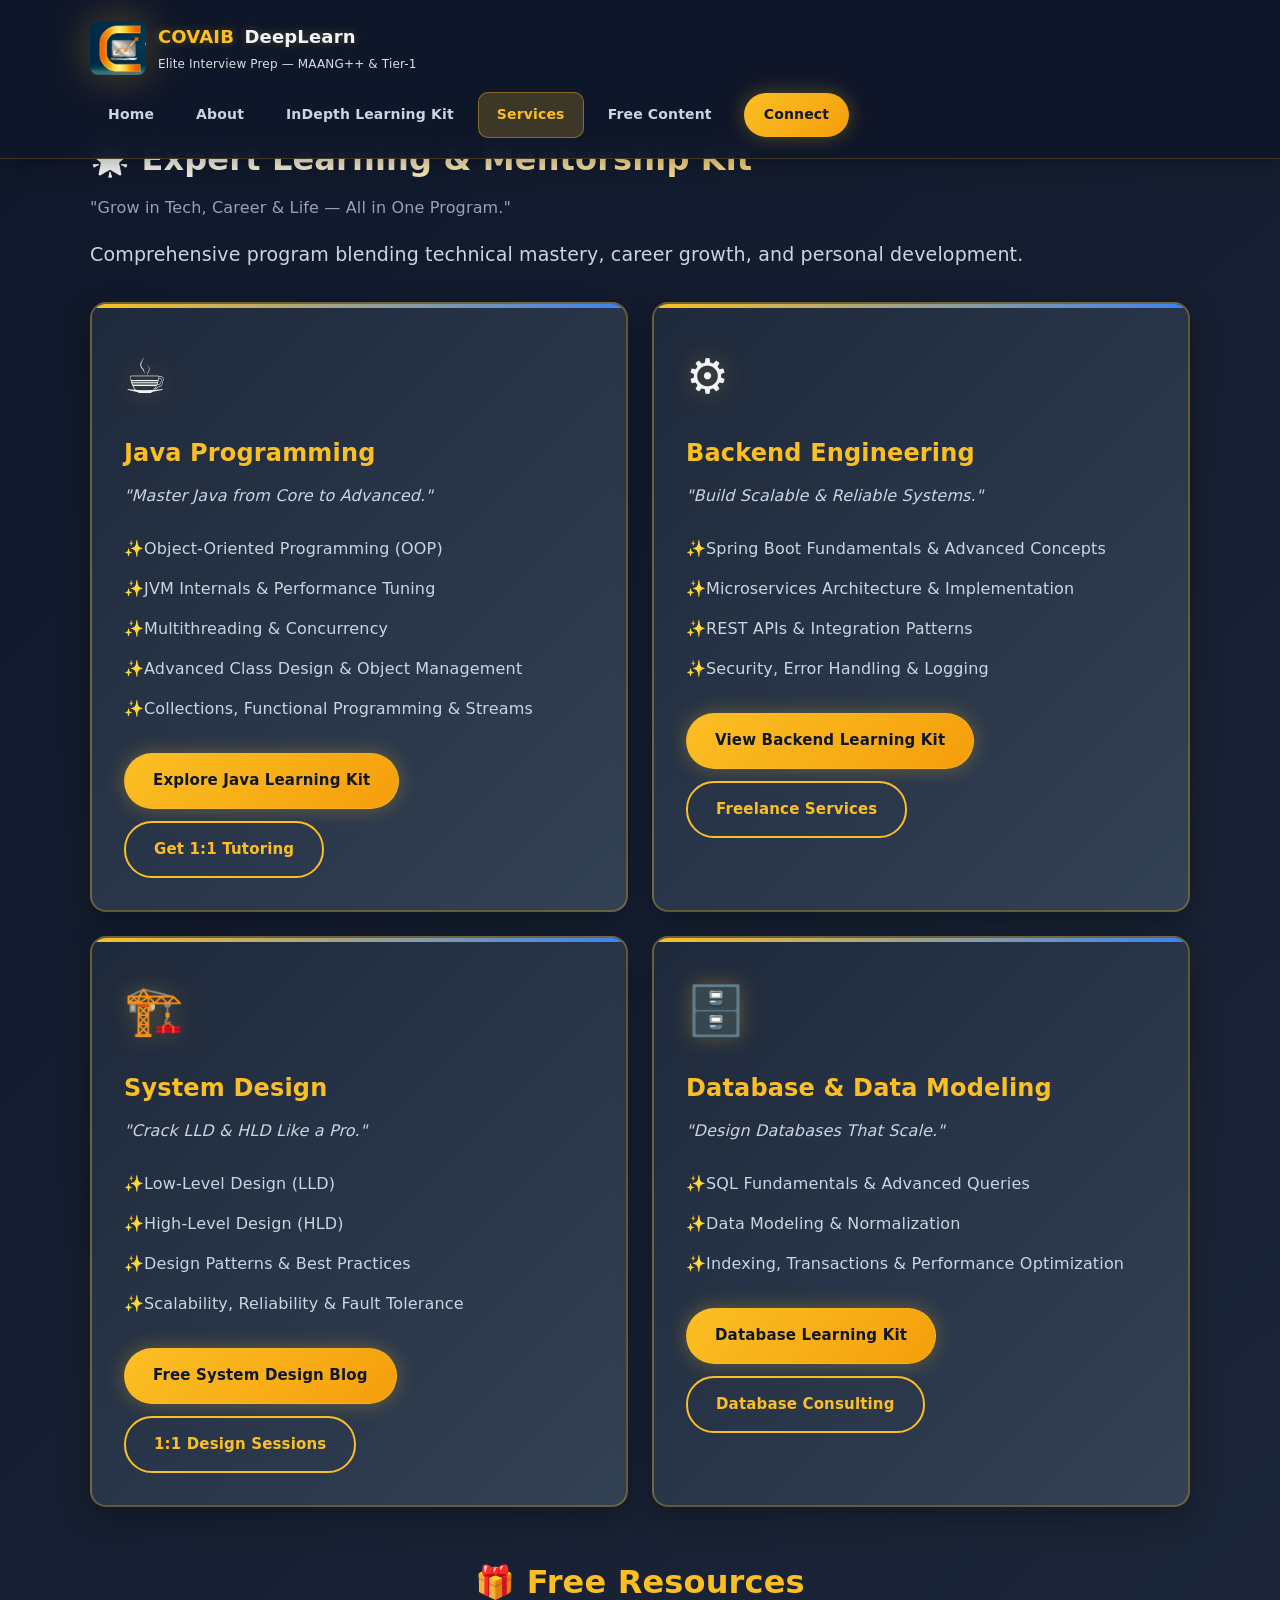
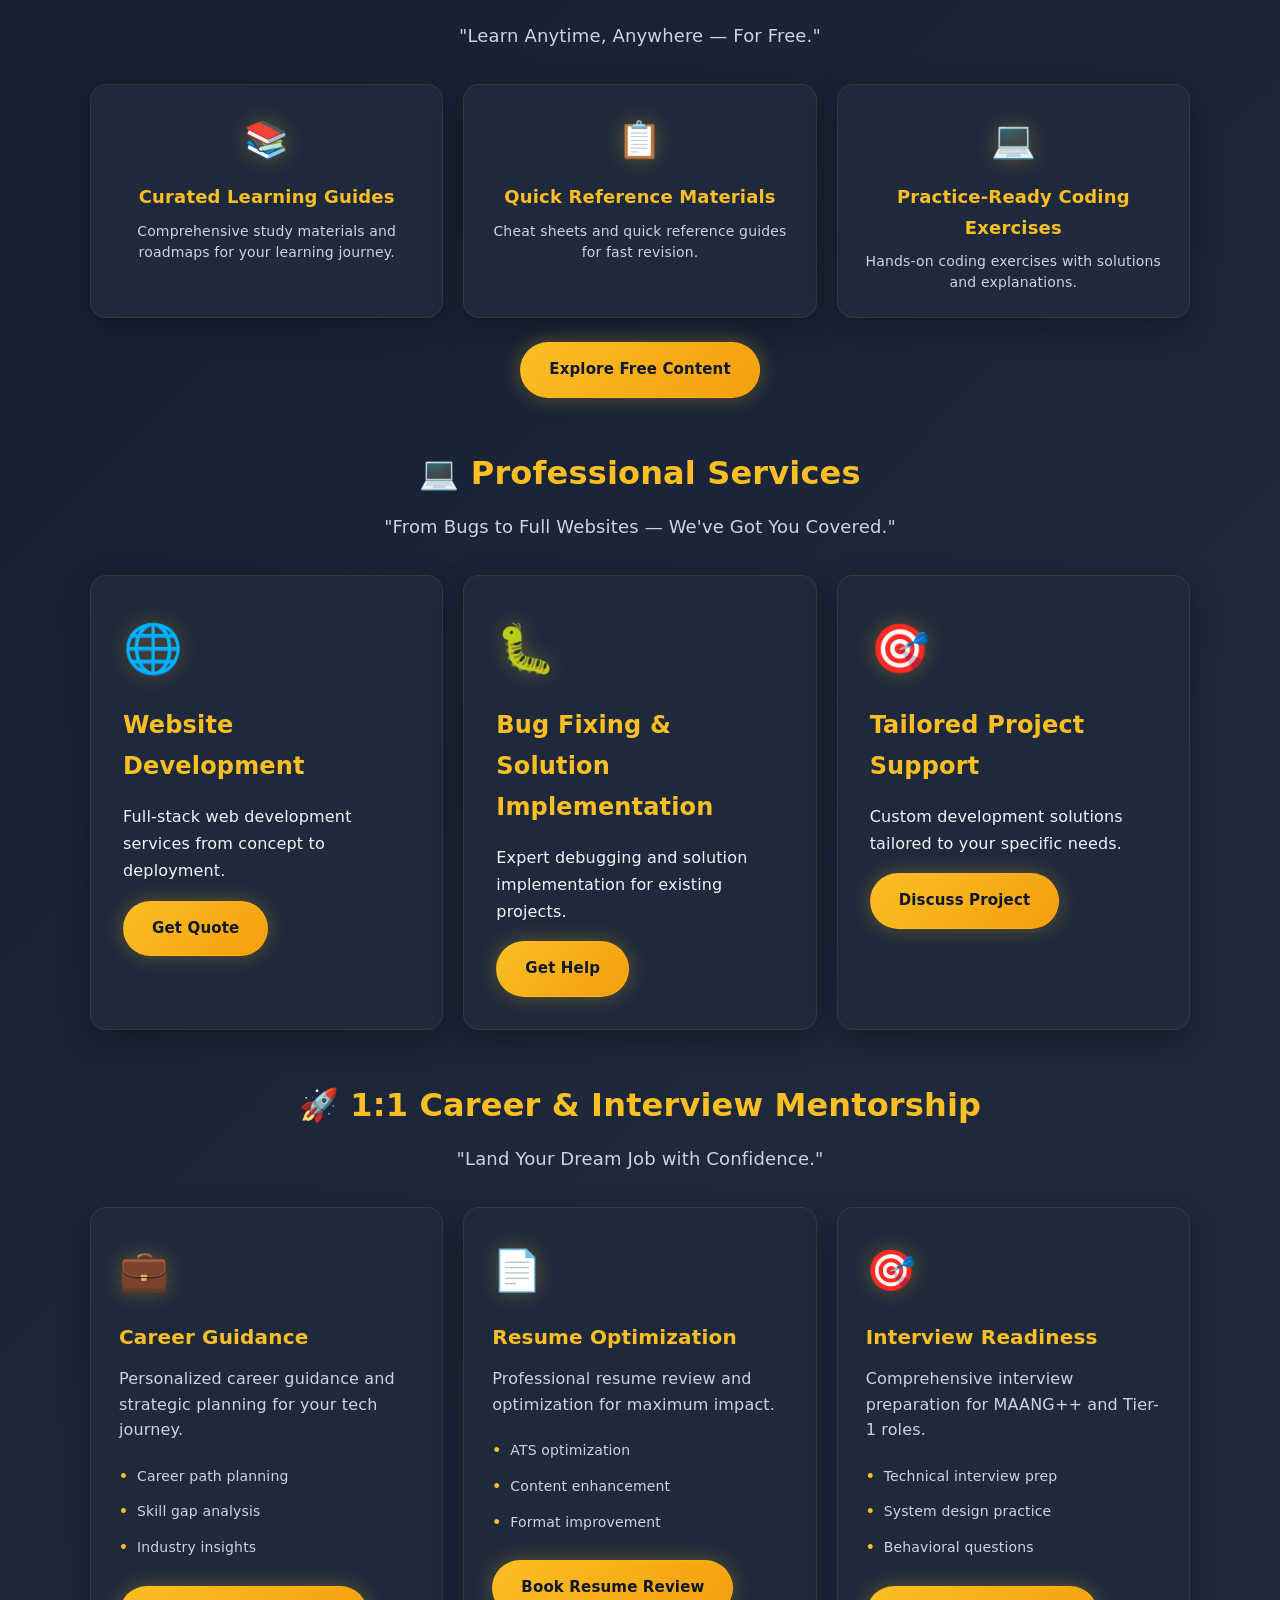
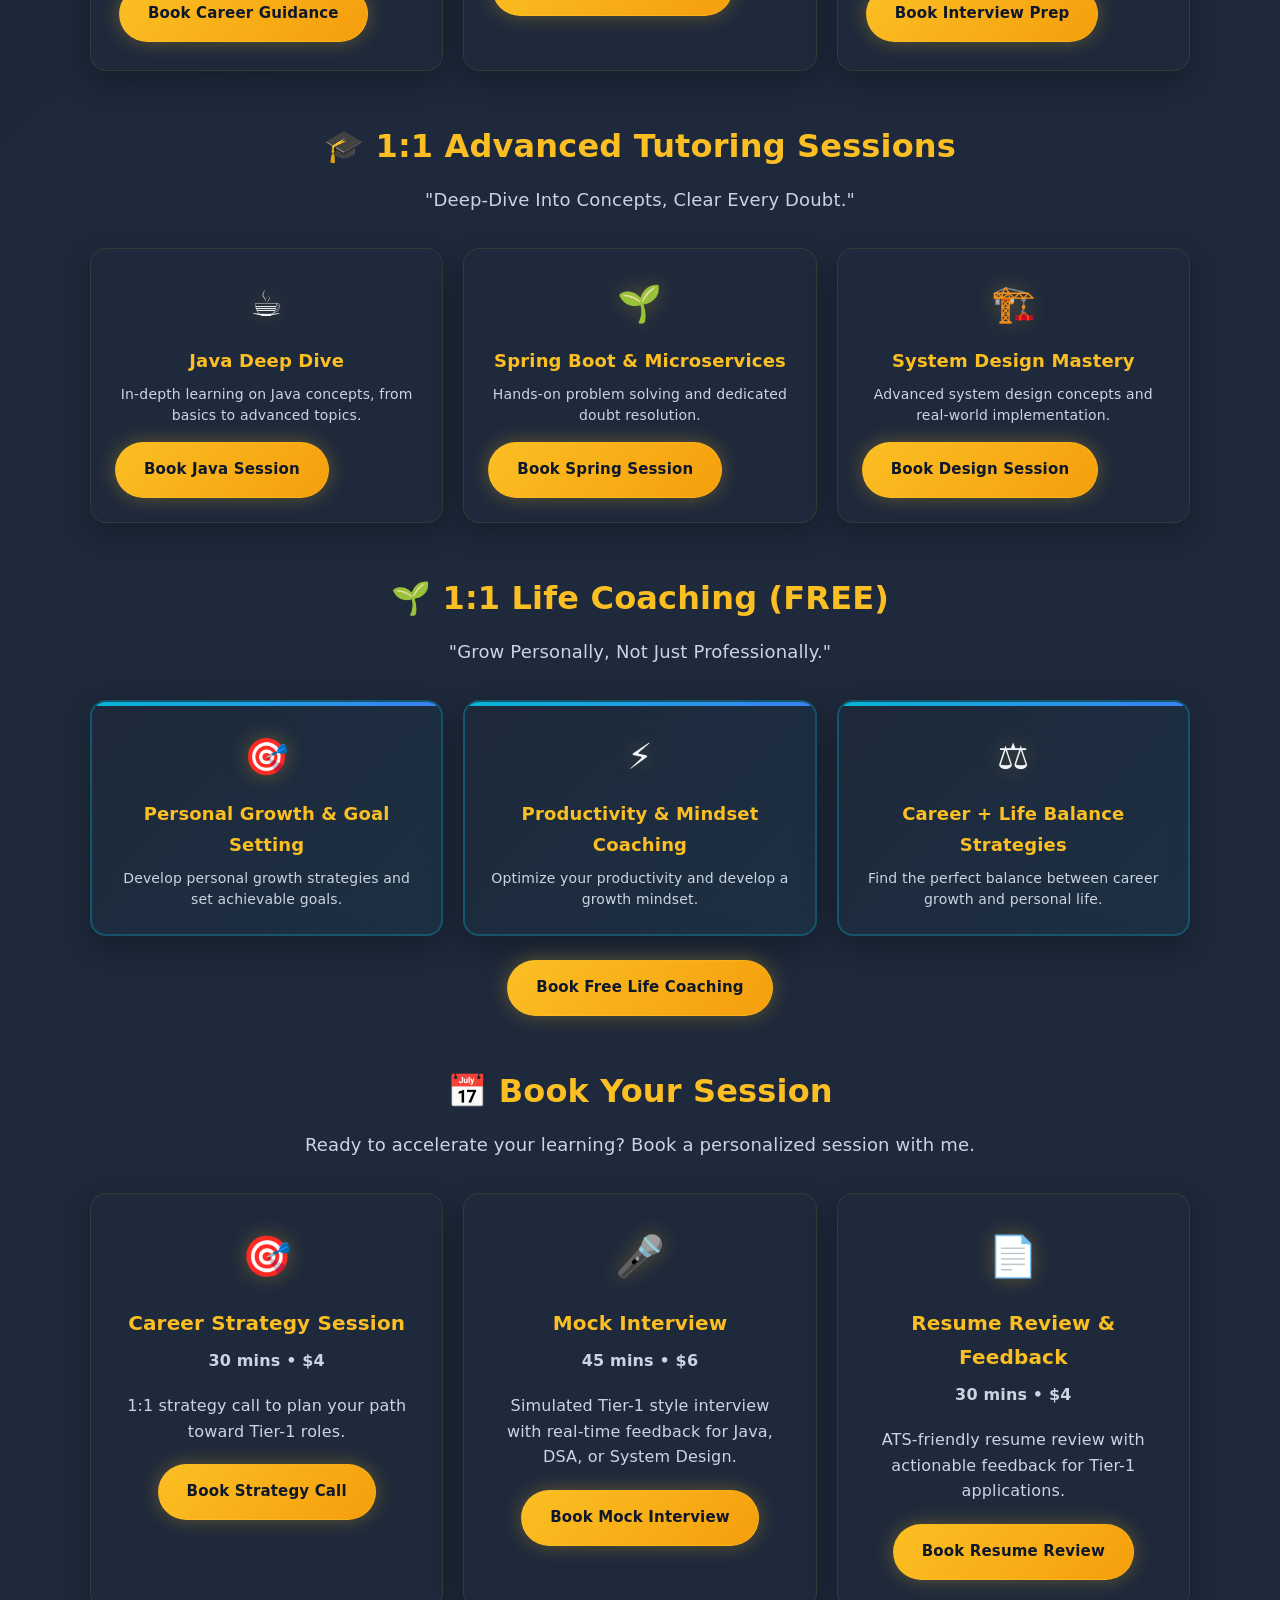
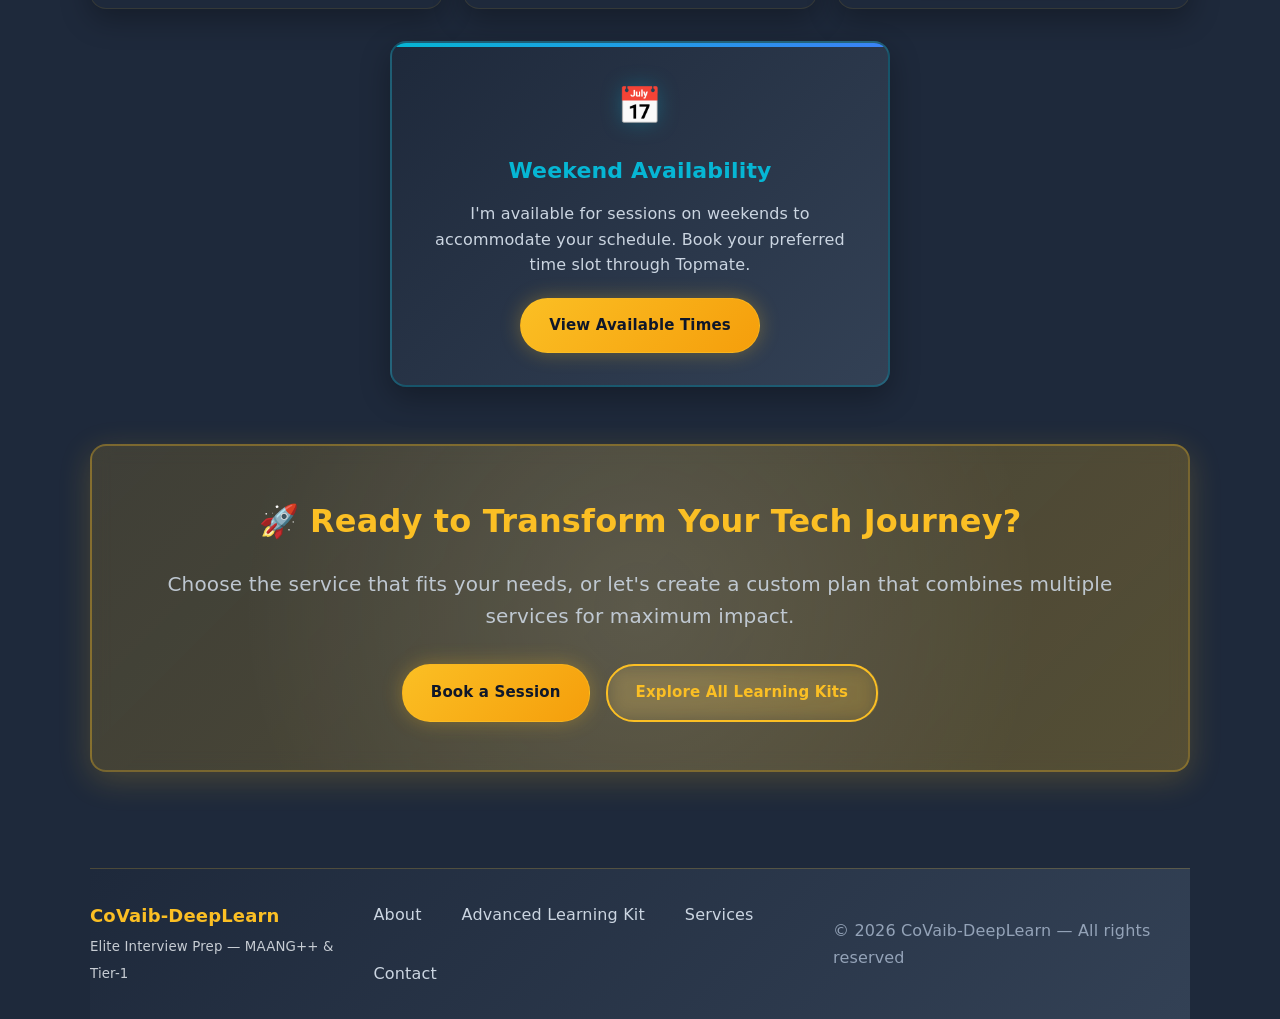
<file: services.html>
<!doctype html>
<html lang="en">
<head>
  <meta charset="utf-8" />
  <meta name="viewport" content="width=device-width,initial-scale=1" />
  <title>Services — CoVaib-DeepLearn</title>
  <meta name="description" content="Comprehensive services from CoVaib-DeepLearn: Expert Learning & Mentorship Kit, Java Programming, Backend Engineering, System Design, Database Design, and 1:1 Mentorship." />
  <link rel="stylesheet" href="assets/style.css" />
  <link rel="icon" href="assets/Logo.jpg" />
</head>
<body>
  <header class="site-header">
    <div class="wrap header-inner">
      <a class="brand" href="index.html">
        <img src="assets/Logo.jpg" alt="CoVaib-DeepLearn logo" class="logo" />
        <div class="brand-text">
          <strong class="brand-name">COVAIB <span class="brand-sub">DeepLearn</span></strong>
          <small>Elite Interview Prep — MAANG++ & Tier-1</small>
        </div>
      </a>

      <nav class="nav">
        <a href="index.html">Home</a>
        <a href="about.html">About</a>
        <a href="courses.html">InDepth Learning Kit</a>
        <a href="services.html" aria-current="page">Services</a>
        <a href="free-content.html">Free Content</a>
        <a href="contact.html" class="cta">Connect</a>
      </nav>
    </div>
  </header>

  <main class="wrap section">
    <h1>🌟 Expert Learning & Mentorship Kit</h1>
    <p class="muted">"Grow in Tech, Career & Life — All in One Program."</p>
    <p class="lead">Comprehensive program blending technical mastery, career growth, and personal development.</p>

    <!-- MAIN SERVICES GRID -->
    <div class="services-grid">
      <!-- Java Programming -->
      <div class="service-card featured">
        <div class="service-icon">☕</div>
        <h3>Java Programming</h3>
        <p class="service-subtitle">"Master Java from Core to Advanced."</p>
        <ul class="service-features">
          <li>Object-Oriented Programming (OOP)</li>
          <li>JVM Internals & Performance Tuning</li>
          <li>Multithreading & Concurrency</li>
          <li>Advanced Class Design & Object Management</li>
          <li>Collections, Functional Programming & Streams</li>
        </ul>
        <div class="service-actions">
          <a href="courses.html" class="btn primary">Explore Java Learning Kit</a>
          <a href="contact.html" class="btn ghost">Get 1:1 Tutoring</a>
        </div>
      </div>

      <!-- Backend Engineering -->
      <div class="service-card featured">
        <div class="service-icon">⚙️</div>
        <h3>Backend Engineering</h3>
        <p class="service-subtitle">"Build Scalable & Reliable Systems."</p>
        <ul class="service-features">
          <li>Spring Boot Fundamentals & Advanced Concepts</li>
          <li>Microservices Architecture & Implementation</li>
          <li>REST APIs & Integration Patterns</li>
          <li>Security, Error Handling & Logging</li>
        </ul>
        <div class="service-actions">
          <a href="courses.html" class="btn primary">View Backend Learning Kit</a>
          <a href="contact.html" class="btn ghost">Freelance Services</a>
        </div>
      </div>

      <!-- System Design -->
      <div class="service-card featured">
        <div class="service-icon">🏗️</div>
        <h3>System Design</h3>
        <p class="service-subtitle">"Crack LLD & HLD Like a Pro."</p>
        <ul class="service-features">
          <li>Low-Level Design (LLD)</li>
          <li>High-Level Design (HLD)</li>
          <li>Design Patterns & Best Practices</li>
          <li>Scalability, Reliability & Fault Tolerance</li>
        </ul>
        <div class="service-actions">
          <a href="free-content.html" class="btn primary">Free System Design Blog</a>
          <a href="contact.html" class="btn ghost">1:1 Design Sessions</a>
        </div>
      </div>

      <!-- Database & Data Modeling -->
      <div class="service-card featured">
        <div class="service-icon">🗄️</div>
        <h3>Database & Data Modeling</h3>
        <p class="service-subtitle">"Design Databases That Scale."</p>
        <ul class="service-features">
          <li>SQL Fundamentals & Advanced Queries</li>
          <li>Data Modeling & Normalization</li>
          <li>Indexing, Transactions & Performance Optimization</li>
        </ul>
        <div class="service-actions">
          <a href="courses.html" class="btn primary">Database Learning Kit</a>
          <a href="contact.html" class="btn ghost">Database Consulting</a>
        </div>
      </div>
    </div>

    <!-- FREE RESOURCES SECTION -->
    <section class="free-resources-section">
      <div class="section-header">
        <h2>🎁 Free Resources</h2>
        <p class="muted">"Learn Anytime, Anywhere — For Free."</p>
      </div>
      
      <div class="free-resources-grid">
        <div class="resource-card">
          <div class="resource-icon">📚</div>
          <h3>Curated Learning Guides</h3>
          <p>Comprehensive study materials and roadmaps for your learning journey.</p>
        </div>
        <div class="resource-card">
          <div class="resource-icon">📋</div>
          <h3>Quick Reference Materials</h3>
          <p>Cheat sheets and quick reference guides for fast revision.</p>
        </div>
        <div class="resource-card">
          <div class="resource-icon">💻</div>
          <h3>Practice-Ready Coding Exercises</h3>
          <p>Hands-on coding exercises with solutions and explanations.</p>
        </div>
      </div>
      
      <div class="section-actions">
        <a href="free-content.html" class="btn primary">Explore Free Content</a>
      </div>
    </section>

    <!-- PROFESSIONAL SERVICES SECTION -->
    <section class="professional-services-section">
      <div class="section-header">
        <h2>💻 Professional Services</h2>
        <p class="muted">"From Bugs to Full Websites — We've Got You Covered."</p>
      </div>
      
      <div class="professional-services-grid">
        <div class="service-card">
          <div class="service-icon">🌐</div>
          <h3>Website Development</h3>
          <p>Full-stack web development services from concept to deployment.</p>
          <div class="service-actions">
            <a href="contact.html" class="btn primary">Get Quote</a>
          </div>
        </div>
        
        <div class="service-card">
          <div class="service-icon">🐛</div>
          <h3>Bug Fixing & Solution Implementation</h3>
          <p>Expert debugging and solution implementation for existing projects.</p>
          <div class="service-actions">
            <a href="contact.html" class="btn primary">Get Help</a>
          </div>
        </div>
        
        <div class="service-card">
          <div class="service-icon">🎯</div>
          <h3>Tailored Project Support</h3>
          <p>Custom development solutions tailored to your specific needs.</p>
          <div class="service-actions">
            <a href="contact.html" class="btn primary">Discuss Project</a>
          </div>
        </div>
      </div>
    </section>

    <!-- MENTORSHIP SERVICES SECTION -->
    <section class="mentorship-section">
      <div class="section-header">
        <h2>🚀 1:1 Career & Interview Mentorship</h2>
        <p class="muted">"Land Your Dream Job with Confidence."</p>
      </div>
      
      <div class="mentorship-grid">
        <div class="mentorship-card">
          <div class="mentorship-icon">💼</div>
          <h3>Career Guidance</h3>
          <p>Personalized career guidance and strategic planning for your tech journey.</p>
          <ul class="mentorship-features">
            <li>Career path planning</li>
            <li>Skill gap analysis</li>
            <li>Industry insights</li>
          </ul>
          <div class="service-actions">
            <a href="https://topmate.io/covaib_deep_prep" target="_blank" class="btn primary">Book Career Guidance</a>
          </div>
        </div>
        
        <div class="mentorship-card">
          <div class="mentorship-icon">📄</div>
          <h3>Resume Optimization</h3>
          <p>Professional resume review and optimization for maximum impact.</p>
          <ul class="mentorship-features">
            <li>ATS optimization</li>
            <li>Content enhancement</li>
            <li>Format improvement</li>
          </ul>
          <div class="service-actions">
            <a href="https://topmate.io/covaib_deep_prep" target="_blank" class="btn primary">Book Resume Review</a>
          </div>
        </div>
        
        <div class="mentorship-card">
          <div class="mentorship-icon">🎯</div>
          <h3>Interview Readiness</h3>
          <p>Comprehensive interview preparation for MAANG++ and Tier-1 roles.</p>
          <ul class="mentorship-features">
            <li>Technical interview prep</li>
            <li>System design practice</li>
            <li>Behavioral questions</li>
          </ul>
          <div class="service-actions">
            <a href="https://topmate.io/covaib_deep_prep" target="_blank" class="btn primary">Book Interview Prep</a>
          </div>
        </div>
      </div>
    </section>

    <!-- ADVANCED TUTORING SECTION -->
    <section class="tutoring-section">
      <div class="section-header">
        <h2>🎓 1:1 Advanced Tutoring Sessions</h2>
        <p class="muted">"Deep-Dive Into Concepts, Clear Every Doubt."</p>
      </div>
      
      <div class="tutoring-grid">
        <div class="tutoring-card">
          <div class="tutoring-icon">☕</div>
          <h3>Java Deep Dive</h3>
          <p>In-depth learning on Java concepts, from basics to advanced topics.</p>
          <div class="service-actions">
            <a href="https://topmate.io/covaib_deep_prep" target="_blank" class="btn primary">Book Java Session</a>
          </div>
        </div>
        
        <div class="tutoring-card">
          <div class="tutoring-icon">🌱</div>
          <h3>Spring Boot & Microservices</h3>
          <p>Hands-on problem solving and dedicated doubt resolution.</p>
          <div class="service-actions">
            <a href="https://topmate.io/covaib_deep_prep" target="_blank" class="btn primary">Book Spring Session</a>
          </div>
        </div>
        
        <div class="tutoring-card">
          <div class="tutoring-icon">🏗️</div>
          <h3>System Design Mastery</h3>
          <p>Advanced system design concepts and real-world implementation.</p>
          <div class="service-actions">
            <a href="https://topmate.io/covaib_deep_prep" target="_blank" class="btn primary">Book Design Session</a>
          </div>
        </div>
      </div>
    </section>

    <!-- LIFE COACHING SECTION -->
    <section class="life-coaching-section">
      <div class="section-header">
        <h2>🌱 1:1 Life Coaching (FREE)</h2>
        <p class="muted">"Grow Personally, Not Just Professionally."</p>
      </div>
      
      <div class="life-coaching-grid">
        <div class="coaching-card free">
          <div class="coaching-icon">🎯</div>
          <h3>Personal Growth & Goal Setting</h3>
          <p>Develop personal growth strategies and set achievable goals.</p>
        </div>
        
        <div class="coaching-card free">
          <div class="coaching-icon">⚡</div>
          <h3>Productivity & Mindset Coaching</h3>
          <p>Optimize your productivity and develop a growth mindset.</p>
        </div>
        
        <div class="coaching-card free">
          <div class="coaching-icon">⚖️</div>
          <h3>Career + Life Balance Strategies</h3>
          <p>Find the perfect balance between career growth and personal life.</p>
        </div>
      </div>
      
      <div class="section-actions">
        <a href="https://topmate.io/covaib_deep_prep" target="_blank" class="btn primary">Book Free Life Coaching</a>
      </div>
    </section>

    <!-- BOOKING SECTION -->
    <section class="booking-section">
      <div class="section-header">
        <h2>📅 Book Your Session</h2>
        <p class="muted">Ready to accelerate your learning? Book a personalized session with me.</p>
      </div>
      
      <div class="booking-grid">
        <div class="booking-card">
          <div class="booking-icon">🎯</div>
          <h3>Career Strategy Session</h3>
          <p class="booking-duration">30 mins • $4</p>
          <p>1:1 strategy call to plan your path toward Tier-1 roles.</p>
          <a href="https://topmate.io/covaib_deep_prep" target="_blank" class="btn primary">Book Strategy Call</a>
        </div>
        
        <div class="booking-card">
          <div class="booking-icon">🎤</div>
          <h3>Mock Interview</h3>
          <p class="booking-duration">45 mins • $6</p>
          <p>Simulated Tier-1 style interview with real-time feedback for Java, DSA, or System Design.</p>
          <a href="https://topmate.io/covaib_deep_prep" target="_blank" class="btn primary">Book Mock Interview</a>
        </div>
        
        <div class="booking-card">
          <div class="booking-icon">📄</div>
          <h3>Resume Review & Feedback</h3>
          <p class="booking-duration">30 mins • $4</p>
          <p>ATS-friendly resume review with actionable feedback for Tier-1 applications.</p>
          <a href="https://topmate.io/covaib_deep_prep" target="_blank" class="btn primary">Book Resume Review</a>
        </div>
      </div>
      
      <div class="availability-info">
        <div class="availability-card">
          <div class="availability-icon">📅</div>
          <h3>Weekend Availability</h3>
          <p>I'm available for sessions on weekends to accommodate your schedule. Book your preferred time slot through Topmate.</p>
          <a href="https://topmate.io/covaib_deep_prep" target="_blank" class="btn primary">View Available Times</a>
        </div>
      </div>
    </section>

    <!-- CTA SECTION -->
    <div class="services-cta">
      <h2>🚀 Ready to Transform Your Tech Journey?</h2>
      <p>Choose the service that fits your needs, or let's create a custom plan that combines multiple services for maximum impact.</p>
      <div class="actions">
        <a class="btn primary" href="https://topmate.io/covaib_deep_prep" target="_blank">Book a Session</a>
        <a class="btn ghost" href="courses.html">Explore All Learning Kits</a>
      </div>
    </div>
  </main>

  <footer class="site-footer">
    <div class="wrap footer-inner">
      <div>
        <strong>CoVaib-DeepLearn</strong><br />
        <small class="muted">Elite Interview Prep — MAANG++ & Tier-1</small>
      </div>
      <div class="footer-actions">
        <a href="about.html">About</a>
        <a href="courses.html">Advanced Learning Kit</a>
        <a href="services.html">Services</a>
        <a href="contact.html">Contact</a>
      </div>
      <div class="muted">© <span id="year"></span> CoVaib-DeepLearn — All rights reserved</div>
    </div>
  </footer>

  <a href="#top" id="backToTop" class="back-to-top"><span class="btn ghost">Back to top ↑</span></a>

  <script>
    document.getElementById('year').textContent = new Date().getFullYear();
    const backToTop = document.getElementById('backToTop');
    window.addEventListener('scroll',()=>{
      if(window.scrollY>300){backToTop.classList.add('show')}else{backToTop.classList.remove('show')}
    });
    // offer banner close and dynamic positioning
    (function(){
      const banner=document.getElementById('offerBanner');
      const close=document.getElementById('offerClose');
      const body=document.body;
      const header=document.querySelector('.site-header');
      function updateBannerPosition(){
        if(header&&banner){
          const headerHeight=header.offsetHeight;
          banner.style.top=headerHeight+'px';
        }
      }
      function updateBannerState(){
        if(banner&&banner.style.display!=='none'){
          body.classList.add('has-offer-banner');
          updateBannerPosition();
        }else{
          body.classList.remove('has-offer-banner');
        }
      }
      if(sessionStorage.getItem('offerDismissed')==='1'){
        if(banner)banner.style.display='none';
      }else{
        body.classList.add('has-offer-banner');
      }
      updateBannerPosition();
      updateBannerState();
      window.addEventListener('resize',updateBannerPosition);
      close&&close.addEventListener('click',()=>{
        if(banner)banner.style.display='none';
        sessionStorage.setItem('offerDismissed','1');
        body.classList.remove('has-offer-banner');
      });
    })();
  </script>
</body>
</html>
</file>
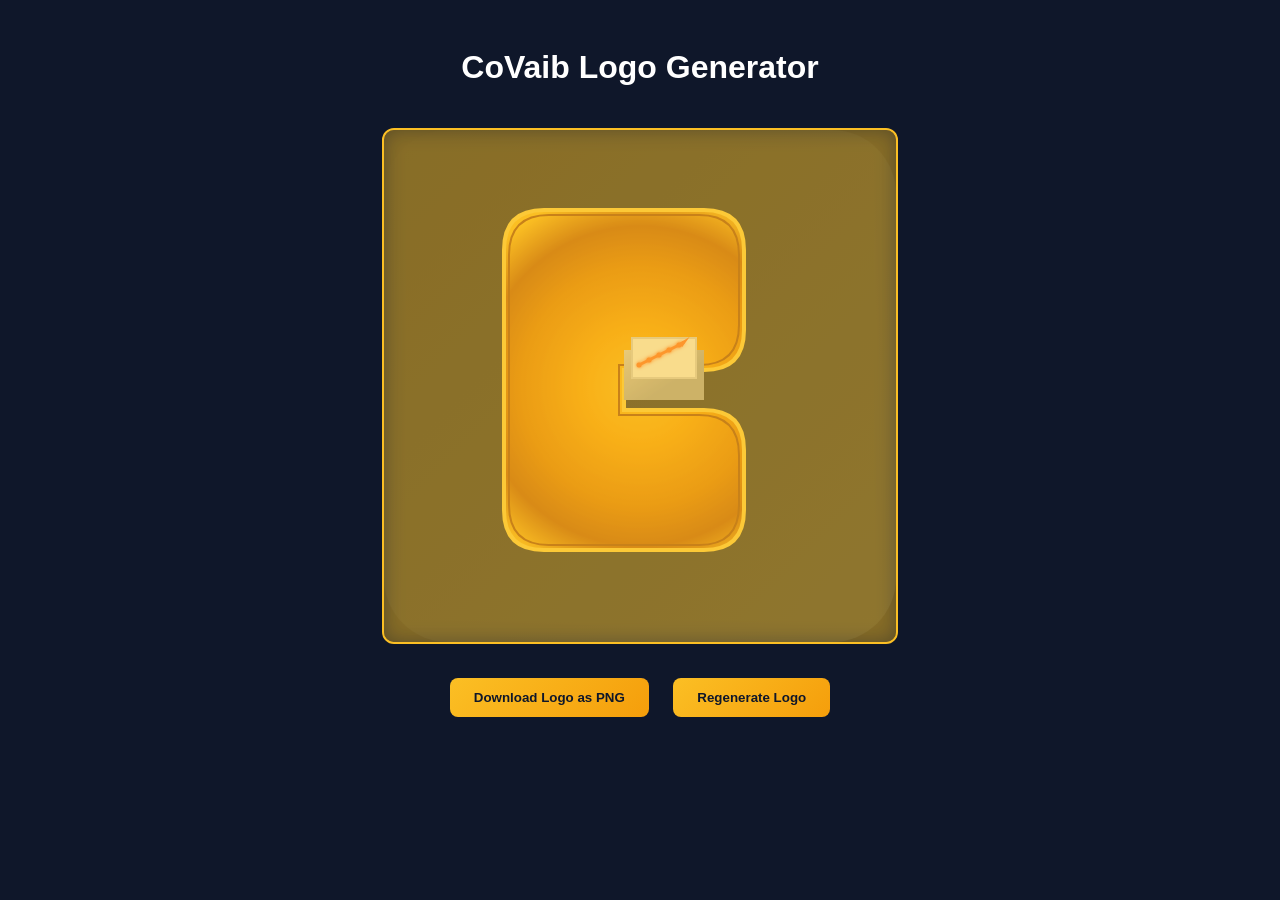
<file: assets/logo-generator.html>
<!DOCTYPE html>
<html>
<head>
    <title>CoVaib Logo Generator</title>
    <style>
        body { 
            font-family: Arial, sans-serif; 
            padding: 20px; 
            background: #0f172a; 
            color: white; 
            text-align: center; 
        }
        canvas { 
            border: 2px solid #fbbf24; 
            border-radius: 12px;
            margin: 20px;
        }
        button { 
            background: linear-gradient(135deg, #fbbf24, #f59e0b); 
            color: #0f172a; 
            border: none; 
            padding: 12px 24px; 
            border-radius: 8px; 
            font-weight: bold; 
            cursor: pointer; 
            margin: 10px;
        }
        button:hover { 
            transform: translateY(-2px); 
            box-shadow: 0 4px 12px rgba(251,191,36,0.3); 
        }
    </style>
</head>
<body>
    <h1>CoVaib Logo Generator</h1>
    <canvas id="canvas" width="512" height="512"></canvas>
    <br>
    <button onclick="downloadLogo()">Download Logo as PNG</button>
    <button onclick="generateLogo()">Regenerate Logo</button>
    
    <script>
        function generateLogo() {
            const canvas = document.getElementById('canvas');
            const ctx = canvas.getContext('2d');
            
            // Clear canvas
            ctx.clearRect(0, 0, 512, 512);
            
            // Dark blue background with subtle gradient
            const bgGradient = ctx.createLinearGradient(0, 0, 512, 512);
            bgGradient.addColorStop(0, '#0f172a');
            bgGradient.addColorStop(1, '#1e293b');
            ctx.fillStyle = bgGradient;
            ctx.fillRect(0, 0, 512, 512);
            
            // Add rounded corners
            ctx.globalCompositeOperation = 'destination-in';
            ctx.beginPath();
            ctx.roundRect(0, 0, 512, 512, 64);
            ctx.fill();
            ctx.globalCompositeOperation = 'source-over';
            
            // Create metallic gold gradient for C
            const goldGradient = ctx.createRadialGradient(256, 256, 0, 256, 256, 200);
            goldGradient.addColorStop(0, '#fbbf24');
            goldGradient.addColorStop(0.3, '#f59e0b');
            goldGradient.addColorStop(0.6, '#d97706');
            goldGradient.addColorStop(0.8, '#b45309');
            goldGradient.addColorStop(1, '#fbbf24');
            
            // Draw large metallic C with 3D effect
            ctx.fillStyle = goldGradient;
            ctx.strokeStyle = '#fcd34d';
            ctx.lineWidth = 4;
            
            // Main C shape
            ctx.beginPath();
            ctx.moveTo(120, 120);
            ctx.quadraticCurveTo(120, 80, 160, 80);
            ctx.lineTo(320, 80);
            ctx.quadraticCurveTo(360, 80, 360, 120);
            ctx.lineTo(360, 200);
            ctx.quadraticCurveTo(360, 240, 320, 240);
            ctx.lineTo(240, 240);
            ctx.lineTo(240, 280);
            ctx.lineTo(320, 280);
            ctx.quadraticCurveTo(360, 280, 360, 320);
            ctx.lineTo(360, 380);
            ctx.quadraticCurveTo(360, 420, 320, 420);
            ctx.lineTo(160, 420);
            ctx.quadraticCurveTo(120, 420, 120, 380);
            ctx.lineTo(120, 120);
            ctx.closePath();
            ctx.fill();
            ctx.stroke();
            
            // Add inner shadow for 3D effect
            ctx.strokeStyle = '#92400e';
            ctx.lineWidth = 2;
            ctx.beginPath();
            ctx.moveTo(125, 125);
            ctx.quadraticCurveTo(125, 85, 165, 85);
            ctx.lineTo(315, 85);
            ctx.quadraticCurveTo(355, 85, 355, 125);
            ctx.lineTo(355, 195);
            ctx.quadraticCurveTo(355, 235, 315, 235);
            ctx.lineTo(235, 235);
            ctx.lineTo(235, 285);
            ctx.lineTo(315, 285);
            ctx.quadraticCurveTo(355, 285, 355, 325);
            ctx.lineTo(355, 375);
            ctx.quadraticCurveTo(355, 415, 315, 415);
            ctx.lineTo(165, 415);
            ctx.quadraticCurveTo(125, 415, 125, 375);
            ctx.lineTo(125, 125);
            ctx.stroke();
            
            // Draw silver laptop with metallic effect
            const laptopGradient = ctx.createLinearGradient(240, 200, 280, 260);
            laptopGradient.addColorStop(0, '#e5e7eb');
            laptopGradient.addColorStop(0.5, '#c0c0c0');
            laptopGradient.addColorStop(1, '#9ca3af');
            
            // Laptop base
            ctx.fillStyle = laptopGradient;
            ctx.fillRect(240, 220, 80, 50);
            
            // Laptop screen
            ctx.fillStyle = '#f8f9fa';
            ctx.fillRect(248, 208, 64, 40);
            
            // Screen border
            ctx.strokeStyle = '#d1d5db';
            ctx.lineWidth = 2;
            ctx.strokeRect(248, 208, 64, 40);
            
            // Orange trending graph with glow effect
            ctx.shadowColor = '#ff6b35';
            ctx.shadowBlur = 4;
            ctx.strokeStyle = '#ff6b35';
            ctx.lineWidth = 3;
            ctx.beginPath();
            ctx.moveTo(255, 235);
            ctx.lineTo(265, 230);
            ctx.lineTo(275, 225);
            ctx.lineTo(285, 220);
            ctx.lineTo(295, 215);
            ctx.lineTo(300, 212);
            ctx.stroke();
            
            // Reset shadow
            ctx.shadowBlur = 0;
            
            // Data points with glow
            ctx.fillStyle = '#ff6b35';
            ctx.shadowColor = '#ff6b35';
            ctx.shadowBlur = 3;
            ctx.beginPath();
            ctx.arc(255, 235, 2.5, 0, 2 * Math.PI);
            ctx.fill();
            ctx.beginPath();
            ctx.arc(265, 230, 2.5, 0, 2 * Math.PI);
            ctx.fill();
            ctx.beginPath();
            ctx.arc(275, 225, 2.5, 0, 2 * Math.PI);
            ctx.fill();
            ctx.beginPath();
            ctx.arc(285, 220, 2.5, 0, 2 * Math.PI);
            ctx.fill();
            ctx.beginPath();
            ctx.arc(295, 215, 2.5, 0, 2 * Math.PI);
            ctx.fill();
            
            // Arrow at peak
            ctx.shadowBlur = 0;
            ctx.strokeStyle = '#ff6b35';
            ctx.lineWidth = 3;
            ctx.beginPath();
            ctx.moveTo(295, 215);
            ctx.lineTo(300, 212);
            ctx.lineTo(297, 216);
            ctx.stroke();
            
            // Add subtle glow around the entire logo
            ctx.shadowColor = '#fbbf24';
            ctx.shadowBlur = 20;
            ctx.globalAlpha = 0.3;
            ctx.fillStyle = '#fbbf24';
            ctx.fillRect(0, 0, 512, 512);
            ctx.globalAlpha = 1;
            ctx.shadowBlur = 0;
        }
        
        function downloadLogo() {
            const canvas = document.getElementById('canvas');
            const link = document.createElement('a');
            link.download = 'logo-512.png';
            link.href = canvas.toDataURL('image/png');
            link.click();
        }
        
        // Generate logo on page load
        generateLogo();
    </script>
</body>
</html>
</file>
<file: assets/style.css>
/* assets/style.css - CoVaib Dark Theme with Modern Effects */
:root{
  --bg:#0f172a;
  --bg-secondary:#1e293b;
  --card:#1e293b;
  --card-hover:#334155;
  --muted:#94a3b8;
  --text:#f1f5f9;
  --text-secondary:#cbd5e1;
  --gold:#fbbf24;
  --gold-light:#fcd34d;
  --gold-dark:#f59e0b;
  --accent:#3b82f6;
  --accent-2:#06b6d4;
  --accent-3:#8b5cf6;
  --radius:12px;
  --radius-lg:16px;
  --max:1100px;
  --gap:18px;
  --mono:Inter,system-ui,Segoe UI,Roboto,Arial;
  --shadow:0 10px 30px rgba(0,0,0,0.3);
  --shadow-lg:0 20px 40px rgba(0,0,0,0.4);
  --glow:0 0 20px rgba(251,191,36,0.3)
}
*{box-sizing:border-box}
body{font-family:var(--mono);margin:0;background:linear-gradient(135deg,var(--bg) 0%,#1e293b 50%,var(--bg-secondary) 100%);color:var(--text);-webkit-font-smoothing:antialiased;line-height:1.7;min-height:100vh;letter-spacing:0.01em}
.wrap{max-width:var(--max);margin:0 auto;padding:0 24px}
.header-inner{display:flex;align-items:center;justify-content:space-between;padding:20px 0;flex-wrap:wrap;gap:16px}
.brand{display:flex;align-items:center;gap:12px;text-decoration:none;color:inherit}
.logo{width:56px;height:56px;border-radius:10px;display:inline-block;transition:all 0.3s ease;object-fit:contain;filter:drop-shadow(var(--glow))}
.brand:hover .logo{transform:scale(1.05) rotate(2deg);filter:drop-shadow(0 0 25px rgba(251,191,36,0.5))}
.brand-text{display:flex;flex-direction:column;align-items:flex-start}
.brand-name{font-size:18px;font-weight:800;text-shadow:0 0 10px rgba(251,191,36,0.3)}
.brand-name{color:var(--gold)}
.brand-sub{color:var(--text);margin-left:4px}
.brand-text small{color:var(--text);font-size:12px;margin-top:2px;opacity:0.9}
.nav{display:flex;gap:6px;flex-wrap:wrap;align-items:center}
.nav a{margin-left:0;color:var(--text-secondary);text-decoration:none;font-weight:600;padding:10px 18px;border-radius:10px;transition:all 0.25s ease;position:relative;overflow:hidden;font-size:14px}
.nav a::before{content:'';position:absolute;top:0;left:-100%;width:100%;height:100%;background:linear-gradient(90deg,transparent,rgba(251,191,36,0.1),transparent);transition:left 0.5s ease}
.nav a:hover::before{left:100%}
.nav a:hover{color:var(--gold);background:rgba(251,191,36,0.1);transform:translateY(-2px)}
.nav a[aria-current="page"]{color:var(--gold);background:rgba(251,191,36,0.2);border:1px solid rgba(251,191,36,0.4);font-weight:700}
.nav a.cta{background:linear-gradient(135deg,var(--gold),var(--gold-dark));color:var(--bg);padding:10px 20px;border-radius:25px;margin-left:8px;font-weight:700;box-shadow:var(--glow)}
.nav a.cta:hover{transform:translateY(-3px) scale(1.05);box-shadow:0 0 30px rgba(251,191,36,0.4);color:var(--bg)}
.nav a[href="free-content.html"]{display:inline-block;white-space:nowrap}
.site-header{position:fixed;top:0;left:0;right:0;background:rgba(15,23,42,0.95);backdrop-filter:blur(10px);border-bottom:1px solid rgba(251,191,36,0.2);z-index:70;box-shadow:0 4px 20px rgba(0,0,0,0.3);transition:all 0.3s ease}
body.has-offer-banner .offer-banner{display:block}
body:not(.has-offer-banner) .offer-banner{display:none}
body:not(.has-offer-banner) main{margin-top:76px}
body.has-offer-banner main{margin-top:124px;transition:margin-top 0.3s ease}

/* hero */
.hero{display:grid;grid-template-columns:1fr;gap:24px;padding:40px 0;align-items:start;position:relative}
.hero::before{content:'';position:absolute;top:0;left:0;right:0;bottom:0;background:radial-gradient(circle at 20% 50%,rgba(251,191,36,0.1) 0%,transparent 50%),radial-gradient(circle at 80% 20%,rgba(59,130,246,0.1) 0%,transparent 50%);pointer-events:none}
.badge{display:inline-block;background:linear-gradient(135deg,rgba(251,191,36,0.2),rgba(251,191,36,0.1));color:var(--gold);padding:8px 16px;border-radius:25px;font-weight:700;font-size:12px;border:1px solid rgba(251,191,36,0.3);backdrop-filter:blur(10px);animation:pulse 2s infinite}
@keyframes pulse{0%,100%{opacity:1}50%{opacity:0.8}}
h1{font-size:clamp(24px,5vw,32px);margin:16px 0 12px;line-height:1.2;background:linear-gradient(135deg,var(--text) 0%,var(--gold) 100%);-webkit-background-clip:text;-webkit-text-fill-color:transparent;background-clip:text;font-weight:800}
.lead{color:var(--text-secondary);margin:0 0 20px;font-size:clamp(16px,2.5vw,19px);line-height:1.7;max-width:85ch}
.actions{display:flex;gap:12px;flex-wrap:wrap}
.btn{display:inline-flex;padding:14px 28px;border-radius:28px;text-decoration:none;font-weight:700;font-size:15px;transition:all 0.25s cubic-bezier(0.4,0,0.2,1);position:relative;overflow:hidden;background:linear-gradient(135deg,var(--gold),var(--gold-dark));color:var(--bg);box-shadow:var(--glow);border:1px solid rgba(251,191,36,0.5);min-height:48px;align-items:center;justify-content:center}
.btn::before{content:'';position:absolute;top:0;left:-100%;width:100%;height:100%;background:linear-gradient(90deg,transparent,rgba(255,255,255,0.25),transparent);transition:left 0.4s ease}
.btn:hover::before{left:100%}
.btn:hover{transform:translateY(-2px);box-shadow:0 6px 24px rgba(251,191,36,0.5);outline:none}
.btn:active{transform:translateY(0px);box-shadow:0 2px 12px rgba(251,191,36,0.4)}
.btn.primary{background:linear-gradient(135deg,var(--gold),var(--gold-dark));color:var(--bg);box-shadow:var(--glow);border:1px solid rgba(251,191,36,0.5)}
.btn.primary:hover{transform:translateY(-2px);box-shadow:0 6px 24px rgba(251,191,36,0.5)}
.btn.ghost{border:2px solid var(--gold);background:transparent;color:var(--gold);backdrop-filter:blur(10px);box-shadow:none}
.btn.ghost:hover{background:rgba(251,191,36,0.12);transform:translateY(-2px);box-shadow:0 4px 16px rgba(251,191,36,0.25);border-color:var(--gold-light)}
.btn.small{padding:10px 20px;font-size:14px;min-height:40px}
.quicklist{margin-top:16px;padding:0;list-style:none}
.quicklist li{padding:8px 0;color:var(--text-secondary);position:relative;padding-left:20px}
.quicklist li::before{content:'✨';position:absolute;left:0;color:var(--gold)}

/* local in-page nav */
.local-nav{display:flex;gap:8px;flex-wrap:wrap;justify-content:center;margin:8px 0 16px 0}

/* layout */
.section{padding:48px 0;position:relative}
.card{background:var(--card);padding:28px;border-radius:var(--radius-lg);box-shadow:var(--shadow);border:1px solid rgba(251,191,36,0.1);transition:all 0.25s cubic-bezier(0.4,0,0.2,1);backdrop-filter:blur(10px)}
.card:hover{transform:translateY(-4px);box-shadow:var(--shadow-lg);border-color:rgba(251,191,36,0.3)}
.grid-3{display:grid;grid-template-columns:1fr;gap:16px;margin-top:20px}
.index-grid{display:grid;grid-template-columns:1fr;gap:16px}
.index-card{padding:20px;border-radius:var(--radius);background:var(--card);border:1px solid rgba(251,191,36,0.2);transition:all 0.3s ease;backdrop-filter:blur(10px)}
.index-card:hover{transform:translateY(-3px);border-color:var(--gold);box-shadow:0 0 20px rgba(251,191,36,0.2)}
.muted{color:var(--muted)}
.mini{list-style:none;padding:0;margin:12px 0 0 0}
.mini li{padding:4px 0;color:var(--text-secondary);position:relative;padding-left:16px}
.mini li::before{content:'•';position:absolute;left:0;color:var(--gold);font-weight:bold}

/* courses */
.grid-2{display:grid;grid-template-columns:1fr;gap:12px}
.bullet{padding-left:18px}
.bullet li{margin-bottom:8px}

/* contact/cards */
.contact-grid{display:grid;grid-template-columns:1fr;gap:16px}
.contact-grid .card{background:var(--card);padding:24px;border-radius:var(--radius-lg);box-shadow:var(--shadow);border:1px solid rgba(251,191,36,0.2);backdrop-filter:blur(10px);transition:all 0.3s ease}
.contact-grid .card:hover{transform:translateY(-3px);border-color:rgba(251,191,36,0.4);box-shadow:var(--shadow-lg)}
.contact-grid .card h3{color:var(--gold);font-weight:700;margin:0 0 12px 0}
.contact-grid .card p{margin:0;color:var(--text-secondary)}
.contact-grid .card a{color:var(--gold);text-decoration:none;transition:color 0.3s ease}
.contact-grid .card a:hover{color:var(--gold-light)}

.footer-inner{display:flex;align-items:center;justify-content:space-between;gap:12px;padding:24px 0;border-top:1px solid rgba(251,191,36,0.2);background:linear-gradient(135deg,var(--card) 0%,var(--card-hover) 100%);backdrop-filter:blur(10px)}
.footer-inner strong{color:var(--gold);font-size:18px;font-weight:800}
.footer-inner small{color:var(--text);opacity:0.8}
.footer-actions{display:flex;gap:16px;flex-wrap:wrap}
.footer-actions a{margin-left:0;color:var(--text-secondary);text-decoration:none;padding:8px 12px;border-radius:8px;transition:all 0.3s ease}
.footer-actions a:hover{color:var(--gold);background:rgba(251,191,36,0.1);transform:translateY(-2px)}

/* cheat sheets styles */
.cheat-sheets-intro{background:linear-gradient(135deg,var(--card) 0%,var(--card-hover) 100%);padding:32px;border-radius:var(--radius-lg);margin:24px 0;border:1px solid rgba(251,191,36,0.2);backdrop-filter:blur(10px)}
.cheat-sheets-intro h2{color:var(--gold);margin:0 0 16px 0;font-size:24px}
.cheat-sheets-intro p{margin:0 0 16px 0;color:var(--text-secondary);font-size:18px}
.cheat-sheets-intro .bullet{list-style:none;padding:0;margin:16px 0}
.cheat-sheets-intro .bullet li{padding:8px 0;color:var(--text-secondary);position:relative;padding-left:24px}
.cheat-sheets-intro .bullet li::before{content:'✨';position:absolute;left:0;color:var(--gold)}

.cheat-sheets-grid{display:grid;grid-template-columns:1fr;gap:24px;margin:32px 0}
.cheat-sheet-card{background:var(--card);border-radius:var(--radius-lg);box-shadow:var(--shadow);border:1px solid rgba(251,191,36,0.1);transition:all 0.3s ease;backdrop-filter:blur(10px);overflow:hidden;position:relative}
.cheat-sheet-card::before{content:'';position:absolute;top:0;left:0;right:0;height:4px;background:linear-gradient(90deg,var(--gold),var(--accent));opacity:0;transition:opacity 0.3s ease}
.cheat-sheet-card:hover::before{opacity:1}
.cheat-sheet-card:hover{transform:translateY(-6px);box-shadow:var(--shadow-lg);border-color:rgba(251,191,36,0.3)}

.cheat-sheet-header{display:flex;justify-content:space-between;align-items:center;padding:24px 24px 16px 24px;border-bottom:1px solid rgba(251,191,36,0.1)}
.cheat-sheet-header h3{color:var(--gold);font-size:24px;font-weight:800;margin:0}
.difficulty-badge{background:linear-gradient(135deg,var(--gold),var(--gold-dark));color:var(--bg);padding:4px 12px;border-radius:12px;font-size:12px;font-weight:700}
/* difficulty levels */
.difficulty-badge.core{background:linear-gradient(135deg,#22c55e,#16a34a);color:#0f172a;border:1px solid rgba(34,197,94,0.6)}
.difficulty-badge.advanced{background:#ffffff;color:#0f172a;border:1px solid rgba(255,255,255,0.6)}
.difficulty-badge.expert{background:linear-gradient(135deg,var(--gold),var(--gold-dark));color:var(--bg);border:1px solid rgba(251,191,36,0.5)}

.cheat-sheet-preview{padding:0 24px 24px 24px}
.cheat-sheet-preview h4{color:var(--gold);font-size:18px;font-weight:700;margin:20px 0 12px 0}
.cheat-sheet-preview h4:first-child{margin-top:0}
.cheat-sheet-preview p{margin:0 0 12px 0;color:var(--text-secondary);line-height:1.6}
.cheat-sheet-preview ul{margin:0 0 16px 0;padding-left:20px}
.cheat-sheet-preview li{margin:8px 0;color:var(--text-secondary);line-height:1.5}
.cheat-sheet-preview code{background:rgba(251,191,36,0.1);color:var(--gold);padding:2px 6px;border-radius:4px;font-family:monospace;font-size:14px}

.code-example{background:var(--bg);border:1px solid rgba(251,191,36,0.2);border-radius:var(--radius);padding:20px;margin:16px 0}
.code-example h4{color:var(--gold);margin:0 0 12px 0;font-size:16px}
.code-example pre{background:transparent;color:var(--text);margin:0;overflow-x:auto}
.code-example code{background:transparent;color:var(--text);padding:0;font-family:'Courier New',monospace;font-size:14px;line-height:1.5}

.cheat-sheet-actions{padding:16px 24px 24px 24px;display:flex;gap:12px;border-top:1px solid rgba(251,191,36,0.1)}

.cheat-sheets-cta{background:linear-gradient(135deg,var(--gold) 0%,var(--gold-dark) 100%);color:var(--bg);padding:40px;border-radius:var(--radius-lg);margin:40px 0;text-align:center;box-shadow:var(--glow);position:relative;overflow:hidden}
.cheat-sheets-cta::before{content:'';position:absolute;top:0;left:0;right:0;bottom:0;background:radial-gradient(circle at 50% 50%,rgba(255,255,255,0.1) 0%,transparent 70%);pointer-events:none}
.cheat-sheets-cta h2{font-size:28px;font-weight:800;margin:0 0 16px 0;position:relative;z-index:1}
.cheat-sheets-cta p{font-size:18px;margin:0 0 24px 0;opacity:0.9;position:relative;z-index:1}
.cheat-sheets-cta .actions{position:relative;z-index:1}

/* free content page styles */
.content-intro{background:linear-gradient(135deg,var(--card) 0%,var(--card-hover) 100%);padding:40px;border-radius:var(--radius-lg);margin:24px 0;border:1px solid rgba(251,191,36,0.2);backdrop-filter:blur(10px);text-align:center}
.content-intro h2{color:var(--gold);margin:0 0 20px 0;font-size:28px;font-weight:800}
.content-intro p{margin:0 0 32px 0;color:var(--text-secondary);font-size:18px;line-height:1.6}
.intro-features{display:grid;grid-template-columns:1fr;gap:24px;margin-top:32px}
.intro-feature{text-align:center;padding:24px;background:rgba(251,191,36,0.05);border-radius:var(--radius);border:1px solid rgba(251,191,36,0.1)}
.intro-feature .feature-icon{font-size:32px;display:block;margin-bottom:12px}
.intro-feature h3{color:var(--gold);font-size:20px;font-weight:700;margin:0 0 8px 0}
.intro-feature p{margin:0;color:var(--text-secondary);font-size:14px}

.content-section{margin:48px 0}
.section-header{text-align:center;margin-bottom:32px}
.section-header h2{color:var(--gold);font-size:32px;font-weight:800;margin:0 0 12px 0}
.section-header p{color:var(--text-secondary);font-size:18px;margin:0}

.content-grid{display:grid;grid-template-columns:1fr;gap:24px}
.content-card{background:var(--card);border-radius:var(--radius-lg);box-shadow:var(--shadow);border:1px solid rgba(251,191,36,0.1);transition:all 0.3s ease;backdrop-filter:blur(10px);overflow:hidden;position:relative}
.content-card::before{content:'';position:absolute;top:0;left:0;right:0;height:4px;background:linear-gradient(90deg,var(--gold),var(--accent));opacity:0;transition:opacity 0.3s ease}
.content-card:hover::before{opacity:1}
.content-card:hover{transform:translateY(-6px);box-shadow:var(--shadow-lg);border-color:rgba(251,191,36,0.3)}

.content-header{display:flex;justify-content:space-between;align-items:flex-start;padding:26px 26px 18px 26px;border-bottom:1px solid rgba(251,191,36,0.1);flex-wrap:wrap;gap:14px}
.content-header h3{color:var(--gold);font-size:clamp(18px,2.5vw,22px);font-weight:800;margin:0;flex:1;min-width:200px;line-height:1.3}
.content-type{background:rgba(59,130,246,0.1);color:var(--accent);padding:4px 8px;border-radius:8px;font-size:12px;font-weight:600;border:1px solid rgba(59,130,246,0.2)}
.difficulty-badge{background:linear-gradient(135deg,var(--gold),var(--gold-dark));color:var(--bg);padding:4px 12px;border-radius:12px;font-size:12px;font-weight:700}

.content-preview{padding:0 24px 24px 24px}
.content-preview p{margin:0 0 18px 0;color:var(--text-secondary);line-height:1.75;font-size:15px}
.content-tags{display:flex;gap:8px;flex-wrap:wrap;margin-top:16px}
.tag{background:rgba(251,191,36,0.1);color:var(--gold);padding:4px 8px;border-radius:12px;font-size:12px;font-weight:600;border:1px solid rgba(251,191,36,0.2)}

.content-actions{padding:18px 26px 26px 26px;display:flex;gap:10px;border-top:1px solid rgba(251,191,36,0.1);flex-wrap:wrap;align-items:center}

.content-cta{background:linear-gradient(135deg,rgba(251,191,36,0.15) 0%,rgba(251,191,36,0.25) 100%);color:var(--text);padding:48px;border-radius:var(--radius-lg);margin:48px 0;text-align:center;box-shadow:0 8px 32px rgba(251,191,36,0.2);border:2px solid rgba(251,191,36,0.3);position:relative;overflow:hidden;backdrop-filter:blur(10px)}
.content-cta::before{content:'';position:absolute;top:0;left:0;right:0;bottom:0;background:radial-gradient(circle at 50% 50%,rgba(255,255,255,0.1) 0%,transparent 70%);pointer-events:none}
.content-cta h2{font-size:32px;font-weight:800;margin:0 0 20px 0;position:relative;z-index:1;color:var(--gold)}
.content-cta p{font-size:20px;margin:0 0 32px 0;opacity:0.9;position:relative;z-index:1;line-height:1.6;color:var(--text-secondary)}
.content-cta .actions{position:relative;z-index:1;display:flex;gap:16px;justify-content:center;flex-wrap:wrap}

/* compact centered sections */
.center-section .section-header{text-align:center}
.center-section .content-grid{ justify-items:center }
.center-card{ text-align:center; max-width:1000px; width:100%; margin:0 auto }
.center-card .content-preview{ text-align:center }
.centered-list{ list-style:none; padding:0; margin:0; display:inline-block; text-align:left }
.centered-list li{ margin:6px 0; color:var(--text-secondary) }

/* enhanced highlight card */
.center-card.enhanced{border:2px solid rgba(251,191,36,0.35);background:linear-gradient(135deg,var(--card) 0%,var(--card-hover) 100%);box-shadow:var(--shadow-lg)}
.center-card.enhanced .content-header h3{color:var(--gold);font-weight:800}

/* featured course card */
.content-card.featured{border:2px solid rgba(251,191,36,0.4);background:linear-gradient(135deg,var(--card) 0%,var(--card-hover) 100%);box-shadow:var(--shadow-lg);position:relative}
.content-card.featured::before{content:'⭐';position:absolute;top:12px;right:12px;font-size:20px;color:var(--gold)}
.content-card.featured .content-header h3{color:var(--gold);font-weight:800}

/* center the special card under mastery kit */
#mastery-kit .content-grid{justify-items:center}

/* community section styles */
.community-section{margin:48px 0;text-align:center}
.community-section h2{color:var(--gold);font-size:32px;font-weight:800;margin:0 0 16px 0}
.community-section p{color:var(--text-secondary);font-size:18px;margin:0 0 32px 0}
.community-grid{display:grid;grid-template-columns:1fr;gap:24px;margin-top:32px}
.community-card{background:var(--card);padding:32px;border-radius:var(--radius-lg);box-shadow:var(--shadow);border:1px solid rgba(251,191,36,0.1);transition:all 0.3s ease;backdrop-filter:blur(10px);text-align:center;position:relative;overflow:hidden}
.community-card::before{content:'';position:absolute;top:0;left:0;right:0;height:4px;background:linear-gradient(90deg,var(--gold),var(--accent));opacity:0;transition:opacity 0.3s ease}
.community-card:hover::before{opacity:1}
.community-card:hover{transform:translateY(-6px);box-shadow:var(--shadow-lg);border-color:rgba(251,191,36,0.3)}
.community-icon{font-size:48px;margin-bottom:16px;display:block}
.community-card h3{color:var(--gold);font-size:24px;font-weight:800;margin:0 0 16px 0}
.community-card p{color:var(--text-secondary);margin:0 0 24px 0;line-height:1.6}


/* new enhanced styles */
.hero-stats{display:flex;gap:32px;margin-top:32px;flex-wrap:wrap;justify-content:center}
.stat{text-align:center;padding:20px;background:rgba(251,191,36,0.1);border-radius:var(--radius);border:1px solid rgba(251,191,36,0.2);backdrop-filter:blur(10px);transition:all 0.3s ease;min-width:120px}
.stat:hover{transform:translateY(-3px);background:rgba(251,191,36,0.15);border-color:rgba(251,191,36,0.4)}
.stat strong{display:block;font-size:28px;color:var(--gold);margin-bottom:8px;font-weight:800;text-shadow:0 0 10px rgba(251,191,36,0.3)}
.stat span{font-size:14px;color:var(--text-secondary);font-weight:600}

.features-grid{display:grid;grid-template-columns:1fr;gap:20px;margin-top:24px}
.feature-card{background:var(--card);padding:24px;border-radius:var(--radius-lg);box-shadow:var(--shadow);transition:all 0.3s ease;border:1px solid rgba(251,191,36,0.1);backdrop-filter:blur(10px);position:relative;overflow:hidden}
.feature-card::before{content:'';position:absolute;top:0;left:0;right:0;height:3px;background:linear-gradient(90deg,var(--gold),var(--accent));opacity:0;transition:opacity 0.3s ease}
.feature-card:hover::before{opacity:1}
.feature-card:hover{transform:translateY(-8px);box-shadow:var(--shadow-lg);border-color:rgba(251,191,36,0.3)}
.feature-icon{font-size:36px;margin-bottom:16px;filter:drop-shadow(0 0 10px rgba(251,191,36,0.3))}
.feature-card h3{margin:0 0 14px 0;font-size:20px;color:var(--gold);font-weight:700;line-height:1.3}
.feature-card p{margin:0;color:var(--text-secondary);line-height:1.7;font-size:15px}

.specializations-grid{display:grid;grid-template-columns:1fr;gap:16px;margin-top:20px}
.spec-card{background:linear-gradient(135deg,var(--card) 0%,var(--card-hover) 100%);padding:20px;border-radius:var(--radius);border:1px solid rgba(251,191,36,0.2);transition:all 0.3s ease;backdrop-filter:blur(10px);position:relative}
.spec-card::before{content:'';position:absolute;top:0;left:0;right:0;bottom:0;background:linear-gradient(135deg,rgba(251,191,36,0.05),transparent);opacity:0;transition:opacity 0.3s ease;border-radius:var(--radius)}
.spec-card:hover::before{opacity:1}
.spec-card:hover{border-color:var(--gold);transform:translateY(-4px);box-shadow:0 0 20px rgba(251,191,36,0.2)}
.spec-card h3{margin:0 0 12px 0;font-size:18px;color:var(--gold);font-weight:700}
.spec-card p{margin:0;font-size:14px;color:var(--text-secondary);line-height:1.5}

.about-intro{background:linear-gradient(135deg,var(--card) 0%,var(--card-hover) 100%);padding:32px;border-radius:var(--radius-lg);margin:24px 0;border:1px solid rgba(251,191,36,0.2);backdrop-filter:blur(10px)}
.mission-section{background:linear-gradient(135deg,var(--gold) 0%,var(--gold-dark) 100%);color:var(--bg);padding:40px;border-radius:var(--radius-lg);margin:32px 0;text-align:center;box-shadow:var(--glow);position:relative;overflow:hidden}
.mission-section::before{content:'';position:absolute;top:0;left:0;right:0;bottom:0;background:radial-gradient(circle at 50% 50%,rgba(255,255,255,0.1) 0%,transparent 70%);pointer-events:none}
.mission-text{font-size:24px;font-weight:700;margin:0;position:relative;z-index:1}
.founder-story{background:var(--card);padding:32px;border-radius:var(--radius-lg);box-shadow:var(--shadow);margin:24px 0;border:1px solid rgba(251,191,36,0.2);backdrop-filter:blur(10px)}

.course-structure{background:linear-gradient(135deg,var(--card) 0%,var(--card-hover) 100%);padding:32px;border-radius:var(--radius-lg);margin:24px 0;border:1px solid rgba(251,191,36,0.2);backdrop-filter:blur(10px)}
.structure-steps{display:grid;grid-template-columns:1fr;gap:20px;margin:24px 0}
.step{display:flex;align-items:flex-start;gap:20px;background:var(--card);padding:24px;border-radius:var(--radius-lg);box-shadow:var(--shadow);border:1px solid rgba(251,191,36,0.1);transition:all 0.3s ease;backdrop-filter:blur(10px)}
.step:hover{transform:translateY(-3px);border-color:rgba(251,191,36,0.3);box-shadow:var(--shadow-lg)}
.step-number{font-size:28px;flex-shrink:0;filter:drop-shadow(0 0 10px rgba(251,191,36,0.3))}
.step-content h3{margin:0 0 12px 0;font-size:20px;color:var(--gold);font-weight:700}
.step-content p{margin:0;color:var(--text-secondary);line-height:1.6}
.structure-note{text-align:center;font-style:italic;color:var(--muted);margin-top:20px;font-size:16px}

.live-course{background:linear-gradient(135deg,rgba(251,191,36,0.15) 0%,rgba(251,191,36,0.25) 100%);color:var(--text);padding:40px;border-radius:var(--radius-lg);margin:24px 0;position:relative;overflow:hidden;box-shadow:0 8px 32px rgba(251,191,36,0.2);border:2px solid rgba(251,191,36,0.3);backdrop-filter:blur(10px)}
.live-course::before{content:'';position:absolute;top:0;right:0;width:250px;height:250px;background:radial-gradient(circle,rgba(255,255,255,0.2) 0%,transparent 70%);border-radius:50%;transform:translate(30%,-30%)}
.course-badge{background:rgba(251,191,36,0.2);color:var(--gold);padding:8px 16px;border-radius:25px;font-size:12px;font-weight:700;display:inline-block;margin-bottom:20px;border:1px solid rgba(251,191,36,0.4);backdrop-filter:blur(10px)}
.live-course h2{margin:0 0 16px 0;font-size:32px;font-weight:800;text-shadow:0 2px 4px rgba(0,0,0,0.1)}
.course-description{font-size:20px;margin:0 0 24px 0;opacity:0.9;line-height:1.6}
.course-features{display:flex;gap:12px;flex-wrap:wrap;margin-bottom:28px}
.feature-tag{background:rgba(251,191,36,0.15);color:var(--gold);padding:6px 12px;border-radius:20px;font-size:12px;font-weight:600;border:1px solid rgba(251,191,36,0.3);backdrop-filter:blur(10px)}

.upcoming-section{margin:40px 0}
.upcoming-grid{display:grid;grid-template-columns:1fr;gap:20px;margin-top:24px}
.course-card{background:var(--card);padding:28px;border-radius:var(--radius-lg);box-shadow:var(--shadow);transition:all 0.3s ease;border:1px solid rgba(251,191,36,0.2);backdrop-filter:blur(10px);position:relative;overflow:hidden}
.course-card::before{content:'';position:absolute;top:0;left:0;right:0;height:4px;background:linear-gradient(90deg,var(--gold),var(--accent));opacity:0;transition:opacity 0.3s ease}
.course-card:hover::before{opacity:1}
.course-card:hover{transform:translateY(-6px);box-shadow:var(--shadow-lg);border-color:rgba(251,191,36,0.4)}
.course-icon{font-size:36px;margin-bottom:16px;filter:drop-shadow(0 0 10px rgba(251,191,36,0.3))}
.course-card h3{margin:0 0 16px 0;font-size:20px;color:var(--gold);font-weight:700}
.course-card p{margin:0;color:var(--text-secondary);line-height:1.6}

.structure-section{background:linear-gradient(135deg,var(--card) 0%,var(--card-hover) 100%);padding:40px;border-radius:var(--radius-lg);margin:40px 0;border:1px solid rgba(251,191,36,0.2);backdrop-filter:blur(10px)}
.structure-grid{display:grid;grid-template-columns:1fr;gap:20px;margin:28px 0}
.structure-item{background:var(--card);padding:24px;border-radius:var(--radius-lg);box-shadow:var(--shadow);text-align:center;transition:all 0.3s ease;border:1px solid rgba(251,191,36,0.1);backdrop-filter:blur(10px)}
.structure-item:hover{transform:translateY(-4px);border-color:rgba(251,191,36,0.3);box-shadow:var(--shadow-lg)}
.structure-number{font-size:28px;margin-bottom:16px;filter:drop-shadow(0 0 10px rgba(251,191,36,0.3))}
.structure-item h3{margin:0 0 12px 0;font-size:20px;color:var(--gold);font-weight:700}
.structure-item p{margin:0;color:var(--text-secondary);font-size:14px;line-height:1.5}

/* mobile optimizations */
@media(max-width:599px){
  .wrap{padding:0 18px}
  .header-inner{padding:16px 0;flex-direction:column;align-items:stretch;gap:16px}
  .nav{justify-content:center;gap:6px;flex-wrap:wrap}
  .nav a{padding:8px 14px;font-size:13px}
  .hero{padding:32px 0}
  h1{font-size:22px;line-height:1.25}
  .lead{font-size:16px}
  .hero-stats{justify-content:center;gap:16px;margin-top:24px}
  .stat{padding:16px;min-width:100px}
  .stat strong{font-size:20px}
  .feature-card{padding:20px}
  .live-course{padding:28px 20px}
  .course-description{font-size:17px;line-height:1.65}
  .mission-text{font-size:18px}
  .structure-steps{gap:16px}
  .step{padding:20px;flex-direction:column;text-align:center;gap:12px}
  .step-number{font-size:24px}
  .btn{padding:12px 22px;font-size:14px;min-height:44px}
  .btn.small{padding:9px 18px;font-size:13px;min-height:38px}
  .section{padding:36px 0}
  .card{padding:22px}
  .content-header{padding:22px 22px 16px 22px}
  .content-actions{padding:16px 22px 22px 22px}
  .offer-banner .inner{padding:10px 70px 10px 18px}
  .offer-banner{top:72px}
  body:not(.has-offer-banner) main{margin-top:72px}
  body.has-offer-banner main{margin-top:108px}
  .marquee-content{animation-duration:25s;gap:100px}
  .marquee-content span{padding-right:100px}
}

/* responsive */
@media(min-width:600px){
  .hero-stats{gap:32px}
  .features-grid{grid-template-columns:repeat(2,1fr)}
  .specializations-grid{grid-template-columns:repeat(2,1fr)}
  .structure-steps{grid-template-columns:repeat(2,1fr)}
  .upcoming-grid{grid-template-columns:repeat(2,1fr)}
  .structure-grid{grid-template-columns:repeat(2,1fr)}
}

@media(min-width:800px){
  .hero{grid-template-columns:1fr 420px;min-height:60vh;padding:64px 0}
  .grid-3{grid-template-columns:repeat(3,1fr)}
  .index-grid{grid-template-columns:repeat(3,1fr)}
  .grid-2{grid-template-columns:repeat(2,1fr)}
  .contact-grid{grid-template-columns:repeat(3,1fr)}
  .features-grid{grid-template-columns:repeat(3,1fr)}
  .specializations-grid{grid-template-columns:repeat(3,1fr)}
  .structure-steps{grid-template-columns:repeat(2,1fr)}
  .upcoming-grid{grid-template-columns:repeat(2,1fr)}
  .structure-grid{grid-template-columns:repeat(4,1fr)}
}

@media(min-width:1024px){
  .features-grid{grid-template-columns:repeat(3,1fr)}
  .specializations-grid{grid-template-columns:repeat(5,1fr)}
  .upcoming-grid{grid-template-columns:repeat(3,1fr)}
  .intro-features{grid-template-columns:repeat(3,1fr)}
  .content-grid{grid-template-columns:repeat(2,1fr)}
  .community-grid{grid-template-columns:repeat(3,1fr)}
}

@media(min-width:1200px){
  .content-grid{grid-template-columns:repeat(3,1fr)}
}

/* services page styles */
.back-to-top{position:fixed;bottom:20px;right:20px;z-index:80;display:none}
.back-to-top.show{display:block}
.back-to-top .btn{padding:10px 16px;border-radius:24px}
.services-grid{display:grid;grid-template-columns:1fr;gap:24px;margin:32px 0}
.service-card{background:var(--card);padding:32px;border-radius:var(--radius-lg);box-shadow:var(--shadow);border:1px solid rgba(251,191,36,0.1);transition:all 0.3s ease;backdrop-filter:blur(10px);position:relative;overflow:hidden}
.service-card::before{content:'';position:absolute;top:0;left:0;right:0;height:4px;background:linear-gradient(90deg,var(--gold),var(--accent));opacity:0;transition:opacity 0.3s ease}
.service-card:hover::before{opacity:1}
.service-card:hover{transform:translateY(-6px);box-shadow:var(--shadow-lg);border-color:rgba(251,191,36,0.3)}
.service-card.featured{border:2px solid rgba(251,191,36,0.3);background:linear-gradient(135deg,var(--card) 0%,var(--card-hover) 100%)}
.service-card.featured::before{opacity:1}
.service-icon{font-size:48px;margin-bottom:16px;filter:drop-shadow(0 0 10px rgba(251,191,36,0.3))}
.service-card h3{color:var(--gold);font-size:24px;font-weight:800;margin:0 0 8px 0}
.service-subtitle{color:var(--text-secondary);font-size:16px;font-style:italic;margin:0 0 20px 0}
.service-features{list-style:none;padding:0;margin:0 0 24px 0}
.service-features li{padding:8px 0;color:var(--text-secondary);position:relative;padding-left:20px;line-height:1.5}
.service-features li::before{content:'✨';position:absolute;left:0;color:var(--gold)}
.service-actions{display:flex;gap:12px;flex-wrap:wrap}

.free-resources-section{margin:48px 0;text-align:center}
.free-resources-section .section-header{margin-bottom:32px}
.free-resources-grid{display:grid;grid-template-columns:1fr;gap:20px;margin:24px 0}
.resource-card{background:var(--card);padding:24px;border-radius:var(--radius-lg);box-shadow:var(--shadow);border:1px solid rgba(251,191,36,0.1);transition:all 0.3s ease;backdrop-filter:blur(10px);text-align:center}
.resource-card:hover{transform:translateY(-4px);border-color:rgba(251,191,36,0.3);box-shadow:var(--shadow-lg)}
.resource-icon{font-size:36px;margin-bottom:12px;filter:drop-shadow(0 0 10px rgba(251,191,36,0.3))}
.resource-card h3{color:var(--gold);font-size:18px;font-weight:700;margin:0 0 8px 0}
.resource-card p{margin:0;color:var(--text-secondary);font-size:14px;line-height:1.5}

.professional-services-section{margin:48px 0}
.professional-services-grid{display:grid;grid-template-columns:1fr;gap:20px;margin:24px 0}

.mentorship-section{margin:48px 0}
.mentorship-grid{display:grid;grid-template-columns:1fr;gap:20px;margin:24px 0}
.mentorship-card{background:var(--card);padding:28px;border-radius:var(--radius-lg);box-shadow:var(--shadow);border:1px solid rgba(251,191,36,0.1);transition:all 0.3s ease;backdrop-filter:blur(10px);position:relative;overflow:hidden}
.mentorship-card::before{content:'';position:absolute;top:0;left:0;right:0;height:4px;background:linear-gradient(90deg,var(--gold),var(--accent));opacity:0;transition:opacity 0.3s ease}
.mentorship-card:hover::before{opacity:1}
.mentorship-card:hover{transform:translateY(-6px);box-shadow:var(--shadow-lg);border-color:rgba(251,191,36,0.3)}
.mentorship-icon{font-size:40px;margin-bottom:16px;filter:drop-shadow(0 0 10px rgba(251,191,36,0.3))}
.mentorship-card h3{color:var(--gold);font-size:20px;font-weight:700;margin:0 0 12px 0}
.mentorship-card p{margin:0 0 16px 0;color:var(--text-secondary);line-height:1.6}
.mentorship-features{list-style:none;padding:0;margin:0 0 20px 0}
.mentorship-features li{padding:6px 0;color:var(--text-secondary);position:relative;padding-left:18px;font-size:14px}
.mentorship-features li::before{content:'•';position:absolute;left:0;color:var(--gold);font-weight:bold}

.tutoring-section{margin:48px 0}
.tutoring-grid{display:grid;grid-template-columns:1fr;gap:20px;margin:24px 0}
.tutoring-card{background:var(--card);padding:24px;border-radius:var(--radius-lg);box-shadow:var(--shadow);border:1px solid rgba(251,191,36,0.1);transition:all 0.3s ease;backdrop-filter:blur(10px);text-align:center;position:relative;overflow:hidden}
.tutoring-card::before{content:'';position:absolute;top:0;left:0;right:0;height:4px;background:linear-gradient(90deg,var(--gold),var(--accent));opacity:0;transition:opacity 0.3s ease}
.tutoring-card:hover::before{opacity:1}
.tutoring-card:hover{transform:translateY(-4px);border-color:rgba(251,191,36,0.3);box-shadow:var(--shadow-lg)}
.tutoring-icon{font-size:36px;margin-bottom:12px;filter:drop-shadow(0 0 10px rgba(251,191,36,0.3))}
.tutoring-card h3{color:var(--gold);font-size:18px;font-weight:700;margin:0 0 8px 0}
.tutoring-card p{margin:0 0 16px 0;color:var(--text-secondary);font-size:14px;line-height:1.5}

.life-coaching-section{margin:48px 0;text-align:center}
.life-coaching-grid{display:grid;grid-template-columns:1fr;gap:20px;margin:24px 0}
.coaching-card{background:var(--card);padding:24px;border-radius:var(--radius-lg);box-shadow:var(--shadow);border:1px solid rgba(251,191,36,0.1);transition:all 0.3s ease;backdrop-filter:blur(10px);text-align:center;position:relative;overflow:hidden}
.coaching-card::before{content:'';position:absolute;top:0;left:0;right:0;height:4px;background:linear-gradient(90deg,var(--gold),var(--accent));opacity:0;transition:opacity 0.3s ease}
.coaching-card:hover::before{opacity:1}
.coaching-card:hover{transform:translateY(-4px);border-color:rgba(251,191,36,0.3);box-shadow:var(--shadow-lg)}
.coaching-card.free{border:2px solid rgba(6,182,212,0.3);background:linear-gradient(135deg,var(--card) 0%,rgba(6,182,212,0.05) 100%)}
.coaching-card.free::before{background:linear-gradient(90deg,var(--accent-2),var(--accent));opacity:1}
.coaching-icon{font-size:36px;margin-bottom:12px;filter:drop-shadow(0 0 10px rgba(251,191,36,0.3))}
.coaching-card h3{color:var(--gold);font-size:18px;font-weight:700;margin:0 0 8px 0}
.coaching-card p{margin:0;color:var(--text-secondary);font-size:14px;line-height:1.5}

.services-cta{background:linear-gradient(135deg,rgba(251,191,36,0.15) 0%,rgba(251,191,36,0.25) 100%);color:var(--text);padding:48px;border-radius:var(--radius-lg);margin:48px 0;text-align:center;box-shadow:0 8px 32px rgba(251,191,36,0.2);border:2px solid rgba(251,191,36,0.3);position:relative;overflow:hidden;backdrop-filter:blur(10px)}
.services-cta::before{content:'';position:absolute;top:0;left:0;right:0;bottom:0;background:radial-gradient(circle at 50% 50%,rgba(255,255,255,0.1) 0%,transparent 70%);pointer-events:none}
.services-cta h2{font-size:32px;font-weight:800;margin:0 0 20px 0;position:relative;z-index:1;color:var(--gold)}
.services-cta p{font-size:20px;margin:0 0 32px 0;opacity:0.9;position:relative;z-index:1;line-height:1.6;color:var(--text-secondary)}
.services-cta .actions{position:relative;z-index:1;display:flex;gap:16px;justify-content:center;flex-wrap:wrap}

.section-actions{text-align:center;margin-top:24px}

/* responsive services */
@media(min-width:600px){
  .services-grid{grid-template-columns:repeat(2,1fr)}
  .free-resources-grid{grid-template-columns:repeat(2,1fr)}
  .professional-services-grid{grid-template-columns:repeat(2,1fr)}
  .mentorship-grid{grid-template-columns:repeat(2,1fr)}
  .tutoring-grid{grid-template-columns:repeat(2,1fr)}
  .life-coaching-grid{grid-template-columns:repeat(2,1fr)}
}

@media(min-width:800px){
  .services-grid{grid-template-columns:repeat(2,1fr)}
  .free-resources-grid{grid-template-columns:repeat(3,1fr)}
  .professional-services-grid{grid-template-columns:repeat(3,1fr)}
  .mentorship-grid{grid-template-columns:repeat(3,1fr)}
  .tutoring-grid{grid-template-columns:repeat(3,1fr)}
  .life-coaching-grid{grid-template-columns:repeat(3,1fr)}
}

@media(min-width:1024px){
  .services-grid{grid-template-columns:repeat(2,1fr)}
}

/* booking section styles */
.booking-section{margin:48px 0}
.booking-grid{display:grid;grid-template-columns:1fr;gap:20px;margin:24px 0}
.booking-card{background:var(--card);padding:28px;border-radius:var(--radius-lg);box-shadow:var(--shadow);border:1px solid rgba(251,191,36,0.1);transition:all 0.3s ease;backdrop-filter:blur(10px);text-align:center;position:relative;overflow:hidden}
.booking-card::before{content:'';position:absolute;top:0;left:0;right:0;height:4px;background:linear-gradient(90deg,var(--gold),var(--accent));opacity:0;transition:opacity 0.3s ease}
.booking-card:hover::before{opacity:1}
.booking-card:hover{transform:translateY(-6px);box-shadow:var(--shadow-lg);border-color:rgba(251,191,36,0.3)}
.booking-icon{font-size:40px;margin-bottom:16px;filter:drop-shadow(0 0 10px rgba(251,191,36,0.3))}
.booking-card h3{color:var(--gold);font-size:20px;font-weight:700;margin:0 0 8px 0}
.booking-duration{color:var(--accent-2);font-size:16px;font-weight:600;margin:0 0 12px 0}
.booking-card p{color:var(--text-secondary);margin:0 0 20px 0;line-height:1.6}

.availability-info{margin-top:32px;text-align:center}
.availability-card{background:linear-gradient(135deg,var(--card) 0%,var(--card-hover) 100%);padding:32px;border-radius:var(--radius-lg);box-shadow:var(--shadow);border:2px solid rgba(6,182,212,0.3);backdrop-filter:blur(10px);display:inline-block;max-width:500px;position:relative;overflow:hidden}
.availability-card::before{content:'';position:absolute;top:0;left:0;right:0;height:4px;background:linear-gradient(90deg,var(--accent-2),var(--accent));opacity:1}
.availability-icon{font-size:36px;margin-bottom:16px;filter:drop-shadow(0 0 10px rgba(6,182,212,0.3))}
.availability-card h3{color:var(--accent-2);font-size:22px;font-weight:700;margin:0 0 12px 0}
.availability-card p{color:var(--text-secondary);margin:0 0 20px 0;line-height:1.6}

/* responsive booking */
@media(min-width:600px){
  .booking-grid{grid-template-columns:repeat(2,1fr)}
}

@media(min-width:800px){
  .booking-grid{grid-template-columns:repeat(3,1fr)}
}

/* session booking card styles - updated */
.session-booking-section{margin:48px 0;text-align:center}
.session-booking-section h2{color:var(--gold);font-size:32px;font-weight:800;margin:0 0 16px 0}
.session-booking-section p{margin:0 0 32px 0;color:var(--text-secondary);font-size:18px}

.session-booking-card{background:var(--card);border-radius:var(--radius-lg);box-shadow:var(--shadow);border:2px solid rgba(251,191,36,0.3);backdrop-filter:blur(10px);overflow:hidden;position:relative;max-width:800px;margin:0 auto;transition:all 0.3s ease;animation:cardFloat 3s ease-in-out infinite}
.session-booking-card::before{content:'';position:absolute;top:0;left:0;right:0;height:4px;background:linear-gradient(90deg,var(--gold),var(--accent));opacity:1;animation:gradientShift 2s ease-in-out infinite}
.session-booking-card:hover{transform:translateY(-6px) scale(1.02);box-shadow:var(--shadow-lg);border-color:rgba(251,191,36,0.5);animation:none}

@keyframes cardFloat{
  0%,100%{transform:translateY(0px)}
  50%{transform:translateY(-2px)}
}

@keyframes gradientShift{
  0%,100%{background:linear-gradient(90deg,var(--gold),var(--accent))}
  50%{background:linear-gradient(90deg,var(--accent),var(--gold))}
}

.session-profile{display:flex;align-items:center;gap:20px;padding:32px 32px 24px 32px;border-bottom:1px solid rgba(251,191,36,0.1)}
.session-logo{width:80px;height:80px;border-radius:50%;object-fit:cover;border:3px solid var(--gold);filter:drop-shadow(0 0 15px rgba(251,191,36,0.3))}
.session-profile-info{flex:1;text-align:left}
.session-profile-info h3{color:var(--gold);font-size:24px;font-weight:800;margin:0 0 8px 0}
.session-title{color:var(--text);font-size:16px;font-weight:600;margin:0 0 4px 0}
.session-subtitle{color:var(--text-secondary);font-size:14px;margin:0}

.session-content{padding:24px 32px 32px 32px}
.session-description{color:var(--text-secondary);font-size:16px;line-height:1.6;margin:0 0 24px 0;text-align:left}

.session-features{display:grid;grid-template-columns:repeat(2,1fr);gap:12px;margin:0 0 24px 0}
.session-feature{display:flex;align-items:center;gap:8px;padding:12px;background:rgba(251,191,36,0.1);border-radius:var(--radius);border:1px solid rgba(251,191,36,0.2);transition:all 0.3s ease;position:relative;overflow:hidden}
.session-feature::before{content:'';position:absolute;top:0;left:-100%;width:100%;height:100%;background:linear-gradient(90deg,transparent,rgba(251,191,36,0.1),transparent);transition:left 0.5s ease}
.session-feature:hover::before{left:100%}
.session-feature:hover{background:rgba(251,191,36,0.15);border-color:rgba(251,191,36,0.3);transform:translateY(-2px) scale(1.02);box-shadow:0 4px 12px rgba(251,191,36,0.2)}
.session-feature .feature-icon{font-size:18px;filter:drop-shadow(0 0 8px rgba(251,191,36,0.3));transition:all 0.3s ease;animation:featureIconPulse 2s infinite}
.session-feature:hover .feature-icon{transform:scale(1.2) rotate(5deg);filter:drop-shadow(0 0 12px rgba(251,191,36,0.5))}
.session-feature span:last-child{color:var(--text);font-size:14px;font-weight:600;transition:color 0.3s ease}
.session-feature:hover span:last-child{color:var(--gold)}

@keyframes featureIconPulse{
  0%,100%{transform:scale(1)}
  50%{transform:scale(1.05)}
}

.session-availability{text-align:center;margin:0 0 24px 0}
.availability-text{color:var(--accent-2);font-size:16px;font-weight:600;margin:0;padding:12px 20px;background:rgba(6,182,212,0.1);border-radius:var(--radius);border:1px solid rgba(6,182,212,0.2);display:inline-block;animation:availabilityPulse 2s ease-in-out infinite;position:relative;overflow:hidden}
.availability-text::before{content:'';position:absolute;top:0;left:-100%;width:100%;height:100%;background:linear-gradient(90deg,transparent,rgba(6,182,212,0.2),transparent);animation:availabilityShimmer 3s ease-in-out infinite}

@keyframes availabilityPulse{
  0%,100%{transform:scale(1);box-shadow:0 0 0 0 rgba(6,182,212,0.3)}
  50%{transform:scale(1.02);box-shadow:0 0 0 8px rgba(6,182,212,0)}
}

@keyframes availabilityShimmer{
  0%{left:-100%}
  50%{left:100%}
  100%{left:100%}
}

.session-actions{display:flex;gap:16px;justify-content:center;flex-wrap:wrap}

/* responsive session booking */
@media(max-width:600px){
  .session-profile{flex-direction:column;text-align:center;gap:16px}
  .session-profile-info{text-align:center}
  .session-features{grid-template-columns:1fr}
  .session-actions{flex-direction:column;align-items:center}
  .session-actions .btn{width:100%;max-width:300px}
  .session-feature span:last-child{font-size:13px}
}

@media(min-width:600px){
  .session-features{grid-template-columns:repeat(2,1fr)}
}

@media(min-width:800px){
  .session-features{grid-template-columns:repeat(3,1fr)}
}

@media(min-width:1000px){
  .session-features{grid-template-columns:repeat(2,1fr)}
  .session-feature span:last-child{font-size:15px}
}

/* global offer banner */
.offer-banner{position:fixed;top:76px;left:0;right:0;z-index:69;background:linear-gradient(90deg,var(--gold),var(--gold-dark));color:var(--bg);border-bottom:1px solid rgba(0,0,0,0.2);font-size:14px;overflow:hidden}
.offer-banner .inner{max-width:100%;margin:0 auto;padding:12px 90px 12px 24px;display:flex;gap:12px;align-items:center;justify-content:flex-start;flex-wrap:nowrap;line-height:1.5;position:relative;overflow:hidden}
.marquee-content{display:inline-flex;gap:120px;animation:marquee 30s linear infinite;white-space:nowrap;flex:1;overflow:visible}
.marquee-content span{display:inline-block;padding-right:120px;white-space:nowrap}
@keyframes marquee{
  0%{transform:translateX(0)}
  100%{transform:translateX(-50%)}
}
.offer-close{position:absolute;right:12px;top:50%;transform:translateY(-50%);z-index:71;flex-shrink:0;background:rgba(0,0,0,0.15);border:1px solid rgba(0,0,0,0.25);color:var(--bg);padding:6px 12px;border-radius:12px;cursor:pointer;transition:all 0.2s ease;font-size:16px;line-height:1;min-width:28px;min-height:28px;display:flex;align-items:center;justify-content:center}
.offer-close:hover{background:rgba(0,0,0,0.25);transform:translateY(-50%) scale(1.1)}
.offer-banner strong{font-weight:800}
.offer-code{background:rgba(0,0,0,0.15);color:var(--bg);padding:4px 10px;border-radius:12px;border:1px solid rgba(0,0,0,0.25)}

/* explore details toggle */
.explore-content{display:none;margin-top:16px;padding:20px;border-radius:14px;background:rgba(251,191,36,0.08);border:1px solid rgba(251,191,36,0.25);animation:fadeIn 0.3s ease}
@keyframes fadeIn{from{opacity:0;transform:translateY(-8px)}to{opacity:1;transform:translateY(0)}}
.explore-toggle{cursor:pointer;user-select:none}
.explore-toggle:hover{text-decoration:underline}

/* course list utilities */
.course-topics{margin:8px 0 0 0;padding-left:20px}
.course-topics li{margin:6px 0;color:var(--text-secondary)}
</file>
